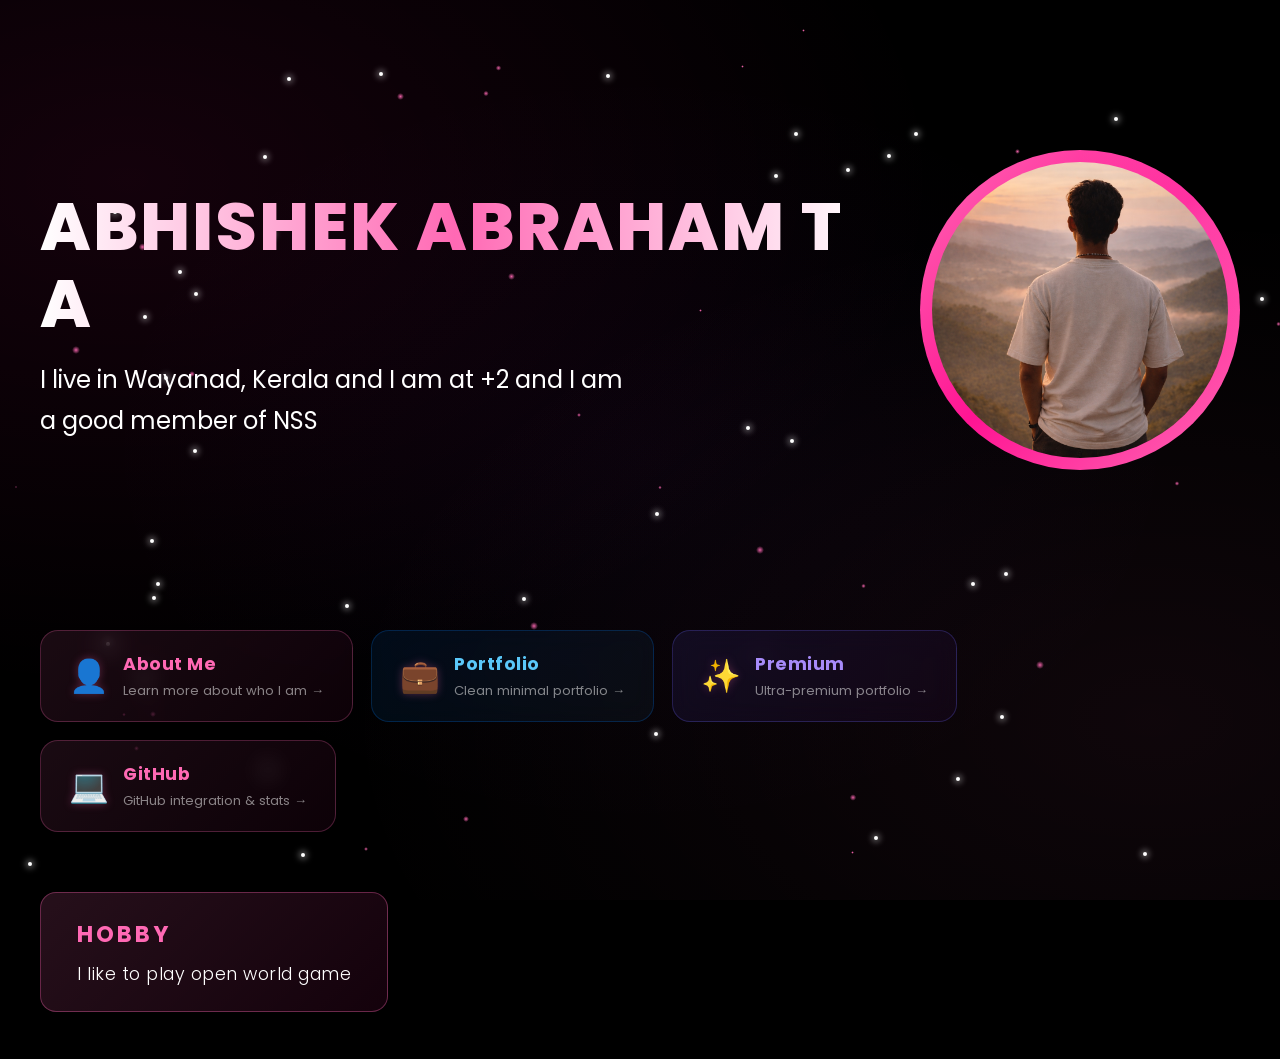
<file: index.html>
<!DOCTYPE html>
<html lang="en">
<head>
  <meta charset="UTF-8">
  <meta name="viewport" content="width=device-width, initial-scale=1.0">
  <title>Abhishek Abraham T A | Portfolio</title>

  <!-- Google Fonts -->
  <link rel="preconnect" href="https://fonts.googleapis.com">
  <link rel="preconnect" href="https://fonts.gstatic.com" crossorigin>
  <link href="https://fonts.googleapis.com/css2?family=Poppins:wght@300;400;600;700;800&display=swap" rel="stylesheet">

  <!-- CSS Files -->
  <link rel="stylesheet" href="assets/css/reset.css">
  <link rel="stylesheet" href="assets/css/animations.css">
  <link rel="stylesheet" href="assets/css/particles.css">
  <link rel="stylesheet" href="assets/css/layout.css">
</head>
<body>

  <!-- Background layers -->
  <div class="gradient-mesh"></div>
  <div class="particles-container"></div>

  <!-- Main content -->
  <div class="page-wrapper">

    <!-- Hero: Profile + Info -->
    <section class="hero">
      <!-- Profile photo in pink box (top-left) -->
      <div class="profile-box">
        <img src="assets/images/profile.png" alt="Abhishek Abraham T A">
      </div>

      <!-- Name and bio (right of photo) -->
      <div class="info-section">
        <h1 class="name">ABHISHEK ABRAHAM T A</h1>
        <p class="bio">
          I live in Wayanad, Kerala and I am at +2 and I am a good member of <a href="https://nss.gov.in" target="_blank" class="nss-link">NSS</a>
        </p>
      </div>
    </section>

    <!-- Navigation link boxes -->
    <section class="about-link-section">
      <a href="about.html" class="about-link-box">
        <div class="about-link-icon">&#x1F464;</div>
        <div class="about-link-content">
          <div class="about-link-title">About Me</div>
          <div class="about-link-subtitle">Learn more about who I am &rarr;</div>
        </div>
      </a>
      <a href="portfolio.html" class="about-link-box card-portfolio">
        <div class="about-link-icon">&#x1F4BC;</div>
        <div class="about-link-content">
          <div class="about-link-title">Portfolio</div>
          <div class="about-link-subtitle">Clean minimal portfolio &rarr;</div>
        </div>
      </a>
      <a href="premium.html" class="about-link-box card-premium">
        <div class="about-link-icon">&#x2728;</div>
        <div class="about-link-content">
          <div class="about-link-title">Premium</div>
          <div class="about-link-subtitle">Ultra-premium portfolio &rarr;</div>
        </div>
      </a>
      <a href="github.html" class="about-link-box card-github">
        <div class="about-link-icon">&#x1F4BB;</div>
        <div class="about-link-content">
          <div class="about-link-title">GitHub</div>
          <div class="about-link-subtitle">GitHub integration &amp; stats &rarr;</div>
        </div>
      </a>
    </section>

    <!-- Hobby box -->
    <section class="hobby-section">
      <div class="hobby-box">
        <div class="hobby-label">Hobby</div>
        <div class="hobby-text">I like to play open world game</div>
      </div>
    </section>

  </div>

  <!-- JavaScript -->
  <script src="assets/js/main.js"></script>

</body>
</html>
</file>
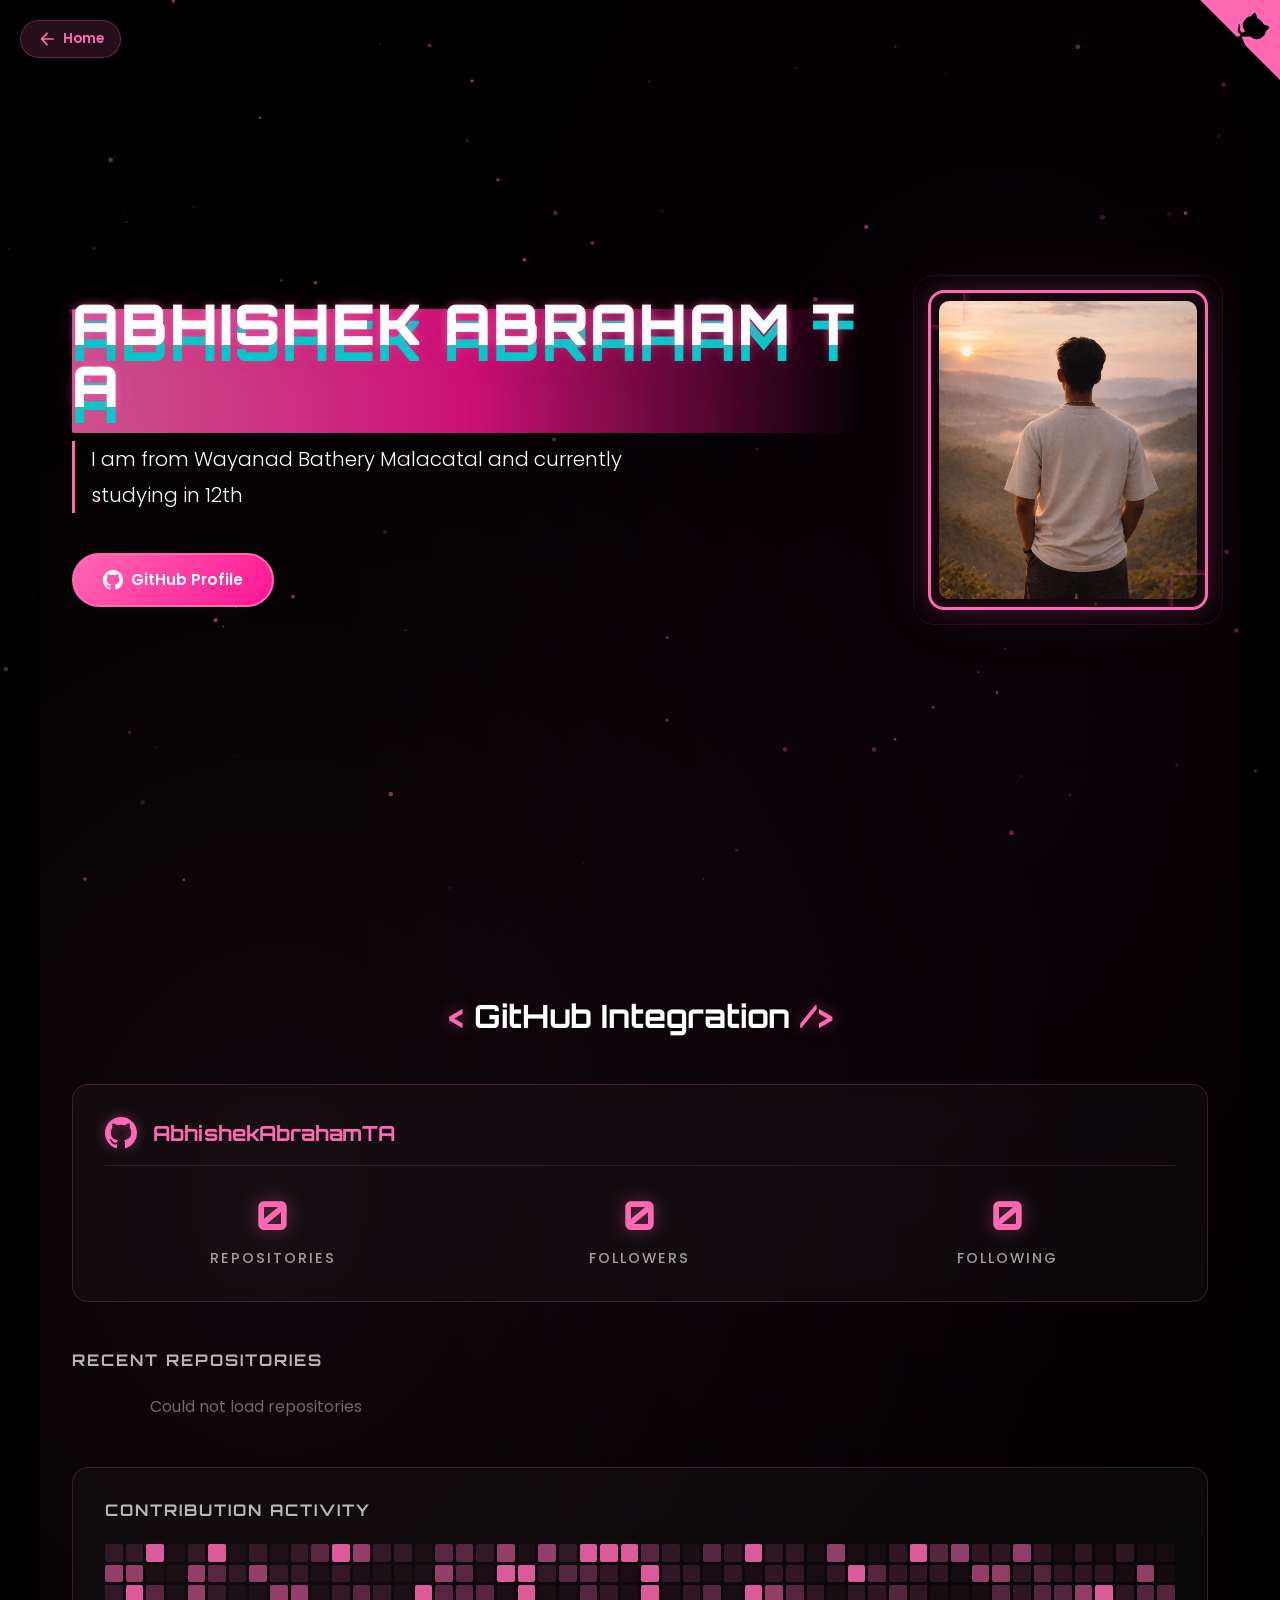
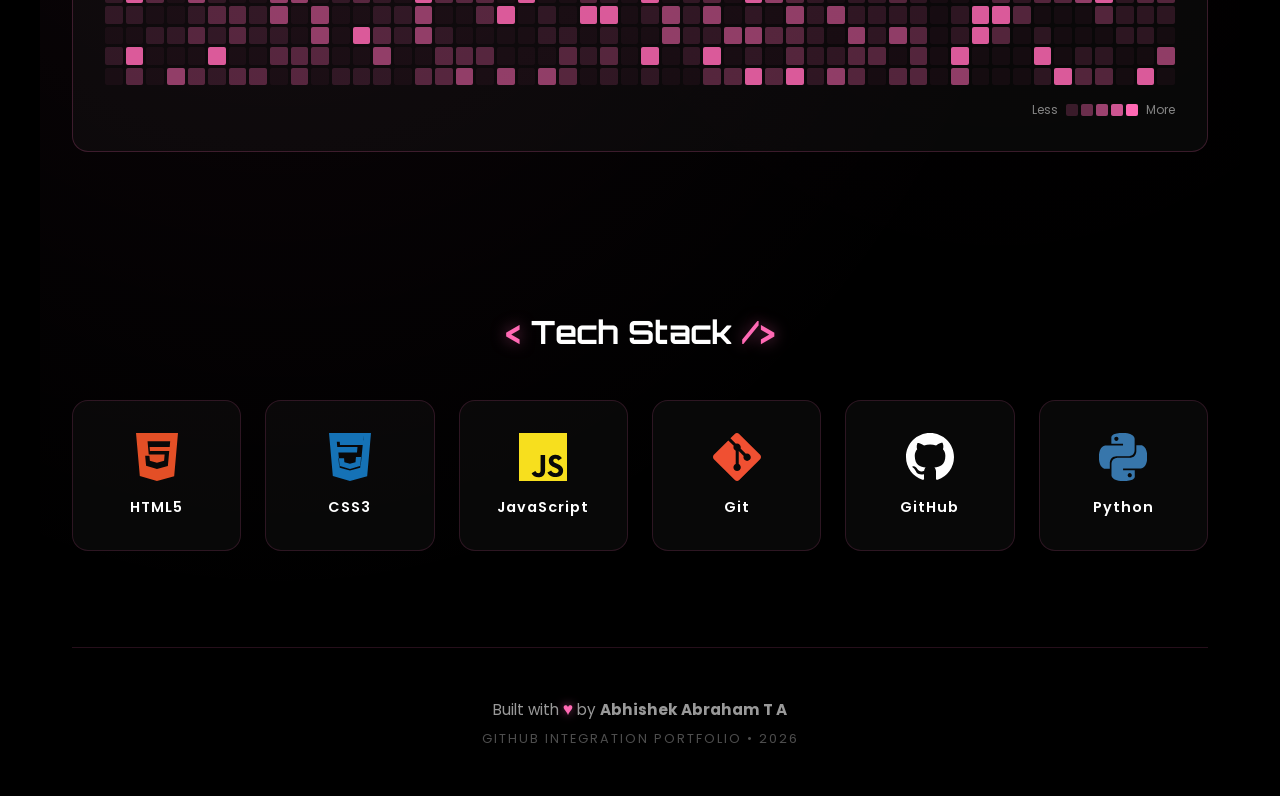
<file: github.html>
<!DOCTYPE html>
<html lang="en">
<head>
  <meta charset="UTF-8" />
  <meta name="viewport" content="width=device-width, initial-scale=1.0" />
  <title>Abhishek Abraham T A | GitHub Integration</title>
  <link rel="preconnect" href="https://fonts.googleapis.com" />
  <link rel="preconnect" href="https://fonts.gstatic.com" crossorigin />
  <link href="https://fonts.googleapis.com/css2?family=Poppins:wght@300;400;500;600;700;800;900&family=Orbitron:wght@400;500;600;700;800;900&display=swap" rel="stylesheet" />
  <link rel="stylesheet" href="assets/css/github-main.css" />
  <link rel="stylesheet" href="assets/css/github-pink.css" />
  <link rel="stylesheet" href="assets/css/github-animations.css" />
  <link rel="stylesheet" href="assets/css/github-responsive.css" />
</head>
<body>

  <!-- Animated Background Particles -->
  <canvas id="particles"></canvas>

  <!-- GitHub Corner Ribbon -->
  <a href="https://github.com/AbhishekAbrahamTA" class="github-corner" target="_blank" rel="noopener" aria-label="View on GitHub">
    <svg width="80" height="80" viewBox="0 0 250 250" aria-hidden="true">
      <path d="M0,0 L115,115 L130,115 L142,142 L250,250 L250,0 Z" fill="#ff69b4"></path>
      <path d="M128.3,109.0 C113.8,99.7 119.0,89.6 119.0,89.6 C122.0,82.7 120.5,78.6 120.5,78.6 C119.2,72.0 123.4,76.3 123.4,76.3 C127.3,80.9 125.5,87.3 125.5,87.3 C122.9,97.6 130.6,101.9 134.4,103.2" fill="currentColor" class="octo-arm" style="transform-origin: 130px 106px;"></path>
      <path d="M115.0,115.0 C114.9,115.1 118.7,116.5 119.8,115.4 L133.7,101.6 C136.9,99.2 139.9,98.4 142.2,98.6 C133.8,88.0 127.5,74.4 143.8,58.0 C148.5,53.4 154.0,51.2 159.7,51.0 C160.3,49.4 163.2,43.6 171.4,40.1 C171.4,40.1 176.1,42.5 178.8,56.2 C183.1,58.6 187.2,61.8 190.9,65.4 C194.5,69.0 197.7,73.2 200.1,77.6 C213.8,80.2 216.3,84.9 216.3,84.9 C212.7,93.1 206.9,96.0 205.4,96.6 C205.1,102.4 203.0,107.8 198.3,112.5 C181.9,128.9 168.3,122.5 157.7,114.1 C ## 157.9,116.9 156.7,120.9 152.7,124.9 L141.0,136.5 C139.8,137.7 141.6,141.9 141.8,141.8 Z" fill="currentColor" class="octo-body"></path>
    </svg>
  </a>

  <!-- Back to Home -->
  <a href="index.html" class="back-home" aria-label="Back to Home">
    <svg width="20" height="20" viewBox="0 0 24 24" fill="currentColor"><path d="M20 11H7.83l5.59-5.59L12 4l-8 8 8 8 1.41-1.41L7.83 13H20v-2z"/></svg>
    Home
  </a>

  <!-- Main Container -->
  <div class="container">

    <!-- Hero Section -->
    <section class="hero" id="hero">
      <div class="hero-content">
        <div class="hero-text">
          <h1 class="name glitch" data-text="Abhishek Abraham T A">Abhishek Abraham T A</h1>
          <p class="bio">I am from Wayanad Bathery Malacatal and currently studying in 12th</p>
          <div class="social-links">
            <a href="https://github.com/AbhishekAbrahamTA" target="_blank" rel="noopener" class="btn btn-github">
              <svg class="icon" viewBox="0 0 24 24" fill="currentColor"><path d="M12 0C5.37 0 0 5.37 0 12c0 5.31 3.435 9.795 8.205 11.385.6.105.825-.255.825-.57 0-.285-.015-1.23-.015-2.235-3.015.555-3.795-.735-4.035-1.41-.135-.345-.72-1.41-1.23-1.695-.42-.225-1.02-.78-.015-.795.945-.015 1.62.87 1.845 1.23 1.08 1.815 2.805 1.305 3.495.99.105-.78.42-1.305.765-1.605-2.67-.3-5.46-1.335-5.46-5.925 0-1.305.465-2.385 1.23-3.225-.12-.3-.54-1.53.12-3.18 0 0 1.005-.315 3.3 1.23.96-.27 1.98-.405 3-.405s2.04.135 3 .405c2.295-1.56 3.3-1.23 3.3-1.23.66 1.65.24 2.88.12 3.18.765.84 1.23 1.905 1.23 3.225 0 4.605-2.805 5.625-5.475 5.925.435.375.81 1.095.81 2.22 0 1.605-.015 2.895-.015 3.3 0 .315.225.69.825.57A12.02 12.02 0 0024 12c0-6.63-5.37-12-12-12z"/></svg>
              GitHub Profile
            </a>
          </div>
        </div>

        <div class="hero-photo">
          <div class="photo-frame">
            <img src="assets/images/profile.png" alt="Abhishek Abraham T A" class="profile-img" />
          </div>
        </div>
      </div>
    </section>

    <!-- GitHub Stats Section -->
    <section class="github-section" id="github">
      <h2 class="section-title">
        <span class="accent">&lt;</span> GitHub Integration <span class="accent">/&gt;</span>
      </h2>

      <div class="github-card" id="github-profile-card">
        <div class="card-header">
          <svg class="icon" viewBox="0 0 24 24" fill="currentColor"><path d="M12 0C5.37 0 0 5.37 0 12c0 5.31 3.435 9.795 8.205 11.385.6.105.825-.255.825-.57 0-.285-.015-1.23-.015-2.235-3.015.555-3.795-.735-4.035-1.41-.135-.345-.72-1.41-1.23-1.695-.42-.225-1.02-.78-.015-.795.945-.015 1.62.87 1.845 1.23 1.08 1.815 2.805 1.305 3.495.99.105-.78.42-1.305.765-1.605-2.67-.3-5.46-1.335-5.46-5.925 0-1.305.465-2.385 1.23-3.225-.12-.3-.54-1.53.12-3.18 0 0 1.005-.315 3.3 1.23.96-.27 1.98-.405 3-.405s2.04.135 3 .405c2.295-1.56 3.3-1.23 3.3-1.23.66 1.65.24 2.88.12 3.18.765.84 1.23 1.905 1.23 3.225 0 4.605-2.805 5.625-5.475 5.925.435.375.81 1.095.81 2.22 0 1.605-.015 2.895-.015 3.3 0 .315.225.69.825.57A12.02 12.02 0 0024 12c0-6.63-5.37-12-12-12z"/></svg>
          <h3>AbhishekAbrahamTA</h3>
        </div>
        <div class="card-body">
          <div class="stat-grid">
            <div class="stat-item">
              <span class="stat-number" id="repo-count">--</span>
              <span class="stat-label">Repositories</span>
            </div>
            <div class="stat-item">
              <span class="stat-number" id="follower-count">--</span>
              <span class="stat-label">Followers</span>
            </div>
            <div class="stat-item">
              <span class="stat-number" id="following-count">--</span>
              <span class="stat-label">Following</span>
            </div>
          </div>
        </div>
      </div>

      <!-- Repositories List -->
      <div class="repos-section">
        <h3 class="repos-title">Recent Repositories</h3>
        <div class="repos-grid" id="repos-grid">
          <!-- Populated by JS -->
        </div>
      </div>

      <!-- Contribution Graph -->
      <div class="contribution-graph">
        <h3 class="graph-title">Contribution Activity</h3>
        <div class="graph-grid" id="contribution-grid"></div>
        <div class="graph-legend">
          <span>Less</span>
          <div class="legend-boxes">
            <span class="legend-box" style="opacity: 0.2;"></span>
            <span class="legend-box" style="opacity: 0.4;"></span>
            <span class="legend-box" style="opacity: 0.6;"></span>
            <span class="legend-box" style="opacity: 0.8;"></span>
            <span class="legend-box" style="opacity: 1;"></span>
          </div>
          <span>More</span>
        </div>
      </div>
    </section>

    <!-- Skills Section -->
    <section class="skills-section" id="skills">
      <h2 class="section-title">
        <span class="accent">&lt;</span> Tech Stack <span class="accent">/&gt;</span>
      </h2>
      <div class="skills-grid">
        <div class="skill-card" data-skill="HTML">
          <div class="skill-icon">
            <svg viewBox="0 0 24 24" fill="#E34F26"><path d="M1.5 0h21l-1.91 21.563L11.977 24l-8.564-2.438L1.5 0zm7.031 9.75l-.232-2.718 10.059.003.071-.999.168-1.875H7.273l.6 6.65h7.939l-.267 3.077-3.554.96-3.55-.958-.228-2.565H6.09l.449 5.023L11.986 18l5.445-1.49.689-7.51H8.531z"/></svg>
          </div>
          <span>HTML5</span>
        </div>
        <div class="skill-card" data-skill="CSS">
          <div class="skill-icon">
            <svg viewBox="0 0 24 24" fill="#1572B6"><path d="M1.5 0h21l-1.91 21.563L11.977 24l-8.565-2.438L1.5 0zm17.09 4.413L5.41 4.41l.213 2.622 10.125.002-.255 2.716H6.19l.68 7.567 5.107 1.408.014-.004 5.102-1.408.452-5.288h-2.57l-.234 2.554-2.765.774-2.776-.784-.177-1.978h-2.8l.338 3.797 5.408 1.586h.028l5.358-1.569 1.006-10.44H7.003l-.208-2.392h12.004l.208-2.393z"/></svg>
          </div>
          <span>CSS3</span>
        </div>
        <div class="skill-card" data-skill="JavaScript">
          <div class="skill-icon">
            <svg viewBox="0 0 24 24" fill="#F7DF1E"><path d="M0 0h24v24H0V0zm22.034 18.276c-.175-1.095-.888-2.015-3.003-2.873-.736-.345-1.554-.585-1.797-1.14-.091-.33-.105-.51-.046-.705.15-.646.915-.84 1.515-.66.39.12.75.42.976.9 1.034-.676 1.034-.676 1.755-1.125-.27-.42-.405-.6-.586-.78-.63-.705-1.469-1.065-2.834-1.034l-.705.089c-.676.165-1.32.525-1.71 1.005-1.14 1.291-.811 3.541.569 4.471 1.365 1.02 3.361 1.244 3.616 2.205.24 1.17-.87 1.545-1.966 1.41-.811-.18-1.26-.586-1.755-1.336l-1.83 1.051c.21.48.45.689.81 1.109 1.74 1.756 6.09 1.666 6.871-1.004.029-.09.24-.705.074-1.65l.046.067zm-8.983-7.245h-2.248c0 1.938-.009 3.864-.009 5.805 0 1.232.063 2.363-.138 2.711-.33.689-1.18.601-1.566.48-.396-.196-.597-.466-.83-.855-.063-.105-.11-.196-.127-.196l-1.825 1.125c.305.63.75 1.172 1.324 1.517.855.51 2.004.675 3.207.405.783-.226 1.458-.691 1.811-1.411.51-.93.402-2.07.397-3.346.012-2.054 0-4.109 0-6.179l.004-.056z"/></svg>
          </div>
          <span>JavaScript</span>
        </div>
        <div class="skill-card" data-skill="Git">
          <div class="skill-icon">
            <svg viewBox="0 0 24 24" fill="#F05032"><path d="M23.546 10.93L13.067.452c-.604-.603-1.582-.603-2.188 0L8.708 2.627l2.76 2.76c.645-.215 1.379-.07 1.889.441.516.515.658 1.258.438 1.9l2.66 2.66c.645-.222 1.387-.078 1.9.435.721.72.721 1.884 0 2.604-.72.719-1.886.719-2.605 0-.538-.536-.67-1.32-.4-1.978l-2.48-2.48v6.53c.175.087.34.202.488.348.713.721.713 1.883 0 2.6-.719.721-1.889.721-2.609 0-.719-.719-.719-1.879 0-2.598.182-.18.387-.316.605-.406V8.835c-.217-.091-.424-.222-.6-.401-.545-.545-.676-1.342-.396-2.009L7.636 3.7.45 10.881c-.6.605-.6 1.584 0 2.189l10.48 10.477c.604.604 1.582.604 2.186 0l10.43-10.43c.605-.603.605-1.582 0-2.187"/></svg>
          </div>
          <span>Git</span>
        </div>
        <div class="skill-card" data-skill="GitHub">
          <div class="skill-icon">
            <svg viewBox="0 0 24 24" fill="#fff"><path d="M12 0C5.37 0 0 5.37 0 12c0 5.31 3.435 9.795 8.205 11.385.6.105.825-.255.825-.57 0-.285-.015-1.23-.015-2.235-3.015.555-3.795-.735-4.035-1.41-.135-.345-.72-1.41-1.23-1.695-.42-.225-1.02-.78-.015-.795.945-.015 1.62.87 1.845 1.23 1.08 1.815 2.805 1.305 3.495.99.105-.78.42-1.305.765-1.605-2.67-.3-5.46-1.335-5.46-5.925 0-1.305.465-2.385 1.23-3.225-.12-.3-.54-1.53.12-3.18 0 0 1.005-.315 3.3 1.23.96-.27 1.98-.405 3-.405s2.04.135 3 .405c2.295-1.56 3.3-1.23 3.3-1.23.66 1.65.24 2.88.12 3.18.765.84 1.23 1.905 1.23 3.225 0 4.605-2.805 5.625-5.475 5.925.435.375.81 1.095.81 2.22 0 1.605-.015 2.895-.015 3.3 0 .315.225.69.825.57A12.02 12.02 0 0024 12c0-6.63-5.37-12-12-12z"/></svg>
          </div>
          <span>GitHub</span>
        </div>
        <div class="skill-card" data-skill="Python">
          <div class="skill-icon">
            <svg viewBox="0 0 24 24" fill="#3776AB"><path d="M14.25.18l.9.2.73.26.59.3.45.32.34.34.25.34.16.33.1.3.04.26.02.2-.01.13V8.5l-.05.63-.13.55-.21.46-.26.38-.3.31-.33.25-.35.19-.35.14-.33.1-.3.07-.26.04-.21.02H8.77l-.69.05-.59.14-.5.22-.41.27-.33.32-.27.35-.2.36-.15.37-.1.35-.07.32-.04.27-.02.21v3.06H3.17l-.21-.03-.28-.07-.32-.12-.35-.18-.36-.26-.36-.36-.35-.46-.32-.59-.28-.73-.21-.88-.14-1.05-.05-1.23.06-1.22.16-1.04.24-.87.32-.71.36-.57.4-.44.42-.33.42-.24.4-.16.36-.1.32-.05.24-.01h.16l.06.01h8.16v-.83H6.18l-.01-2.75-.02-.37.05-.34.11-.31.17-.28.25-.26.31-.23.38-.2.44-.18.51-.15.58-.12.64-.1.71-.06.77-.04.84-.02 1.27.05zm-6.3 1.98l-.23.33-.08.41.08.41.23.34.33.22.41.09.41-.09.33-.22.23-.34.08-.41-.08-.41-.23-.33-.33-.22-.41-.09-.41.09-.33.22zM21.1 6.11l.28.06.32.12.35.18.36.27.36.35.35.47.32.59.28.73.21.89.14 1.04.05 1.23-.06 1.23-.16 1.04-.24.86-.32.71-.36.57-.4.45-.42.33-.42.24-.4.16-.36.09-.32.05-.24.02-.16-.01h-8.22v.82h5.84l.01 2.76.02.36-.05.34-.11.31-.17.29-.25.25-.31.24-.38.2-.44.17-.51.15-.58.13-.64.09-.71.07-.77.04-.84.01-1.27-.04-1.07-.14-.9-.2-.73-.25-.59-.3-.45-.33-.34-.34-.25-.34-.16-.33-.1-.3-.04-.25-.02-.2.01-.13v-5.34l.05-.64.13-.54.21-.46.26-.38.3-.32.33-.24.35-.2.35-.14.33-.1.3-.06.26-.04.21-.02.13-.01h5.84l.69-.05.59-.14.5-.21.41-.28.33-.32.27-.35.2-.36.15-.36.1-.35.07-.32.04-.28.02-.21V6.07h2.09l.14.01.21.03zm-6.47 14.25l-.23.33-.08.41.08.41.23.33.33.23.41.08.41-.08.33-.23.23-.33.08-.41-.08-.41-.23-.33-.33-.23-.41-.08-.41.08-.33.23z"/></svg>
          </div>
          <span>Python</span>
        </div>
      </div>
    </section>

    <!-- Footer -->
    <footer class="footer">
      <div class="footer-content">
        <p>Built with <span class="heart">&hearts;</span> by <strong>Abhishek Abraham T A</strong></p>
        <p class="footer-sub">GitHub Integration Portfolio &bull; 2026</p>
      </div>
    </footer>

  </div>

  <script src="assets/js/github.js"></script>
</body>
</html>
</file>
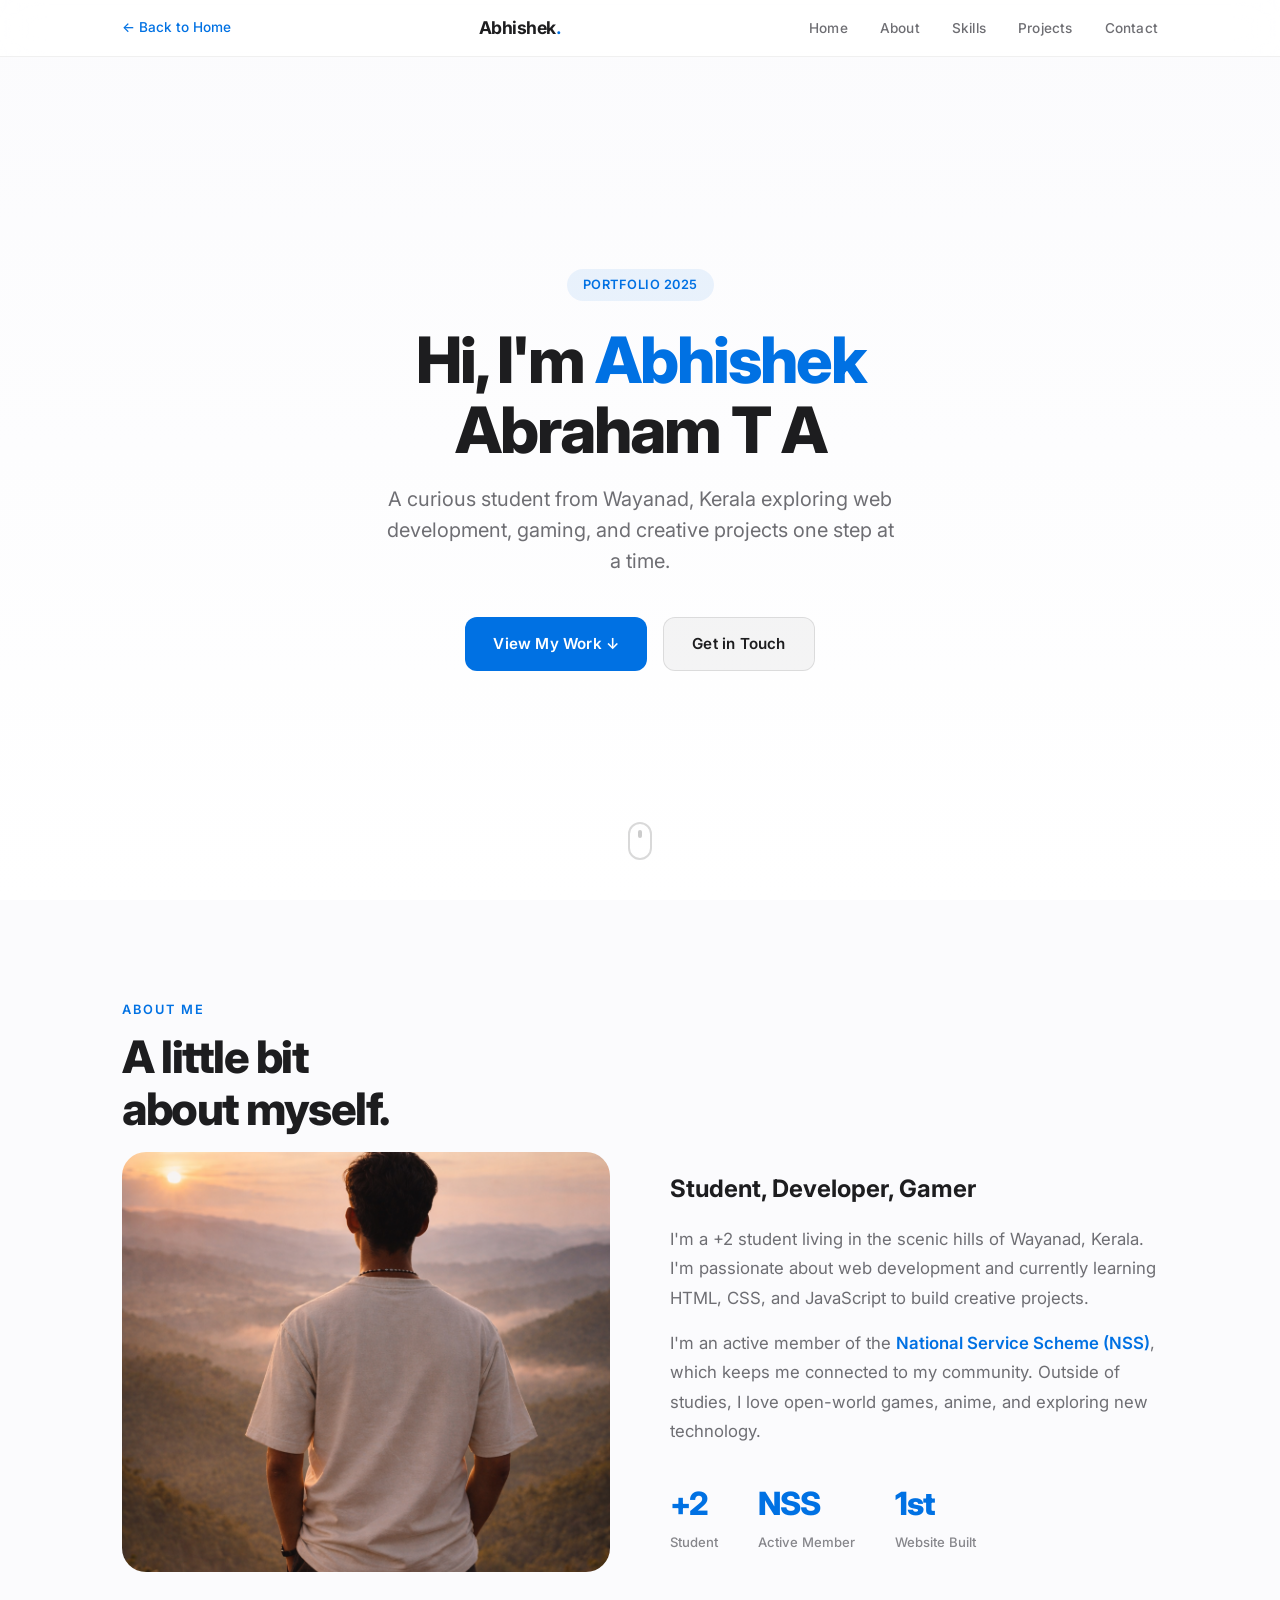
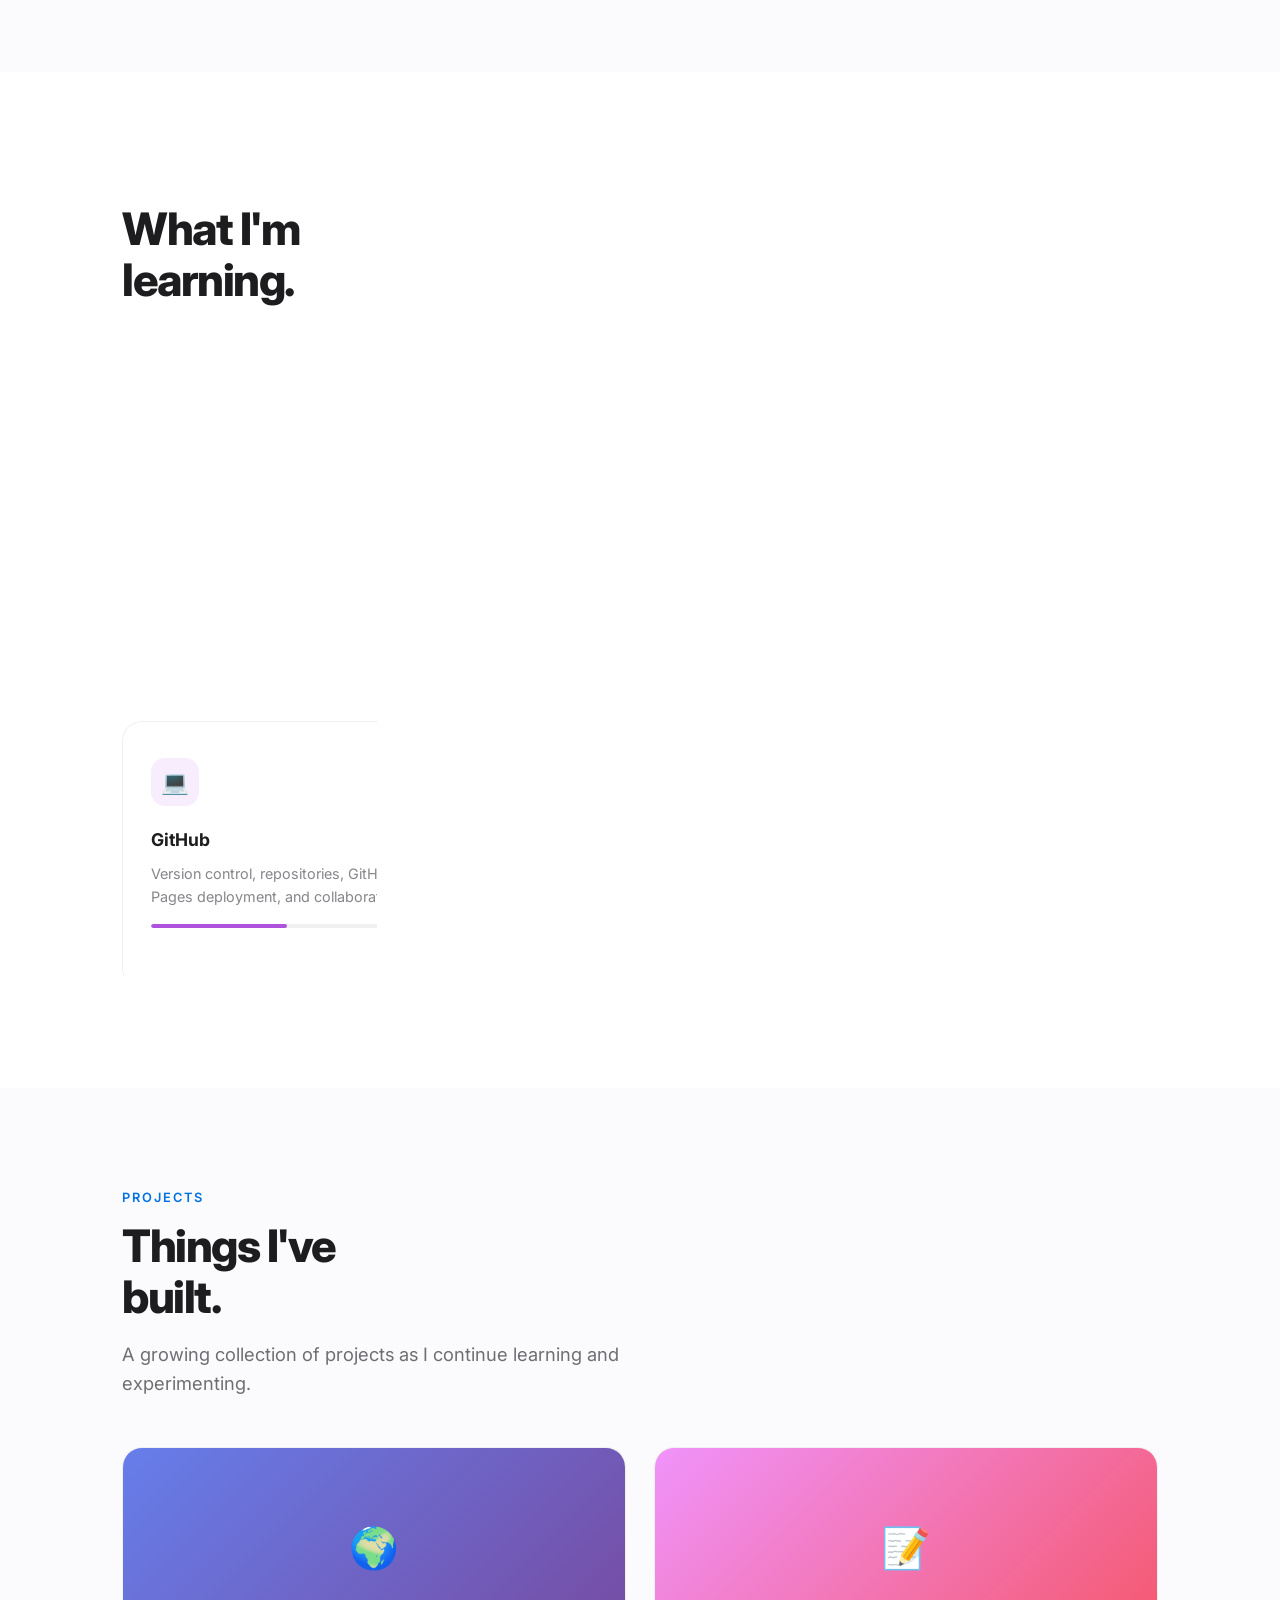
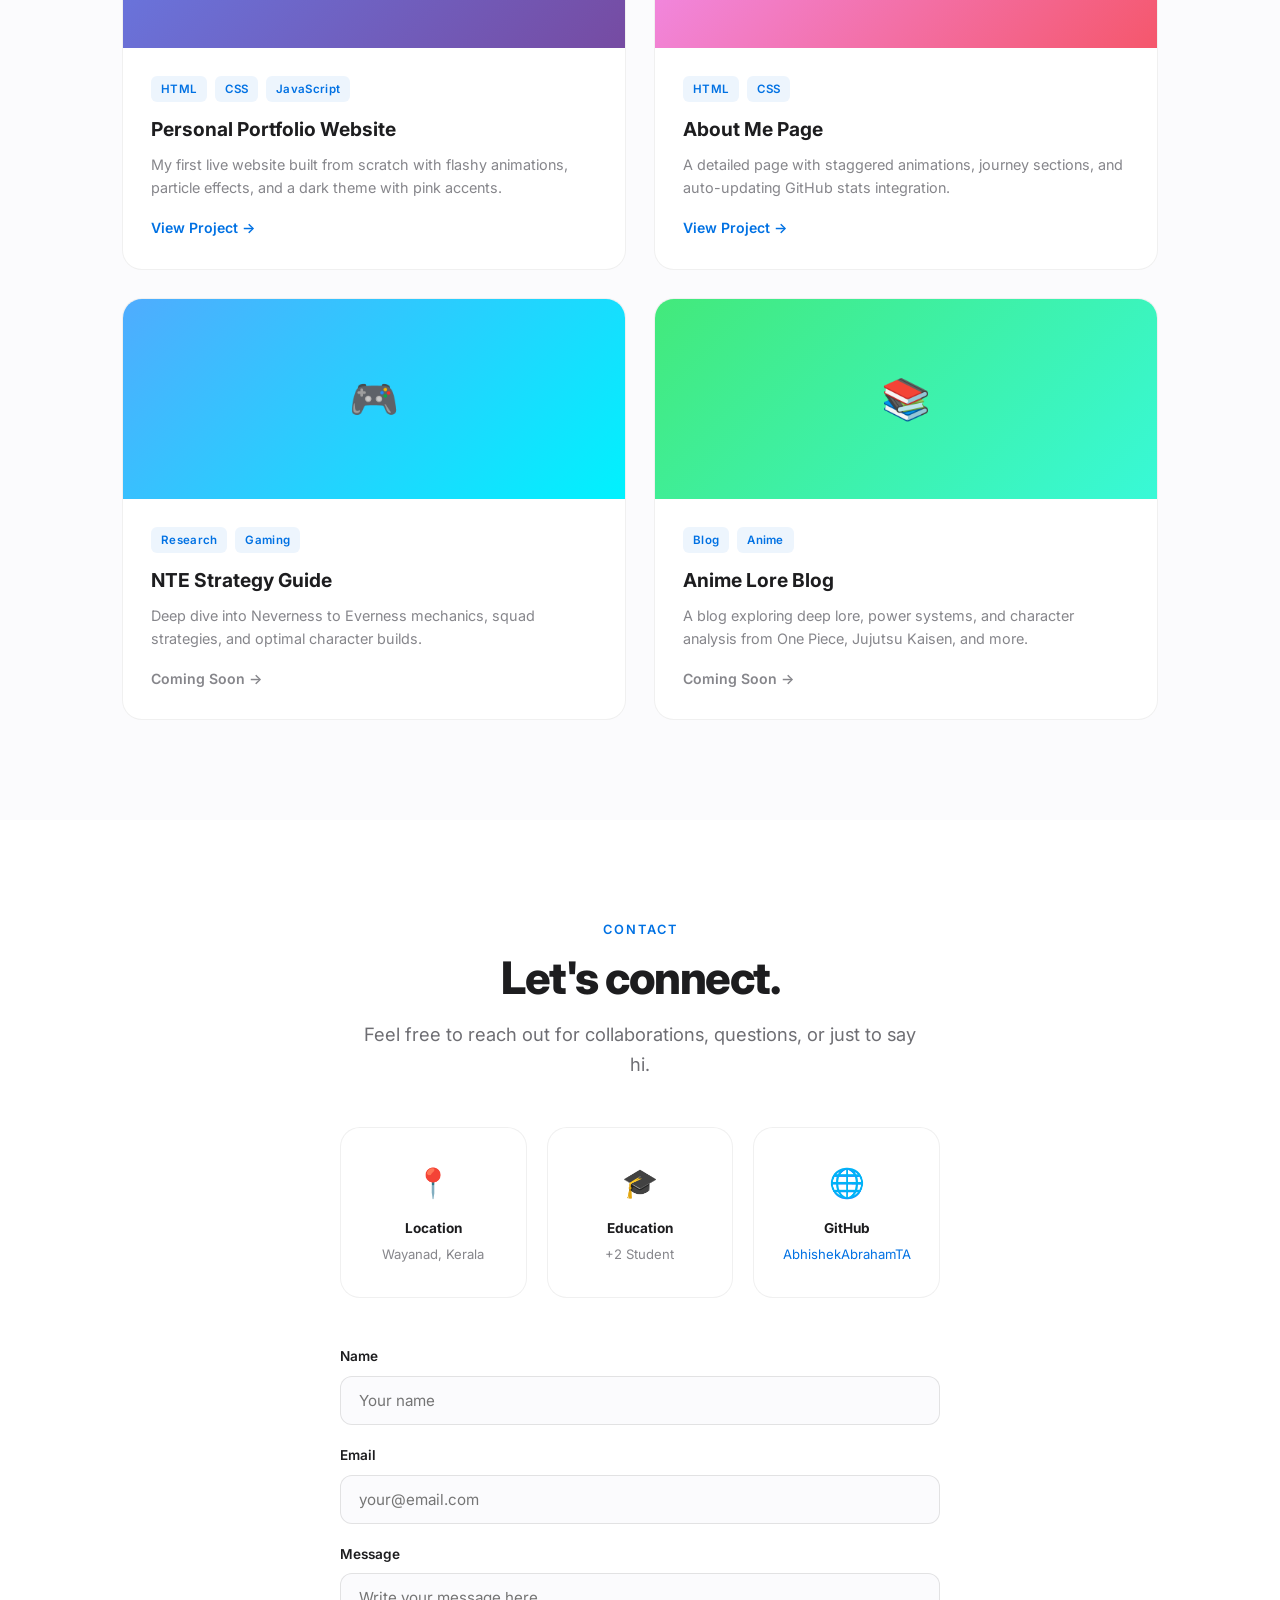
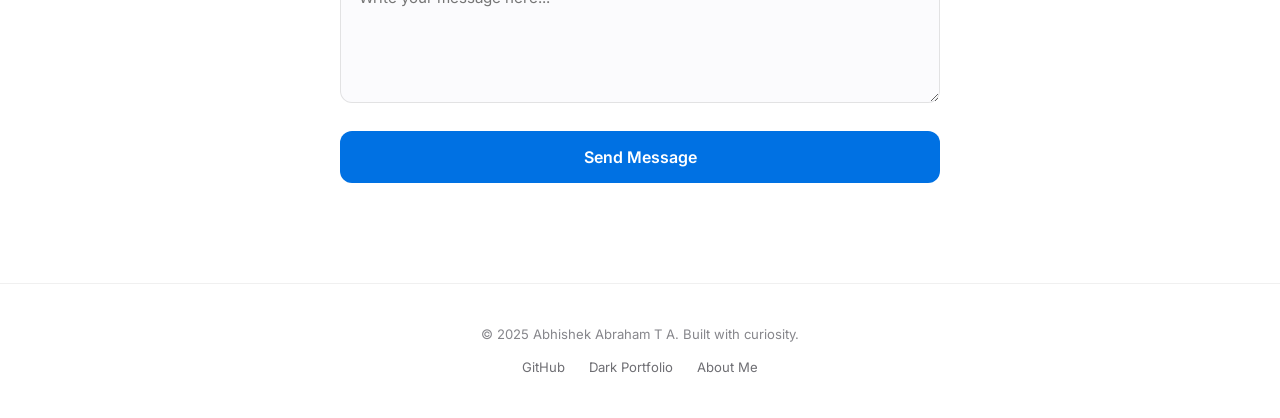
<file: portfolio.html>
<!DOCTYPE html>
<html lang="en">
<head>
  <meta charset="UTF-8">
  <meta name="viewport" content="width=device-width, initial-scale=1.0">
  <title>Portfolio | Abhishek Abraham T A</title>
  <link rel="preconnect" href="https://fonts.googleapis.com">
  <link rel="preconnect" href="https://fonts.gstatic.com" crossorigin>
  <link href="https://fonts.googleapis.com/css2?family=Inter:wght@300;400;500;600;700;800&display=swap" rel="stylesheet">
  <style>
    /* ===== Reset & Base ===== */
    *, *::before, *::after { margin: 0; padding: 0; box-sizing: border-box; }
    html { scroll-behavior: smooth; font-size: 16px; }
    body {
      font-family: 'Inter', -apple-system, BlinkMacSystemFont, 'Segoe UI', sans-serif;
      color: #1d1d1f;
      background: #fff;
      line-height: 1.6;
      -webkit-font-smoothing: antialiased;
      overflow-x: hidden;
    }
    a { text-decoration: none; color: inherit; }
    img { max-width: 100%; display: block; }

    /* ===== Scroll-triggered animations ===== */
    .reveal {
      opacity: 0;
      transform: translateY(40px);
      transition: opacity 0.8s ease, transform 0.8s ease;
    }
    .reveal.visible {
      opacity: 1;
      transform: translateY(0);
    }
    .reveal-left {
      opacity: 0;
      transform: translateX(-60px);
      transition: opacity 0.8s ease, transform 0.8s ease;
    }
    .reveal-left.visible {
      opacity: 1;
      transform: translateX(0);
    }
    .reveal-right {
      opacity: 0;
      transform: translateX(60px);
      transition: opacity 0.8s ease, transform 0.8s ease;
    }
    .reveal-right.visible {
      opacity: 1;
      transform: translateX(0);
    }

    /* ===== Navigation ===== */
    .navbar {
      position: fixed;
      top: 0;
      left: 0;
      right: 0;
      z-index: 1000;
      background: rgba(255, 255, 255, 0.82);
      backdrop-filter: blur(20px);
      -webkit-backdrop-filter: blur(20px);
      border-bottom: 1px solid rgba(0, 0, 0, 0.06);
      transition: box-shadow 0.3s ease;
    }
    .navbar.scrolled {
      box-shadow: 0 1px 12px rgba(0, 0, 0, 0.08);
    }
    .nav-inner {
      max-width: 1100px;
      margin: 0 auto;
      padding: 0 32px;
      height: 56px;
      display: flex;
      align-items: center;
      justify-content: space-between;
    }
    .nav-logo {
      font-size: 1.1rem;
      font-weight: 700;
      letter-spacing: -0.5px;
      color: #1d1d1f;
    }
    .nav-logo span { color: #0071e3; }
    .nav-links { display: flex; gap: 32px; list-style: none; }
    .nav-links a {
      font-size: 0.85rem;
      font-weight: 500;
      color: #6e6e73;
      transition: color 0.3s ease;
      letter-spacing: 0.2px;
    }
    .nav-links a:hover { color: #0071e3; }
    .nav-back {
      font-size: 0.85rem;
      font-weight: 500;
      color: #0071e3;
      transition: opacity 0.3s ease;
    }
    .nav-back:hover { opacity: 0.7; }
    .nav-hamburger {
      display: none;
      flex-direction: column;
      gap: 5px;
      cursor: pointer;
      padding: 4px;
    }
    .nav-hamburger span {
      width: 22px;
      height: 2px;
      background: #1d1d1f;
      border-radius: 2px;
      transition: all 0.3s ease;
    }

    /* ===== Hero Section ===== */
    .hero {
      min-height: 100vh;
      display: flex;
      align-items: center;
      justify-content: center;
      text-align: center;
      padding: 120px 32px 80px;
      background: linear-gradient(180deg, #fbfbfd 0%, #fff 100%);
      position: relative;
    }
    .hero-content { max-width: 720px; }
    .hero-badge {
      display: inline-block;
      padding: 6px 16px;
      background: rgba(0, 113, 227, 0.08);
      border-radius: 20px;
      font-size: 0.8rem;
      font-weight: 600;
      color: #0071e3;
      letter-spacing: 0.5px;
      margin-bottom: 24px;
      opacity: 0;
      animation: fade-in 0.8s ease 0.2s forwards;
    }
    .hero h1 {
      font-size: 4rem;
      font-weight: 800;
      letter-spacing: -2px;
      line-height: 1.08;
      color: #1d1d1f;
      margin-bottom: 20px;
      opacity: 0;
      animation: fade-in-up 0.8s ease 0.4s forwards;
    }
    .hero h1 .accent { color: #0071e3; }
    .hero p {
      font-size: 1.25rem;
      font-weight: 400;
      color: #6e6e73;
      max-width: 520px;
      margin: 0 auto 40px;
      line-height: 1.55;
      opacity: 0;
      animation: fade-in-up 0.8s ease 0.6s forwards;
    }
    .hero-buttons {
      display: flex;
      gap: 16px;
      justify-content: center;
      flex-wrap: wrap;
      opacity: 0;
      animation: fade-in-up 0.8s ease 0.8s forwards;
    }
    .btn {
      display: inline-flex;
      align-items: center;
      gap: 8px;
      padding: 14px 28px;
      border-radius: 12px;
      font-size: 0.95rem;
      font-weight: 600;
      cursor: pointer;
      transition: all 0.3s ease;
      border: none;
      letter-spacing: 0.2px;
    }
    .btn-primary {
      background: #0071e3;
      color: #fff;
    }
    .btn-primary:hover {
      background: #0062c4;
      transform: translateY(-2px);
      box-shadow: 0 8px 24px rgba(0, 113, 227, 0.25);
    }
    .btn-secondary {
      background: rgba(0, 0, 0, 0.04);
      color: #1d1d1f;
      border: 1px solid rgba(0, 0, 0, 0.1);
    }
    .btn-secondary:hover {
      background: rgba(0, 0, 0, 0.08);
      transform: translateY(-2px);
    }
    .hero-scroll {
      position: absolute;
      bottom: 40px;
      left: 50%;
      transform: translateX(-50%);
      opacity: 0;
      animation: fade-in 0.8s ease 1.2s forwards, bounce 2s ease-in-out 2s infinite;
    }
    .hero-scroll span {
      display: block;
      width: 24px;
      height: 38px;
      border: 2px solid rgba(0, 0, 0, 0.15);
      border-radius: 12px;
      position: relative;
    }
    .hero-scroll span::after {
      content: '';
      position: absolute;
      top: 6px;
      left: 50%;
      transform: translateX(-50%);
      width: 4px;
      height: 8px;
      background: rgba(0, 0, 0, 0.2);
      border-radius: 2px;
      animation: scroll-dot 2s ease-in-out infinite;
    }

    /* ===== Section Layout ===== */
    .section {
      padding: 100px 32px;
      max-width: 1100px;
      margin: 0 auto;
    }
    .section-alt {
      background: #fbfbfd;
    }
    .section-alt .section {
      max-width: 1100px;
      margin: 0 auto;
    }
    .section-label {
      font-size: 0.8rem;
      font-weight: 600;
      color: #0071e3;
      text-transform: uppercase;
      letter-spacing: 2px;
      margin-bottom: 12px;
    }
    .section-title {
      font-size: 2.8rem;
      font-weight: 800;
      letter-spacing: -1.5px;
      color: #1d1d1f;
      margin-bottom: 16px;
      line-height: 1.15;
    }
    .section-subtitle {
      font-size: 1.15rem;
      color: #6e6e73;
      max-width: 560px;
      line-height: 1.6;
      margin-bottom: 48px;
    }

    /* ===== About Section ===== */
    .about-grid {
      display: grid;
      grid-template-columns: 1fr 1fr;
      gap: 60px;
      align-items: center;
    }
    .about-image {
      width: 100%;
      height: 420px;
      border-radius: 24px;
      overflow: hidden;
      position: relative;
    }
    .about-image img {
      width: 100%;
      height: 100%;
      object-fit: cover;
    }
    .about-image-placeholder {
      width: 100%;
      height: 100%;
      background: linear-gradient(135deg, #f5f5f7 0%, #e8e8ed 100%);
      display: flex;
      align-items: center;
      justify-content: center;
      font-size: 3rem;
      border-radius: 24px;
    }
    .about-text h3 {
      font-size: 1.5rem;
      font-weight: 700;
      margin-bottom: 16px;
      color: #1d1d1f;
    }
    .about-text p {
      font-size: 1.05rem;
      color: #6e6e73;
      line-height: 1.75;
      margin-bottom: 16px;
    }
    .about-stats {
      display: flex;
      gap: 40px;
      margin-top: 32px;
    }
    .stat-item {
      text-align: left;
    }
    .stat-number {
      font-size: 2rem;
      font-weight: 800;
      color: #0071e3;
      letter-spacing: -1px;
    }
    .stat-label {
      font-size: 0.82rem;
      color: #86868b;
      font-weight: 500;
      margin-top: 2px;
    }

    /* ===== Skills Section ===== */
    .skills-grid {
      display: grid;
      grid-template-columns: repeat(3, 1fr);
      gap: 24px;
    }
    .skill-card {
      background: #fff;
      border: 1px solid rgba(0, 0, 0, 0.06);
      border-radius: 20px;
      padding: 36px 28px;
      transition: all 0.4s ease;
      position: relative;
      overflow: hidden;
    }
    .skill-card::before {
      content: '';
      position: absolute;
      top: 0;
      left: 0;
      right: 0;
      height: 3px;
      background: linear-gradient(90deg, #0071e3, #34c759);
      transform: scaleX(0);
      transform-origin: left;
      transition: transform 0.4s ease;
    }
    .skill-card:hover::before {
      transform: scaleX(1);
    }
    .skill-card:hover {
      transform: translateY(-6px);
      box-shadow: 0 12px 40px rgba(0, 0, 0, 0.08);
      border-color: transparent;
    }
    .skill-icon {
      width: 48px;
      height: 48px;
      border-radius: 14px;
      display: flex;
      align-items: center;
      justify-content: center;
      font-size: 1.4rem;
      margin-bottom: 20px;
    }
    .skill-icon-blue { background: rgba(0, 113, 227, 0.1); color: #0071e3; }
    .skill-icon-green { background: rgba(52, 199, 89, 0.1); color: #34c759; }
    .skill-icon-orange { background: rgba(255, 149, 0, 0.1); color: #ff9500; }
    .skill-icon-purple { background: rgba(175, 82, 222, 0.1); color: #af52de; }
    .skill-icon-red { background: rgba(255, 59, 48, 0.1); color: #ff3b30; }
    .skill-icon-teal { background: rgba(90, 200, 250, 0.1); color: #5ac8fa; }
    .skill-card h3 {
      font-size: 1.1rem;
      font-weight: 700;
      margin-bottom: 8px;
      color: #1d1d1f;
    }
    .skill-card p {
      font-size: 0.9rem;
      color: #86868b;
      line-height: 1.6;
    }
    .skill-bar-track {
      width: 100%;
      height: 4px;
      background: rgba(0, 0, 0, 0.06);
      border-radius: 2px;
      margin-top: 16px;
      overflow: hidden;
    }
    .skill-bar-fill {
      height: 100%;
      border-radius: 2px;
      width: 0;
      transition: width 1.2s ease;
    }
    .skill-card.visible .skill-bar-fill {
      width: var(--fill);
    }
    .fill-blue { background: #0071e3; }
    .fill-green { background: #34c759; }
    .fill-orange { background: #ff9500; }
    .fill-purple { background: #af52de; }
    .fill-red { background: #ff3b30; }
    .fill-teal { background: #5ac8fa; }

    /* ===== Projects Section ===== */
    .projects-grid {
      display: grid;
      grid-template-columns: repeat(2, 1fr);
      gap: 28px;
    }
    .project-card {
      background: #fff;
      border: 1px solid rgba(0, 0, 0, 0.06);
      border-radius: 20px;
      overflow: hidden;
      transition: all 0.4s ease;
    }
    .project-card:hover {
      transform: translateY(-6px);
      box-shadow: 0 16px 48px rgba(0, 0, 0, 0.1);
    }
    .project-thumbnail {
      height: 200px;
      position: relative;
      overflow: hidden;
    }
    .project-thumbnail-bg {
      width: 100%;
      height: 100%;
      display: flex;
      align-items: center;
      justify-content: center;
      font-size: 2.5rem;
      transition: transform 0.6s ease;
    }
    .project-card:hover .project-thumbnail-bg {
      transform: scale(1.05);
    }
    .pt-1 { background: linear-gradient(135deg, #667eea, #764ba2); }
    .pt-2 { background: linear-gradient(135deg, #f093fb, #f5576c); }
    .pt-3 { background: linear-gradient(135deg, #4facfe, #00f2fe); }
    .pt-4 { background: linear-gradient(135deg, #43e97b, #38f9d7); }
    .project-info {
      padding: 28px;
    }
    .project-tags {
      display: flex;
      gap: 8px;
      flex-wrap: wrap;
      margin-bottom: 12px;
    }
    .project-tag {
      font-size: 0.72rem;
      font-weight: 600;
      padding: 4px 10px;
      border-radius: 6px;
      background: rgba(0, 113, 227, 0.07);
      color: #0071e3;
      letter-spacing: 0.3px;
    }
    .project-info h3 {
      font-size: 1.2rem;
      font-weight: 700;
      color: #1d1d1f;
      margin-bottom: 8px;
    }
    .project-info p {
      font-size: 0.9rem;
      color: #86868b;
      line-height: 1.6;
      margin-bottom: 16px;
    }
    .project-link {
      font-size: 0.88rem;
      font-weight: 600;
      color: #0071e3;
      display: inline-flex;
      align-items: center;
      gap: 6px;
      transition: gap 0.3s ease;
    }
    .project-link:hover { gap: 10px; }

    /* ===== Contact Section ===== */
    .contact-wrapper {
      text-align: center;
      max-width: 600px;
      margin: 0 auto;
    }
    .contact-cards {
      display: grid;
      grid-template-columns: repeat(3, 1fr);
      gap: 20px;
      margin-top: 40px;
      margin-bottom: 48px;
    }
    .contact-card {
      padding: 32px 20px;
      background: #fff;
      border: 1px solid rgba(0, 0, 0, 0.06);
      border-radius: 20px;
      transition: all 0.3s ease;
    }
    .contact-card:hover {
      transform: translateY(-4px);
      box-shadow: 0 8px 28px rgba(0, 0, 0, 0.08);
      border-color: transparent;
    }
    .contact-icon {
      font-size: 1.8rem;
      margin-bottom: 12px;
    }
    .contact-card h4 {
      font-size: 0.85rem;
      font-weight: 700;
      color: #1d1d1f;
      margin-bottom: 4px;
    }
    .contact-card p {
      font-size: 0.82rem;
      color: #86868b;
    }
    .contact-form {
      text-align: left;
    }
    .form-group {
      margin-bottom: 20px;
    }
    .form-group label {
      display: block;
      font-size: 0.85rem;
      font-weight: 600;
      color: #1d1d1f;
      margin-bottom: 8px;
    }
    .form-group input,
    .form-group textarea {
      width: 100%;
      padding: 14px 18px;
      border: 1px solid rgba(0, 0, 0, 0.1);
      border-radius: 12px;
      font-family: 'Inter', sans-serif;
      font-size: 0.95rem;
      color: #1d1d1f;
      background: #fbfbfd;
      transition: all 0.3s ease;
      outline: none;
    }
    .form-group input:focus,
    .form-group textarea:focus {
      border-color: #0071e3;
      box-shadow: 0 0 0 3px rgba(0, 113, 227, 0.1);
      background: #fff;
    }
    .form-group textarea {
      min-height: 130px;
      resize: vertical;
    }
    .form-submit {
      width: 100%;
      padding: 16px;
      background: #0071e3;
      color: #fff;
      border: none;
      border-radius: 12px;
      font-family: 'Inter', sans-serif;
      font-size: 1rem;
      font-weight: 600;
      cursor: pointer;
      transition: all 0.3s ease;
    }
    .form-submit:hover {
      background: #0062c4;
      transform: translateY(-2px);
      box-shadow: 0 8px 24px rgba(0, 113, 227, 0.25);
    }

    /* ===== Footer ===== */
    .footer {
      padding: 40px 32px;
      text-align: center;
      border-top: 1px solid rgba(0, 0, 0, 0.06);
    }
    .footer p {
      font-size: 0.82rem;
      color: #86868b;
    }
    .footer-links {
      display: flex;
      justify-content: center;
      gap: 24px;
      margin-top: 12px;
    }
    .footer-links a {
      font-size: 0.82rem;
      color: #6e6e73;
      transition: color 0.3s ease;
    }
    .footer-links a:hover { color: #0071e3; }

    /* ===== Keyframes ===== */
    @keyframes fade-in {
      from { opacity: 0; }
      to { opacity: 1; }
    }
    @keyframes fade-in-up {
      from { opacity: 0; transform: translateY(30px); }
      to { opacity: 1; transform: translateY(0); }
    }
    @keyframes bounce {
      0%, 100% { transform: translateX(-50%) translateY(0); }
      50% { transform: translateX(-50%) translateY(8px); }
    }
    @keyframes scroll-dot {
      0%, 100% { opacity: 0.3; transform: translateX(-50%) translateY(0); }
      50% { opacity: 1; transform: translateX(-50%) translateY(6px); }
    }

    /* ===== Responsive ===== */
    @media (max-width: 900px) {
      .hero h1 { font-size: 3rem; }
      .about-grid { grid-template-columns: 1fr; gap: 40px; }
      .skills-grid { grid-template-columns: repeat(2, 1fr); }
      .projects-grid { grid-template-columns: 1fr; }
      .contact-cards { grid-template-columns: 1fr; }
      .section-title { font-size: 2.2rem; }
    }
    @media (max-width: 600px) {
      .nav-links { display: none; }
      .nav-hamburger { display: flex; }
      .nav-links.open {
        display: flex;
        flex-direction: column;
        position: absolute;
        top: 56px;
        left: 0;
        right: 0;
        background: rgba(255, 255, 255, 0.98);
        backdrop-filter: blur(20px);
        padding: 20px 32px;
        gap: 16px;
        border-bottom: 1px solid rgba(0, 0, 0, 0.06);
      }
      .hero { padding: 100px 20px 60px; min-height: auto; }
      .hero h1 { font-size: 2.2rem; letter-spacing: -1px; }
      .hero p { font-size: 1.05rem; }
      .section { padding: 60px 20px; }
      .skills-grid { grid-template-columns: 1fr; }
      .about-stats { gap: 24px; }
      .about-image { height: 280px; }
      .section-title { font-size: 1.8rem; }
    }
  </style>
</head>
<body>

  <!-- Navigation -->
  <nav class="navbar" id="navbar">
    <div class="nav-inner">
      <a href="index.html" class="nav-back">&larr; Back to Home</a>
      <div class="nav-logo">Abhishek<span>.</span></div>
      <ul class="nav-links" id="navLinks">
        <li><a href="#hero">Home</a></li>
        <li><a href="#about">About</a></li>
        <li><a href="#skills">Skills</a></li>
        <li><a href="#projects">Projects</a></li>
        <li><a href="#contact">Contact</a></li>
      </ul>
      <div class="nav-hamburger" id="hamburger" onclick="document.getElementById('navLinks').classList.toggle('open')">
        <span></span><span></span><span></span>
      </div>
    </div>
  </nav>

  <!-- Hero Section -->
  <section class="hero" id="hero">
    <div class="hero-content">
      <div class="hero-badge">PORTFOLIO 2025</div>
      <h1>Hi, I'm <span class="accent">Abhishek</span><br>Abraham T A</h1>
      <p>A curious student from Wayanad, Kerala exploring web development, gaming, and creative projects one step at a time.</p>
      <div class="hero-buttons">
        <a href="#projects" class="btn btn-primary">View My Work &darr;</a>
        <a href="#contact" class="btn btn-secondary">Get in Touch</a>
      </div>
    </div>
    <div class="hero-scroll"><span></span></div>
  </section>

  <!-- About Section -->
  <div class="section-alt">
    <section class="section" id="about">
      <div class="section-label reveal">ABOUT ME</div>
      <div class="section-title reveal">A little bit<br>about myself.</div>
      <div class="about-grid">
        <div class="about-image reveal-left">
          <img src="assets/images/profile.png" alt="Abhishek Abraham T A">
        </div>
        <div class="about-text reveal-right">
          <h3>Student, Developer, Gamer</h3>
          <p>I'm a +2 student living in the scenic hills of Wayanad, Kerala. I'm passionate about web development and currently learning HTML, CSS, and JavaScript to build creative projects.</p>
          <p>I'm an active member of the <a href="https://nss.gov.in" target="_blank" style="color:#0071e3;font-weight:600;">National Service Scheme (NSS)</a>, which keeps me connected to my community. Outside of studies, I love open-world games, anime, and exploring new technology.</p>
          <div class="about-stats">
            <div class="stat-item">
              <div class="stat-number">+2</div>
              <div class="stat-label">Student</div>
            </div>
            <div class="stat-item">
              <div class="stat-number">NSS</div>
              <div class="stat-label">Active Member</div>
            </div>
            <div class="stat-item">
              <div class="stat-number">1st</div>
              <div class="stat-label">Website Built</div>
            </div>
          </div>
        </div>
      </div>
    </section>
  </div>

  <!-- Skills Section -->
  <section class="section" id="skills">
    <div class="section-label reveal">SKILLS</div>
    <div class="section-title reveal">What I'm<br>learning.</div>
    <div class="section-subtitle reveal">I'm at the beginning of my development journey, picking up new skills every day.</div>
    <div class="skills-grid">
      <div class="skill-card reveal">
        <div class="skill-icon skill-icon-orange">&#x1F3A8;</div>
        <h3>HTML</h3>
        <p>Building structured web pages with semantic markup and clean organization.</p>
        <div class="skill-bar-track"><div class="skill-bar-fill fill-orange" style="--fill: 70%"></div></div>
      </div>
      <div class="skill-card reveal">
        <div class="skill-icon skill-icon-blue">&#x2728;</div>
        <h3>CSS</h3>
        <p>Styling websites with layouts, animations, gradients, and responsive design.</p>
        <div class="skill-bar-track"><div class="skill-bar-fill fill-blue" style="--fill: 60%"></div></div>
      </div>
      <div class="skill-card reveal">
        <div class="skill-icon skill-icon-green">&#x26A1;</div>
        <h3>JavaScript</h3>
        <p>Adding interactivity, DOM manipulation, and dynamic effects to web pages.</p>
        <div class="skill-bar-track"><div class="skill-bar-fill fill-green" style="--fill: 35%"></div></div>
      </div>
      <div class="skill-card reveal">
        <div class="skill-icon skill-icon-purple">&#x1F4BB;</div>
        <h3>GitHub</h3>
        <p>Version control, repositories, GitHub Pages deployment, and collaboration.</p>
        <div class="skill-bar-track"><div class="skill-bar-fill fill-purple" style="--fill: 50%"></div></div>
      </div>
      <div class="skill-card reveal">
        <div class="skill-icon skill-icon-red">&#x1F3AE;</div>
        <h3>Game Analysis</h3>
        <p>Breaking down game mechanics, squad strategies, and character build optimization.</p>
        <div class="skill-bar-track"><div class="skill-bar-fill fill-red" style="--fill: 80%"></div></div>
      </div>
      <div class="skill-card reveal">
        <div class="skill-icon skill-icon-teal">&#x1F4F1;</div>
        <h3>Tech Exploration</h3>
        <p>Discovering new apps, tools, and technologies to expand my knowledge base.</p>
        <div class="skill-bar-track"><div class="skill-bar-fill fill-teal" style="--fill: 65%"></div></div>
      </div>
    </div>
  </section>

  <!-- Projects Section -->
  <div class="section-alt">
    <section class="section" id="projects">
      <div class="section-label reveal">PROJECTS</div>
      <div class="section-title reveal">Things I've<br>built.</div>
      <div class="section-subtitle reveal">A growing collection of projects as I continue learning and experimenting.</div>
      <div class="projects-grid">
        <div class="project-card reveal-left">
          <div class="project-thumbnail">
            <div class="project-thumbnail-bg pt-1">&#x1F30D;</div>
          </div>
          <div class="project-info">
            <div class="project-tags">
              <span class="project-tag">HTML</span>
              <span class="project-tag">CSS</span>
              <span class="project-tag">JavaScript</span>
            </div>
            <h3>Personal Portfolio Website</h3>
            <p>My first live website built from scratch with flashy animations, particle effects, and a dark theme with pink accents.</p>
            <a href="index.html" class="project-link">View Project &rarr;</a>
          </div>
        </div>
        <div class="project-card reveal-right">
          <div class="project-thumbnail">
            <div class="project-thumbnail-bg pt-2">&#x1F4DD;</div>
          </div>
          <div class="project-info">
            <div class="project-tags">
              <span class="project-tag">HTML</span>
              <span class="project-tag">CSS</span>
            </div>
            <h3>About Me Page</h3>
            <p>A detailed page with staggered animations, journey sections, and auto-updating GitHub stats integration.</p>
            <a href="about.html" class="project-link">View Project &rarr;</a>
          </div>
        </div>
        <div class="project-card reveal-left">
          <div class="project-thumbnail">
            <div class="project-thumbnail-bg pt-3">&#x1F3AE;</div>
          </div>
          <div class="project-info">
            <div class="project-tags">
              <span class="project-tag">Research</span>
              <span class="project-tag">Gaming</span>
            </div>
            <h3>NTE Strategy Guide</h3>
            <p>Deep dive into Neverness to Everness mechanics, squad strategies, and optimal character builds.</p>
            <span class="project-link" style="color:#86868b;">Coming Soon &rarr;</span>
          </div>
        </div>
        <div class="project-card reveal-right">
          <div class="project-thumbnail">
            <div class="project-thumbnail-bg pt-4">&#x1F4DA;</div>
          </div>
          <div class="project-info">
            <div class="project-tags">
              <span class="project-tag">Blog</span>
              <span class="project-tag">Anime</span>
            </div>
            <h3>Anime Lore Blog</h3>
            <p>A blog exploring deep lore, power systems, and character analysis from One Piece, Jujutsu Kaisen, and more.</p>
            <span class="project-link" style="color:#86868b;">Coming Soon &rarr;</span>
          </div>
        </div>
      </div>
    </section>
  </div>

  <!-- Contact Section -->
  <section class="section" id="contact">
    <div class="contact-wrapper">
      <div class="section-label reveal">CONTACT</div>
      <div class="section-title reveal" style="text-align:center;">Let's connect.</div>
      <div class="section-subtitle reveal" style="text-align:center;margin-left:auto;margin-right:auto;">Feel free to reach out for collaborations, questions, or just to say hi.</div>
      <div class="contact-cards reveal">
        <div class="contact-card">
          <div class="contact-icon">&#x1F4CD;</div>
          <h4>Location</h4>
          <p>Wayanad, Kerala</p>
        </div>
        <div class="contact-card">
          <div class="contact-icon">&#x1F393;</div>
          <h4>Education</h4>
          <p>+2 Student</p>
        </div>
        <div class="contact-card">
          <div class="contact-icon">&#x1F310;</div>
          <h4>GitHub</h4>
          <p><a href="https://github.com/AbhishekAbrahamTA" target="_blank" style="color:#0071e3;">AbhishekAbrahamTA</a></p>
        </div>
      </div>
      <form class="contact-form reveal" action="https://formsubmit.co/ab9688030@gmail.com" method="POST">
        <input type="hidden" name="_subject" value="New message from your portfolio!">
        <input type="hidden" name="_captcha" value="false">
        <input type="hidden" name="_next" value="https://abhishekabrahamta.github.io/thanks.html">
        <input type="hidden" name="_template" value="table">
        <div class="form-group">
          <label for="name">Name</label>
          <input type="text" id="name" name="Name" placeholder="Your name" required>
        </div>
        <div class="form-group">
          <label for="email">Email</label>
          <input type="email" id="email" name="Email" placeholder="your@email.com" required>
        </div>
        <div class="form-group">
          <label for="message">Message</label>
          <textarea id="message" name="Message" placeholder="Write your message here..." required></textarea>
        </div>
        <button type="submit" class="form-submit">Send Message</button>
      </form>
    </div>
  </section>

  <!-- Footer -->
  <footer class="footer">
    <p>&copy; 2025 Abhishek Abraham T A. Built with curiosity.</p>
    <div class="footer-links">
      <a href="https://github.com/AbhishekAbrahamTA" target="_blank">GitHub</a>
      <a href="index.html">Dark Portfolio</a>
      <a href="about.html">About Me</a>
    </div>
  </footer>

  <!-- JavaScript -->
  <script>
    // Navbar scroll effect
    window.addEventListener('scroll', () => {
      document.getElementById('navbar').classList.toggle('scrolled', window.scrollY > 10);
    });

    // Scroll-triggered reveal
    const revealEls = document.querySelectorAll('.reveal, .reveal-left, .reveal-right, .skill-card');
    const revealObserver = new IntersectionObserver((entries) => {
      entries.forEach((entry, i) => {
        if (entry.isIntersecting) {
          setTimeout(() => {
            entry.target.classList.add('visible');
          }, i * 80);
          revealObserver.unobserve(entry.target);
        }
      });
    }, { threshold: 0.12 });
    revealEls.forEach(el => revealObserver.observe(el));

    // Smooth scroll for nav links
    document.querySelectorAll('a[href^="#"]').forEach(anchor => {
      anchor.addEventListener('click', function(e) {
        e.preventDefault();
        const target = document.querySelector(this.getAttribute('href'));
        if (target) {
          target.scrollIntoView({ behavior: 'smooth', block: 'start' });
          document.getElementById('navLinks').classList.remove('open');
        }
      });
    });
  </script>

</body>
</html>
</file>
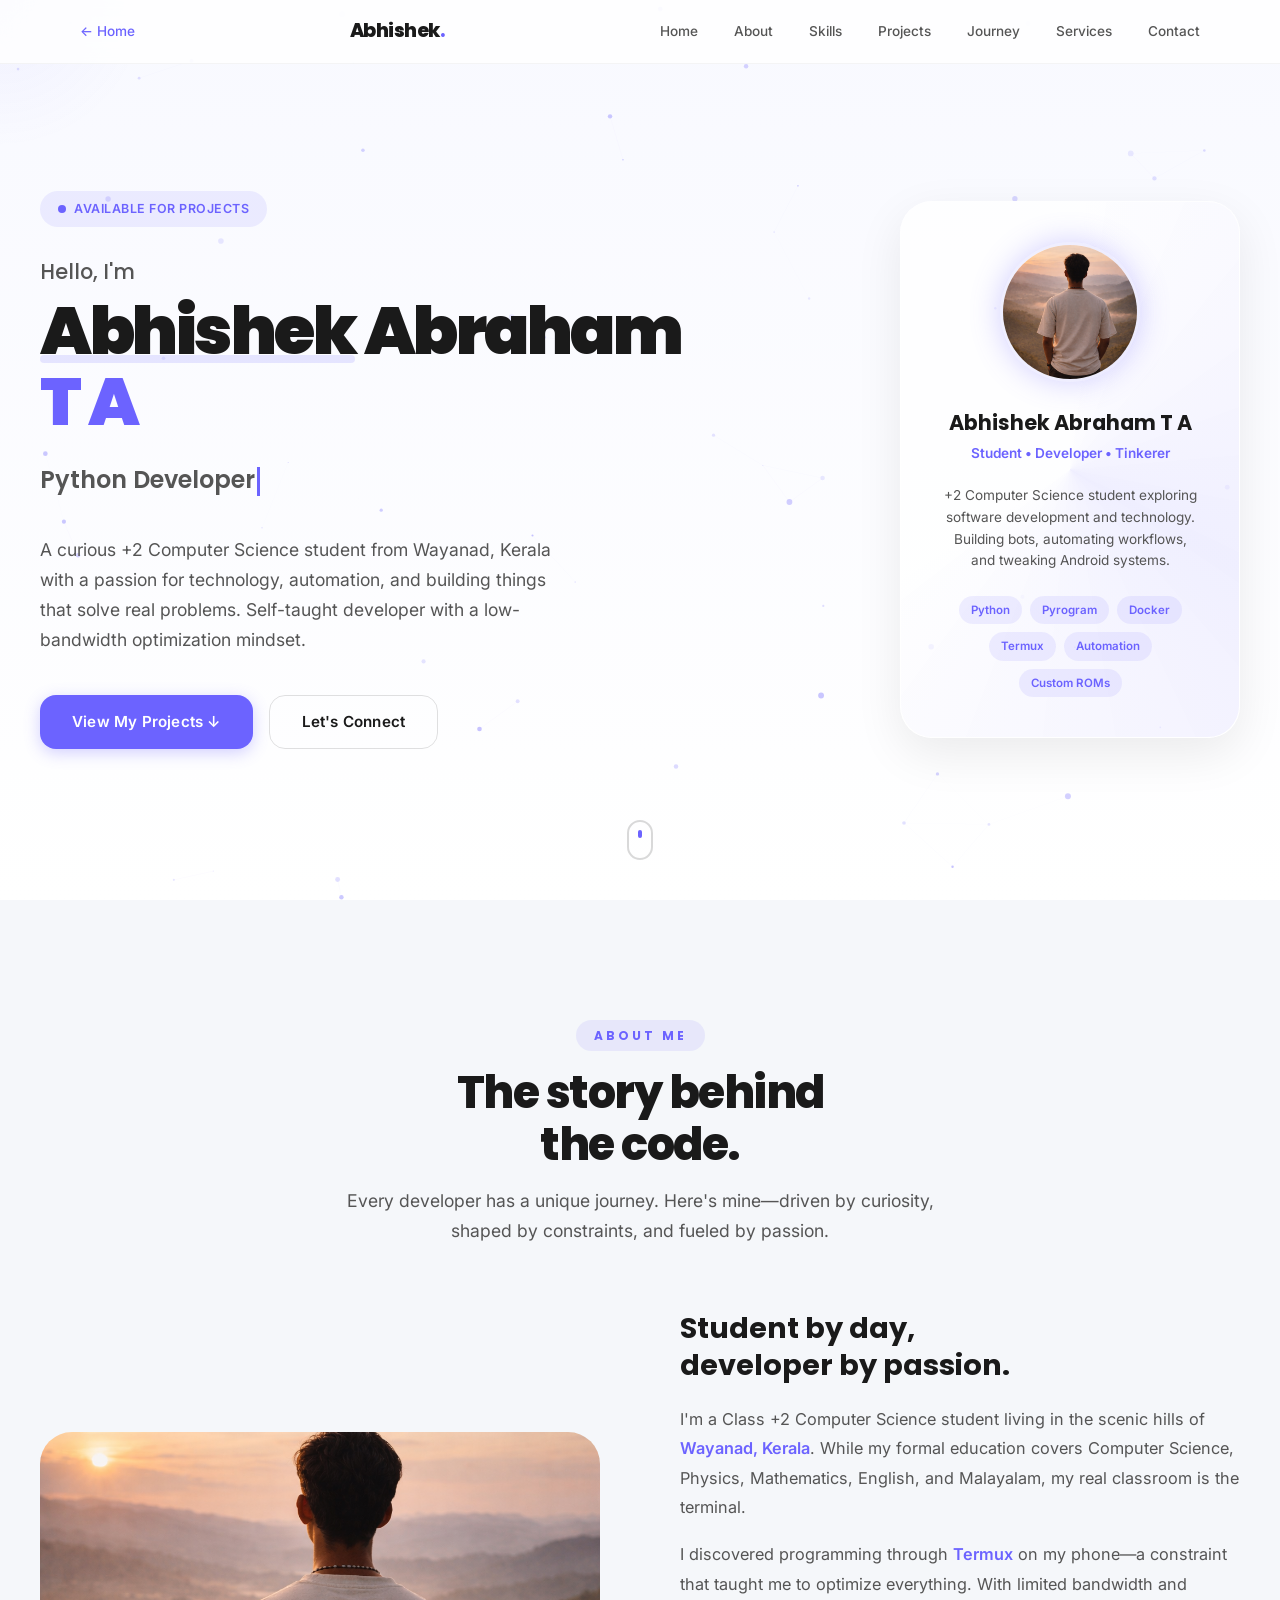
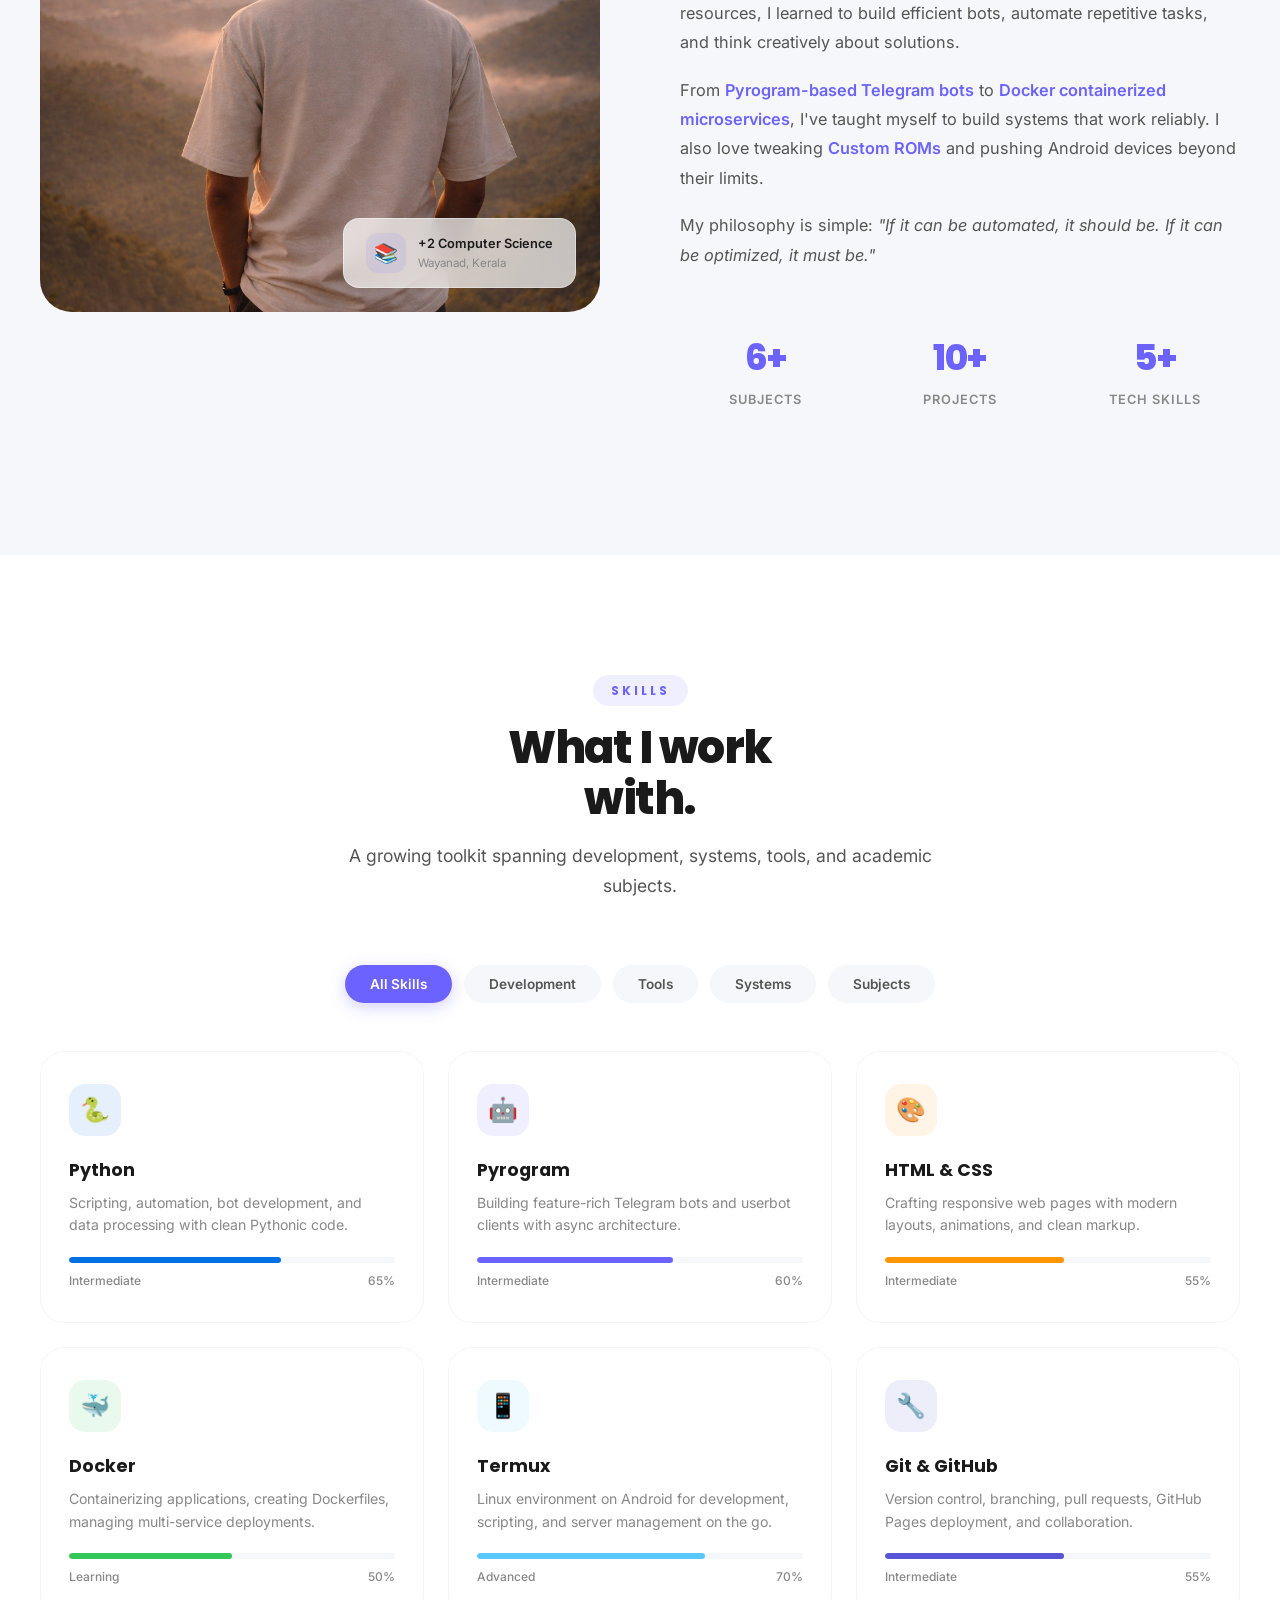
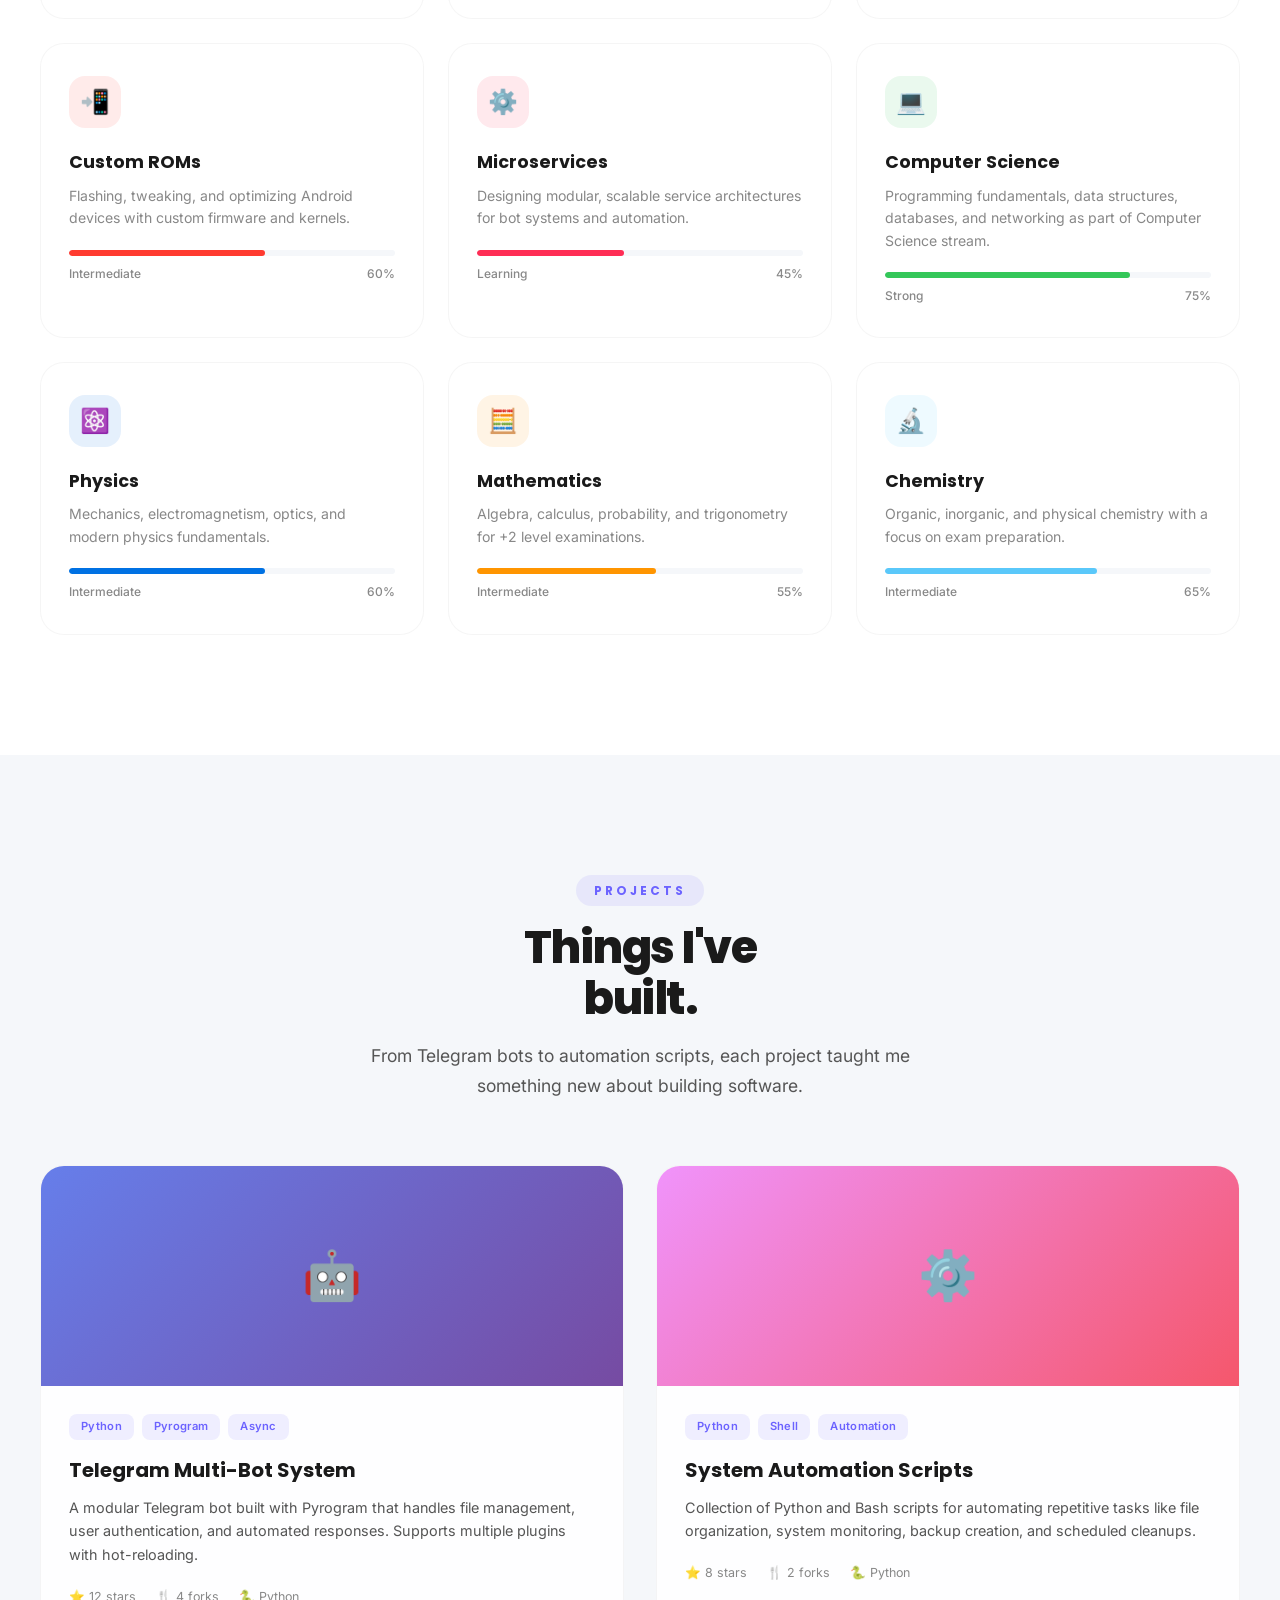
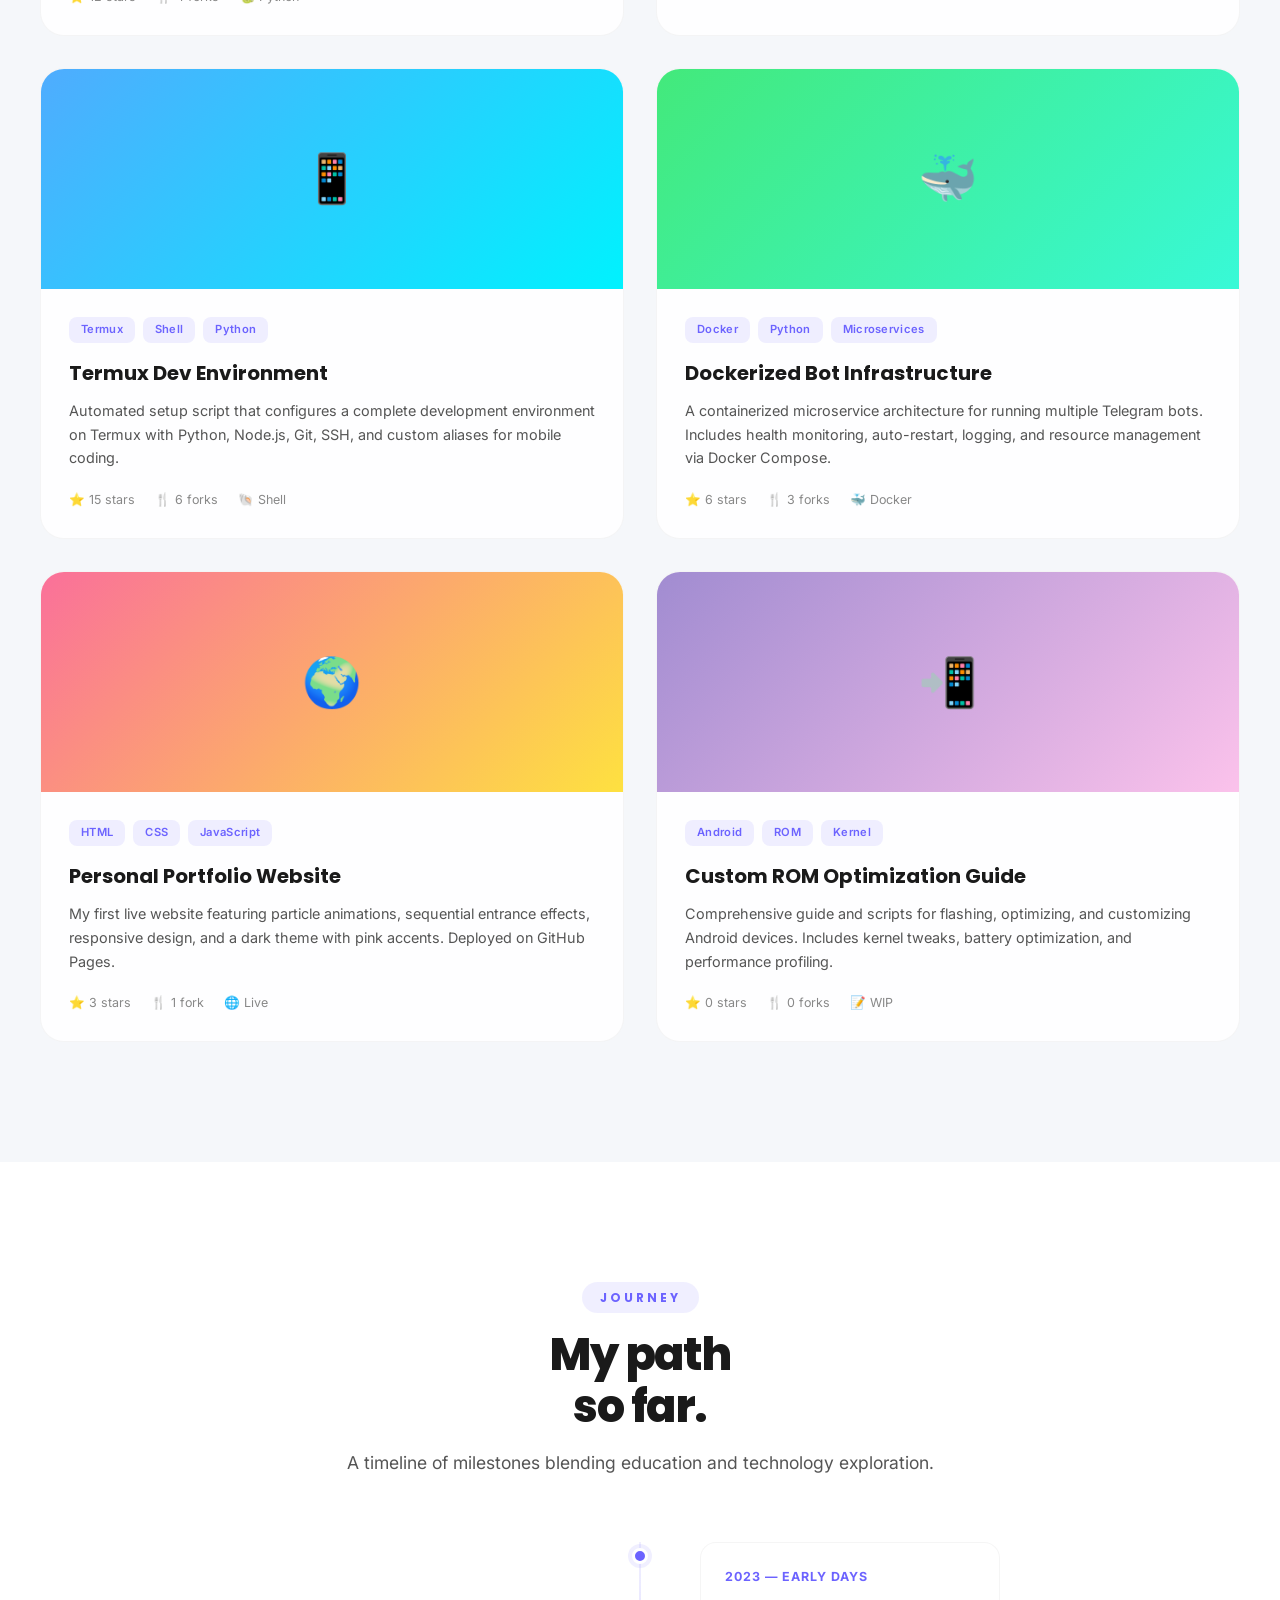
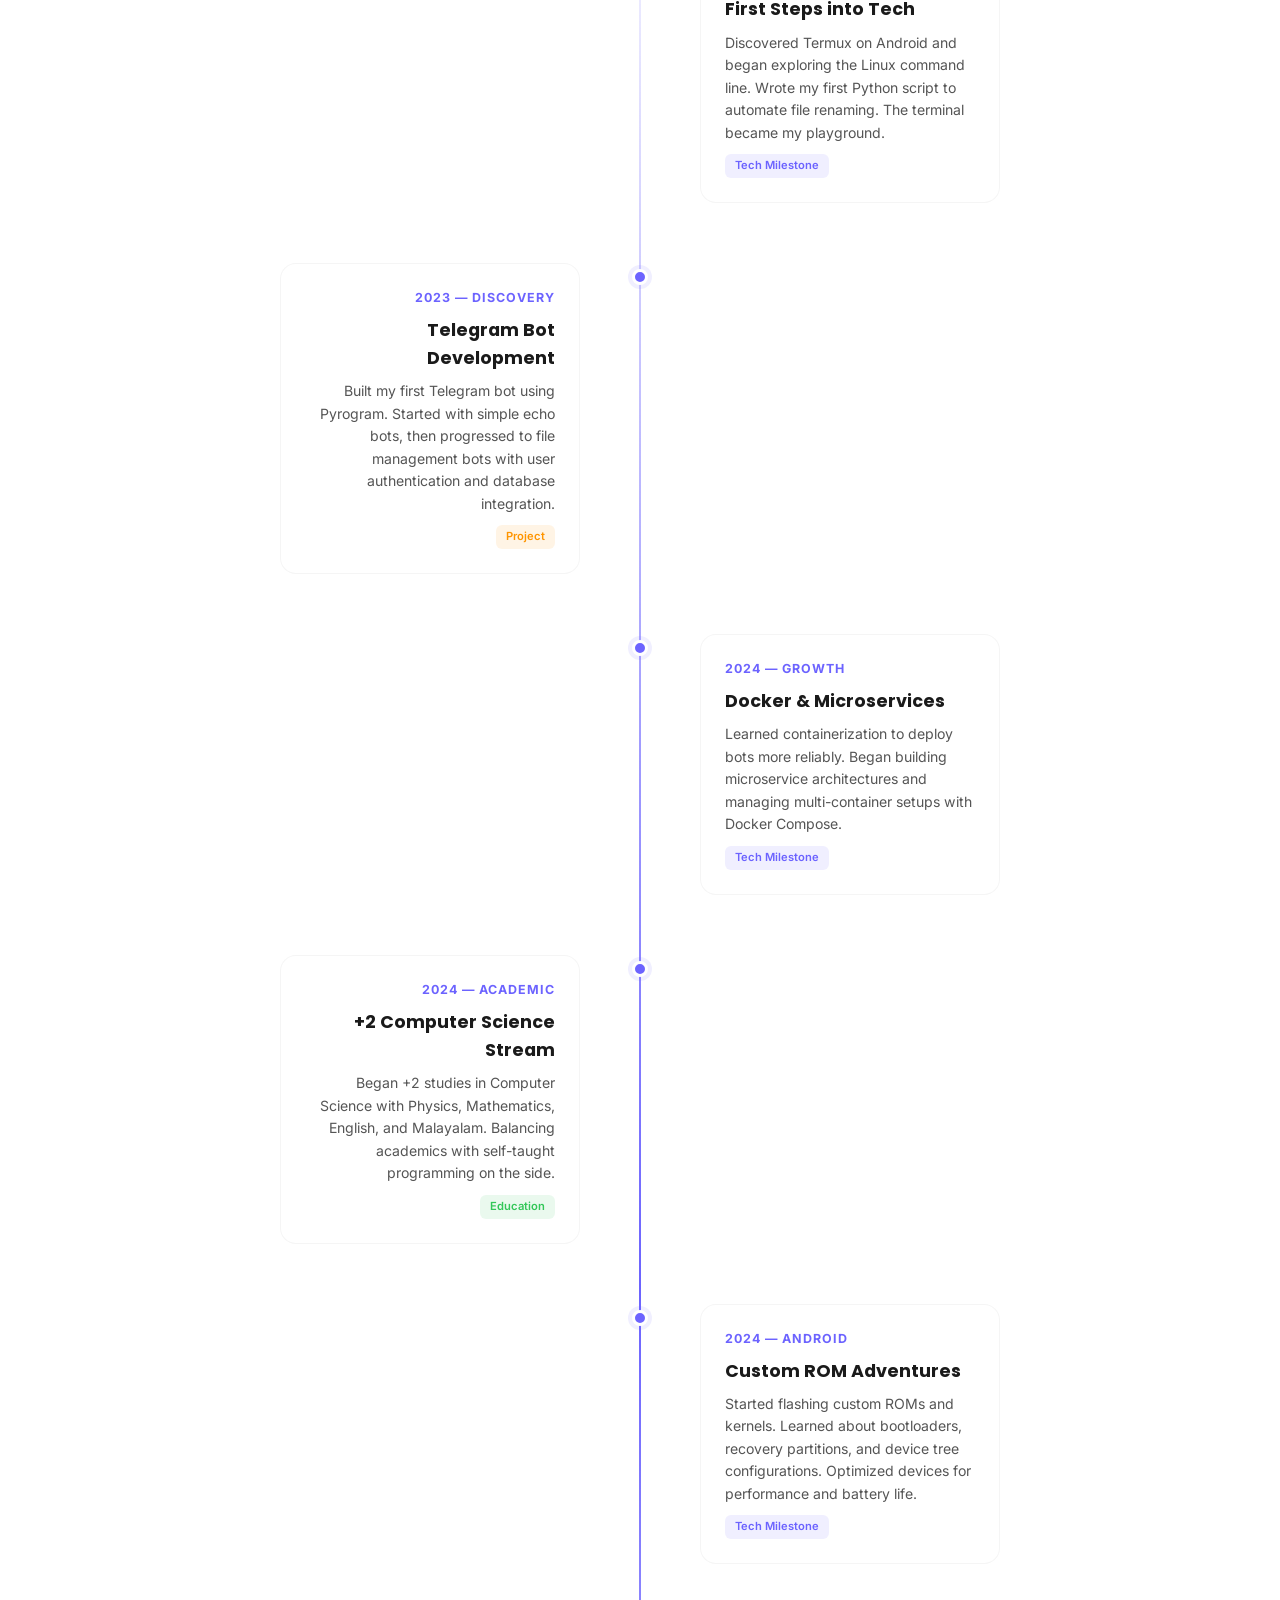
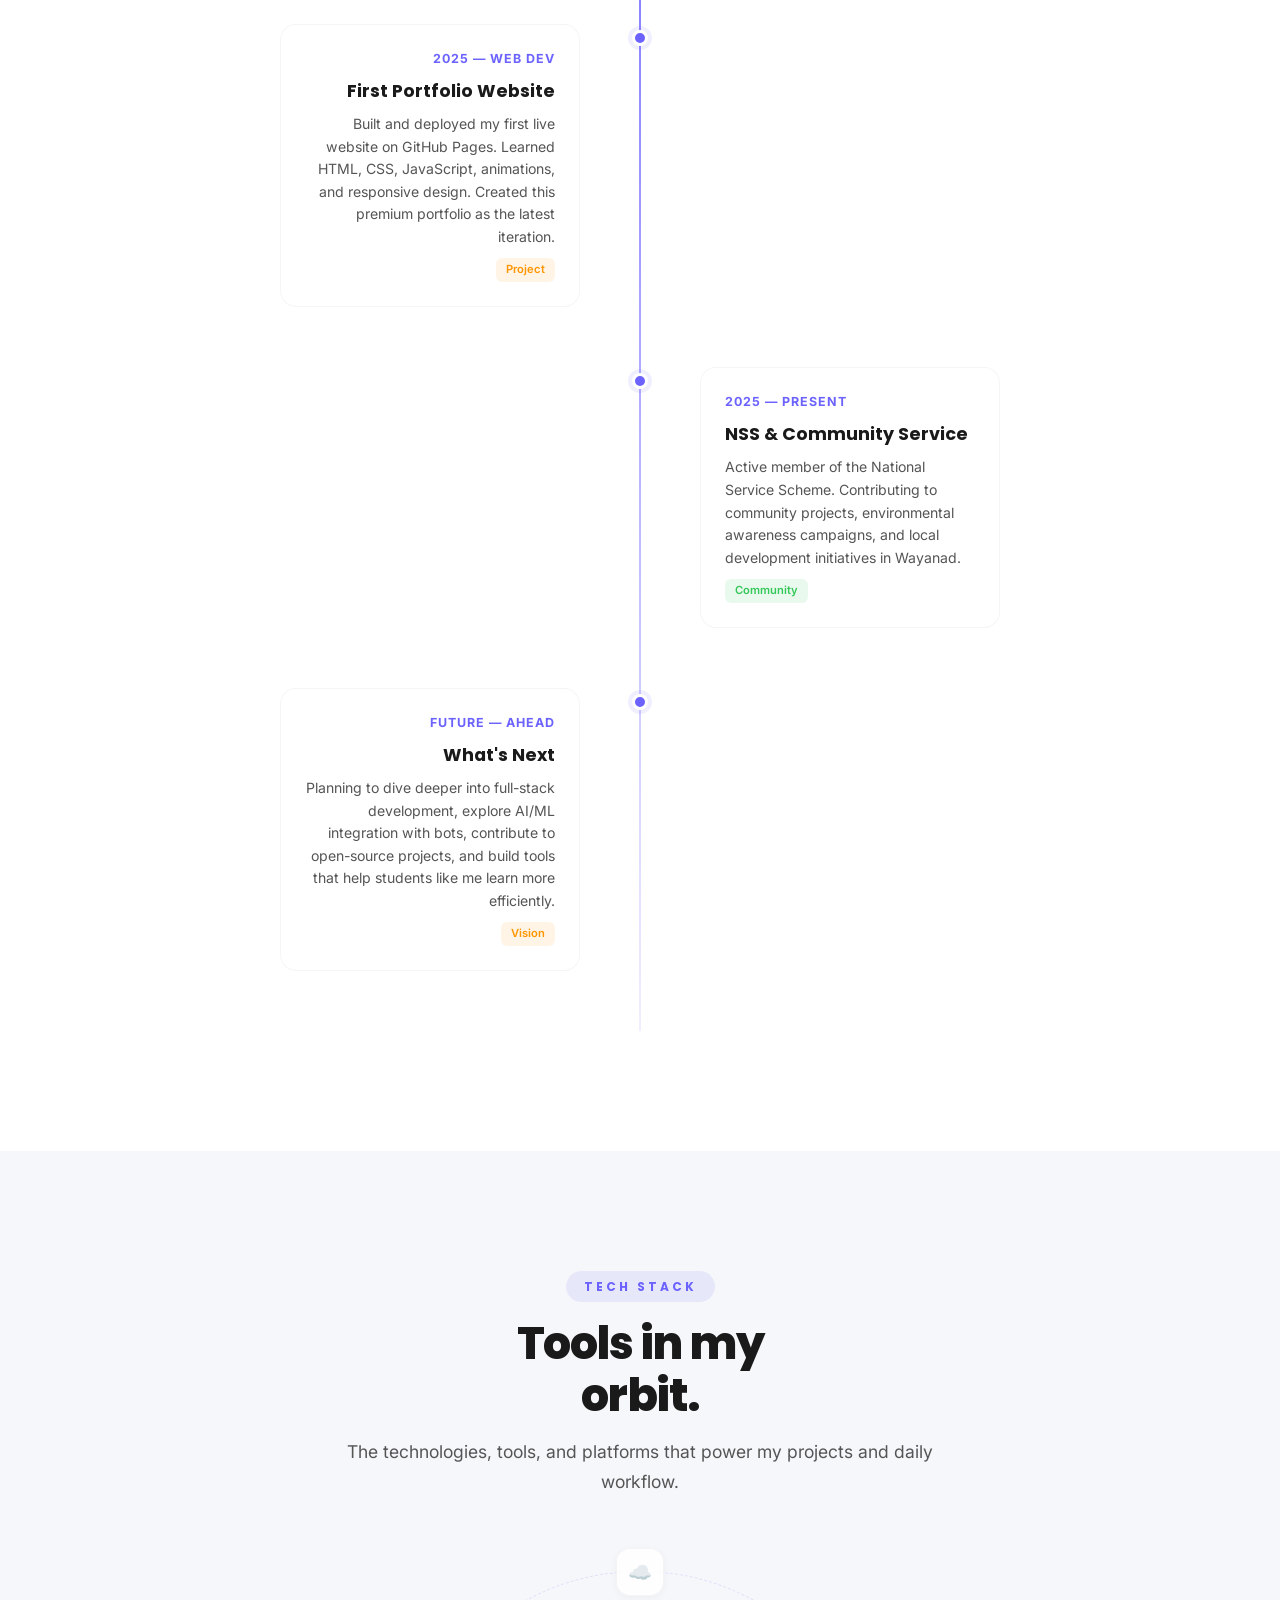
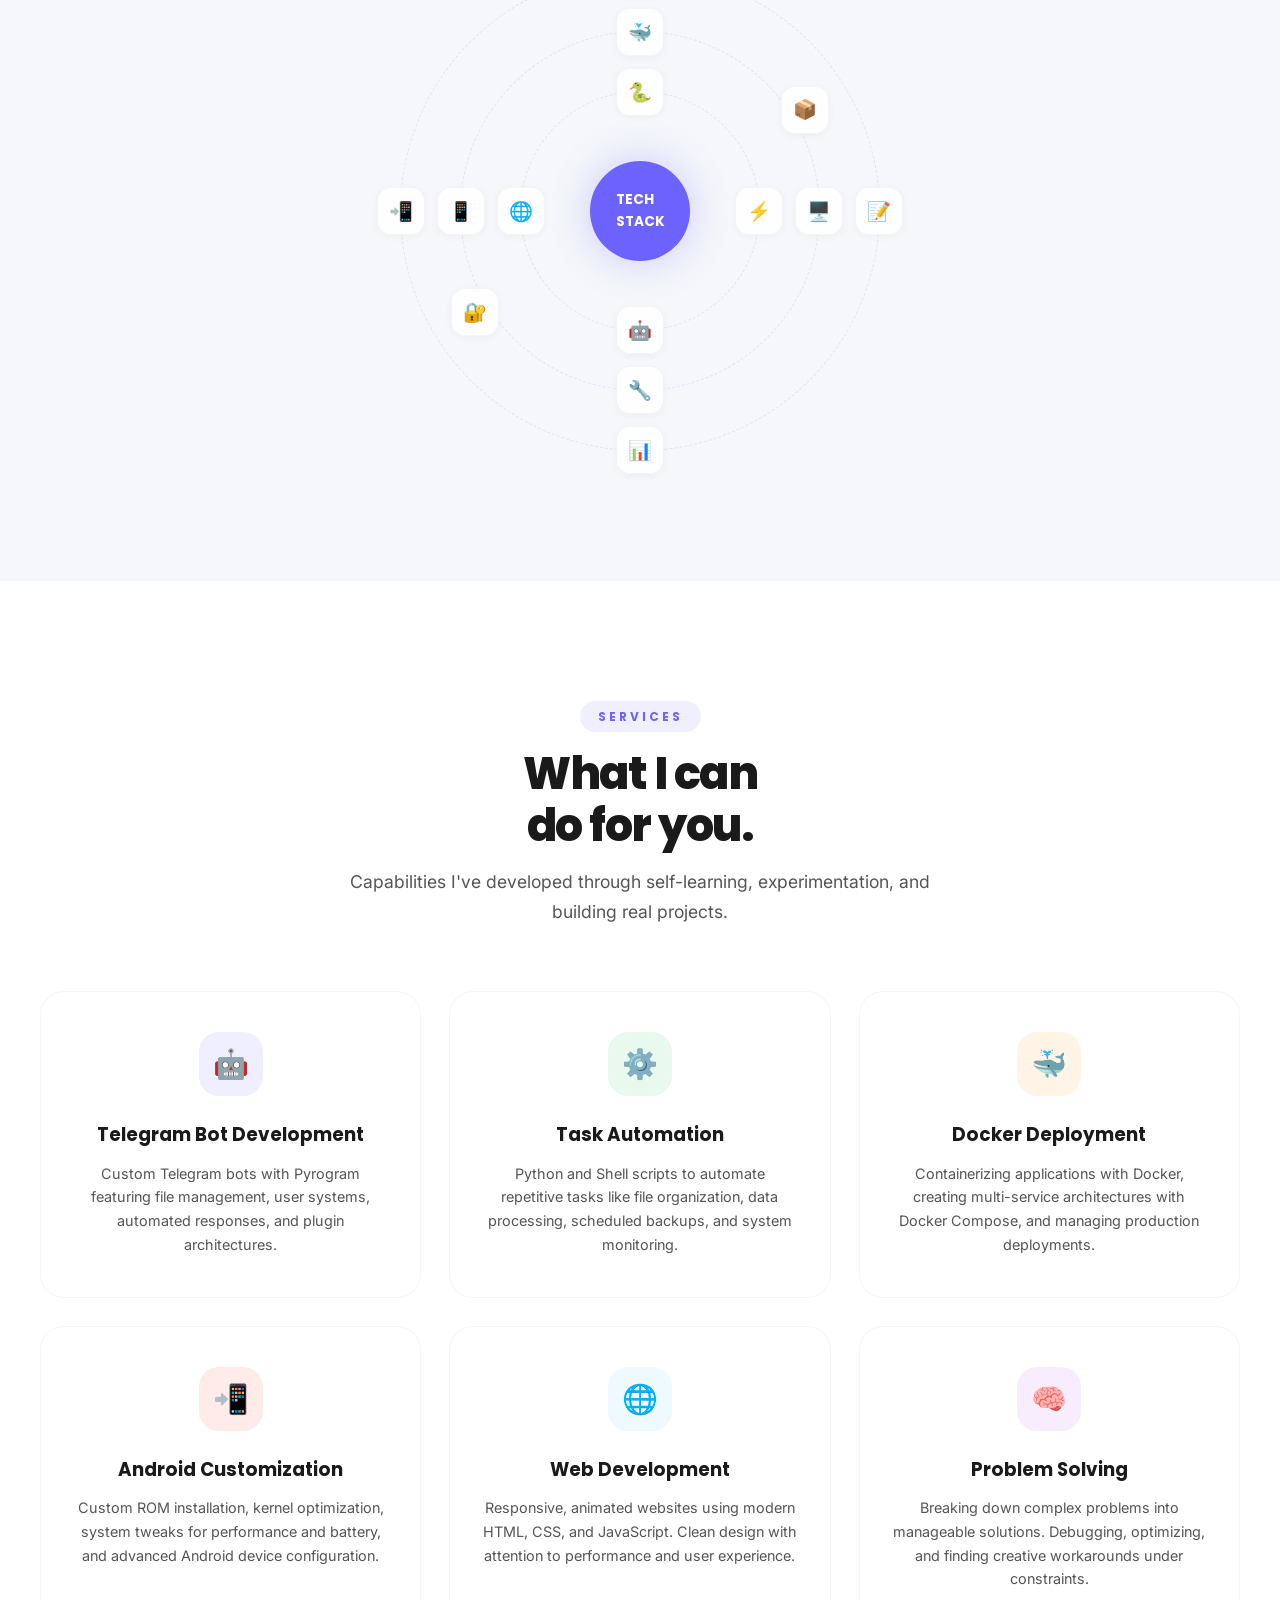
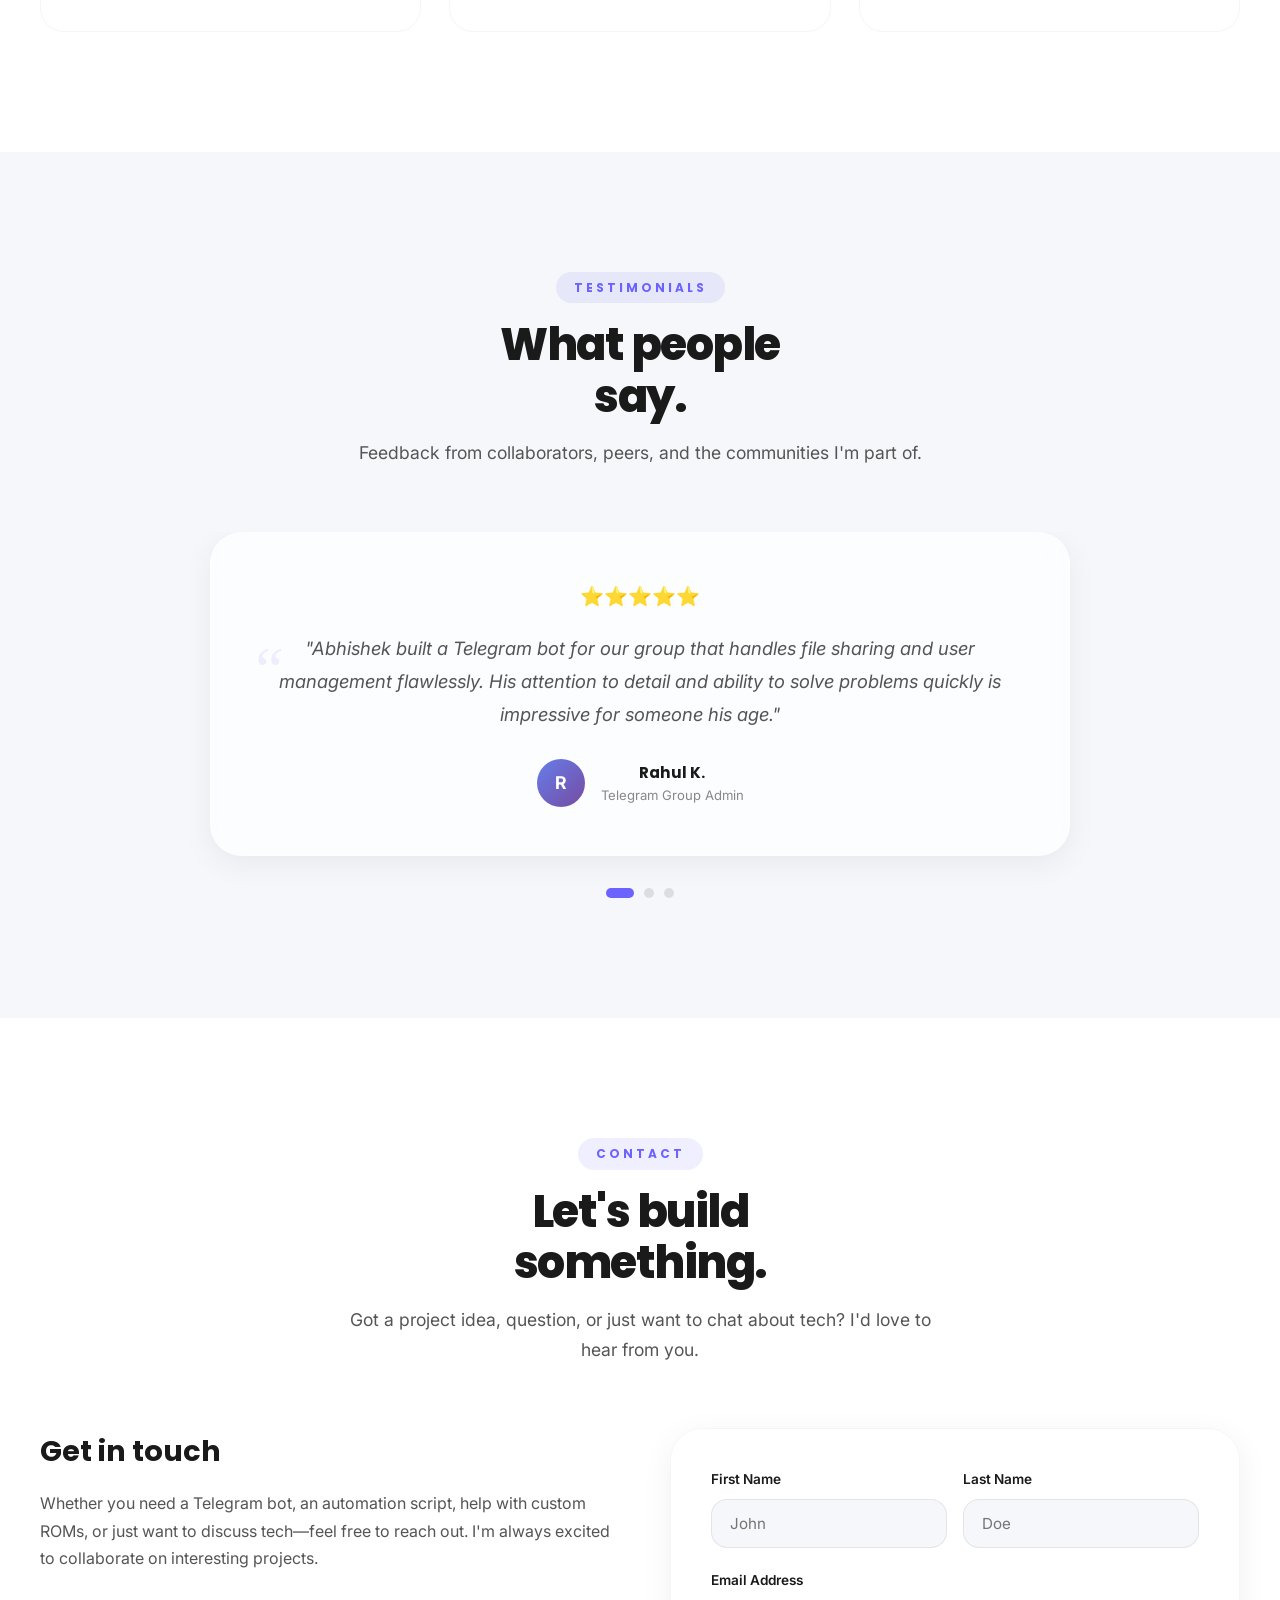
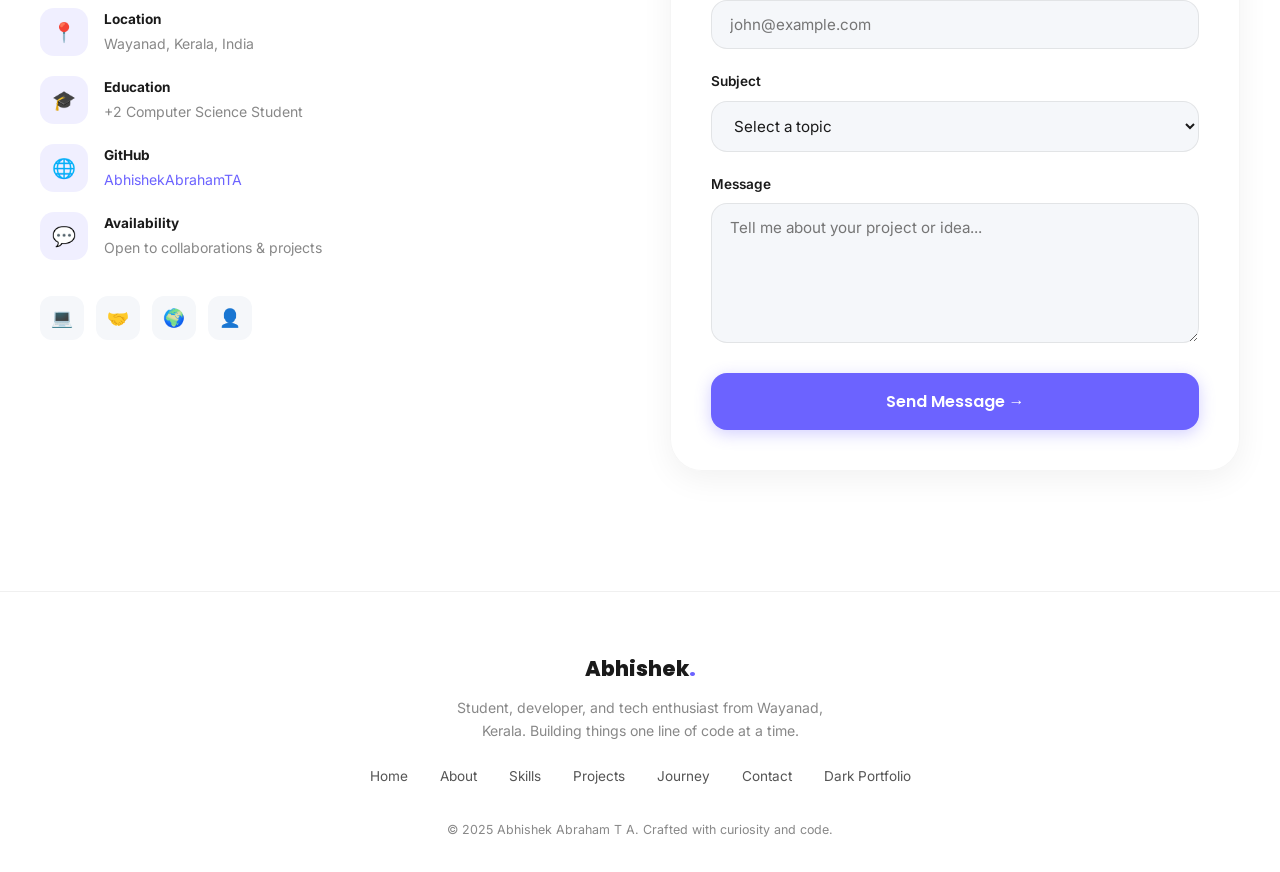
<file: premium.html>
<!DOCTYPE html>
<html lang="en">
<head>
  <meta charset="UTF-8">
  <meta name="viewport" content="width=device-width, initial-scale=1.0">
  <title>Abhishek Abraham T A | Premium Portfolio</title>
  <link rel="preconnect" href="https://fonts.googleapis.com">
  <link rel="preconnect" href="https://fonts.gstatic.com" crossorigin>
  <link href="https://fonts.googleapis.com/css2?family=Poppins:wght@300;400;500;600;700;800;900&family=Inter:wght@300;400;500;600;700&display=swap" rel="stylesheet">
  <style>
    /* ===================================================================
       CSS VARIABLES & DESIGN TOKENS
       =================================================================== */
    :root {
      --primary: #ffffff;
      --secondary: #f5f7fa;
      --accent: #6c63ff;
      --accent-light: rgba(108, 99, 255, 0.1);
      --accent-glow: rgba(108, 99, 255, 0.3);
      --text-primary: #1a1a1a;
      --text-secondary: #555;
      --text-muted: #888;
      --glass-bg: rgba(255, 255, 255, 0.7);
      --glass-border: rgba(255, 255, 255, 0.4);
      --glass-shadow: rgba(31, 38, 135, 0.08);
      --card-bg: rgba(255, 255, 255, 0.85);
      --card-border: rgba(0, 0, 0, 0.04);
      --gradient-1: linear-gradient(135deg, #667eea 0%, #764ba2 100%);
      --gradient-2: linear-gradient(135deg, #f093fb 0%, #f5576c 100%);
      --gradient-3: linear-gradient(135deg, #4facfe 0%, #00f2fe 100%);
      --gradient-4: linear-gradient(135deg, #43e97b 0%, #38f9d7 100%);
      --gradient-5: linear-gradient(135deg, #fa709a 0%, #fee140 100%);
      --gradient-6: linear-gradient(135deg, #a18cd1 0%, #fbc2eb 100%);
      --radius-sm: 8px;
      --radius-md: 16px;
      --radius-lg: 24px;
      --radius-xl: 32px;
      --shadow-sm: 0 2px 8px rgba(0, 0, 0, 0.04);
      --shadow-md: 0 8px 32px rgba(0, 0, 0, 0.06);
      --shadow-lg: 0 16px 48px rgba(0, 0, 0, 0.08);
      --shadow-xl: 0 24px 64px rgba(0, 0, 0, 0.1);
      --transition-fast: 0.2s ease;
      --transition-base: 0.3s ease;
      --transition-slow: 0.6s ease;
      --font-heading: 'Poppins', sans-serif;
      --font-body: 'Inter', sans-serif;
      --nav-height: 64px;
    }

    /* ===================================================================
       RESET & BASE
       =================================================================== */
    *, *::before, *::after {
      margin: 0;
      padding: 0;
      box-sizing: border-box;
    }
    html {
      scroll-behavior: smooth;
      font-size: 16px;
      scroll-padding-top: var(--nav-height);
    }
    body {
      font-family: var(--font-body);
      color: var(--text-primary);
      background: var(--primary);
      line-height: 1.6;
      -webkit-font-smoothing: antialiased;
      -moz-osx-font-smoothing: grayscale;
      overflow-x: hidden;
    }
    a { text-decoration: none; color: inherit; }
    ul, ol { list-style: none; }
    img { max-width: 100%; display: block; }
    button { cursor: pointer; border: none; font-family: var(--font-body); }
    ::selection { background: var(--accent); color: #fff; }

    /* ===================================================================
       PAGE LOAD OVERLAY
       =================================================================== */
    .page-loader {
      position: fixed;
      inset: 0;
      z-index: 10000;
      background: var(--primary);
      display: flex;
      align-items: center;
      justify-content: center;
      flex-direction: column;
      gap: 24px;
      transition: opacity 0.6s ease, visibility 0.6s ease;
    }
    .page-loader.hidden {
      opacity: 0;
      visibility: hidden;
      pointer-events: none;
    }
    .loader-spinner {
      width: 48px;
      height: 48px;
      border: 3px solid var(--secondary);
      border-top-color: var(--accent);
      border-radius: 50%;
      animation: spin 0.8s linear infinite;
    }
    .loader-text {
      font-family: var(--font-heading);
      font-size: 0.9rem;
      font-weight: 600;
      color: var(--text-muted);
      letter-spacing: 2px;
      text-transform: uppercase;
    }
    @keyframes spin { to { transform: rotate(360deg); } }

    /* ===================================================================
       SCROLL PROGRESS BAR
       =================================================================== */
    .scroll-progress {
      position: fixed;
      top: 0;
      left: 0;
      height: 3px;
      background: var(--accent);
      z-index: 10001;
      width: 0%;
      transition: width 0.1s linear;
    }

    /* ===================================================================
       CURSOR GLOW EFFECT
       =================================================================== */
    .cursor-glow {
      position: fixed;
      width: 300px;
      height: 300px;
      border-radius: 50%;
      background: radial-gradient(circle, rgba(108, 99, 255, 0.06) 0%, transparent 70%);
      pointer-events: none;
      z-index: 1;
      transform: translate(-50%, -50%);
      transition: transform 0.15s ease;
    }

    /* ===================================================================
       FLOATING SIDE ELEMENTS
       =================================================================== */
    .floating-elements {
      position: fixed;
      top: 0;
      left: 0;
      width: 100%;
      height: 100%;
      pointer-events: none;
      z-index: 0;
      overflow: hidden;
    }
    .float-shape {
      position: absolute;
      border-radius: 50%;
      opacity: 0.04;
      background: var(--accent);
    }
    .float-shape-1 {
      width: 400px; height: 400px;
      top: -100px; left: -100px;
      animation: float-drift 20s ease-in-out infinite;
    }
    .float-shape-2 {
      width: 300px; height: 300px;
      top: 40%; right: -80px;
      animation: float-drift 25s ease-in-out infinite reverse;
    }
    .float-shape-3 {
      width: 250px; height: 250px;
      bottom: 10%; left: 5%;
      animation: float-drift 18s ease-in-out infinite 5s;
    }
    .float-shape-4 {
      width: 200px; height: 200px;
      top: 20%; left: 60%;
      animation: float-drift 22s ease-in-out infinite 3s;
    }
    .float-shape-5 {
      width: 350px; height: 350px;
      bottom: -50px; right: 20%;
      animation: float-drift 30s ease-in-out infinite 8s;
    }
    @keyframes float-drift {
      0%, 100% { transform: translate(0, 0) rotate(0deg); }
      25% { transform: translate(30px, -30px) rotate(5deg); }
      50% { transform: translate(-20px, 20px) rotate(-3deg); }
      75% { transform: translate(15px, 10px) rotate(2deg); }
    }

    /* ===================================================================
       NAVIGATION
       =================================================================== */
    .navbar {
      position: fixed;
      top: 0;
      left: 0;
      right: 0;
      height: var(--nav-height);
      z-index: 5000;
      background: rgba(255, 255, 255, 0.8);
      backdrop-filter: blur(20px);
      -webkit-backdrop-filter: blur(20px);
      border-bottom: 1px solid rgba(0, 0, 0, 0.04);
      transition: all var(--transition-base);
    }
    .navbar.scrolled {
      background: rgba(255, 255, 255, 0.95);
      box-shadow: var(--shadow-sm);
    }
    .nav-inner {
      max-width: 1200px;
      margin: 0 auto;
      padding: 0 40px;
      height: 100%;
      display: flex;
      align-items: center;
      justify-content: space-between;
    }
    .nav-logo {
      font-family: var(--font-heading);
      font-size: 1.2rem;
      font-weight: 800;
      letter-spacing: -0.5px;
      color: var(--text-primary);
    }
    .nav-logo span { color: var(--accent); }
    .nav-links {
      display: flex;
      align-items: center;
      gap: 36px;
    }
    .nav-links a {
      font-size: 0.85rem;
      font-weight: 500;
      color: var(--text-secondary);
      transition: color var(--transition-fast);
      position: relative;
    }
    .nav-links a::after {
      content: '';
      position: absolute;
      bottom: -4px;
      left: 0;
      width: 0;
      height: 2px;
      background: var(--accent);
      border-radius: 1px;
      transition: width var(--transition-base);
    }
    .nav-links a:hover { color: var(--accent); }
    .nav-links a:hover::after { width: 100%; }
    .nav-back-link {
      font-size: 0.85rem;
      font-weight: 500;
      color: var(--accent);
      transition: opacity var(--transition-fast);
    }
    .nav-back-link:hover { opacity: 0.7; }
    .nav-hamburger {
      display: none;
      flex-direction: column;
      gap: 5px;
      cursor: pointer;
      padding: 4px;
      z-index: 5001;
    }
    .nav-hamburger span {
      width: 24px;
      height: 2px;
      background: var(--text-primary);
      border-radius: 2px;
      transition: all var(--transition-base);
    }

    /* ===================================================================
       SECTION COMMON STYLES
       =================================================================== */
    .section {
      padding: 120px 40px;
      position: relative;
      z-index: 2;
    }
    .section-inner {
      max-width: 1200px;
      margin: 0 auto;
    }
    .section-alt { background: var(--secondary); }
    .section-header {
      text-align: center;
      margin-bottom: 64px;
    }
    .section-label {
      display: inline-block;
      font-family: var(--font-heading);
      font-size: 0.75rem;
      font-weight: 700;
      color: var(--accent);
      text-transform: uppercase;
      letter-spacing: 3px;
      margin-bottom: 16px;
      padding: 6px 18px;
      background: var(--accent-light);
      border-radius: 20px;
    }
    .section-title {
      font-family: var(--font-heading);
      font-size: 2.8rem;
      font-weight: 800;
      color: var(--text-primary);
      letter-spacing: -1.5px;
      line-height: 1.15;
      margin-bottom: 16px;
    }
    .section-subtitle {
      font-size: 1.1rem;
      color: var(--text-secondary);
      max-width: 600px;
      margin: 0 auto;
      line-height: 1.7;
    }

    /* ===================================================================
       SCROLL REVEAL ANIMATIONS
       =================================================================== */
    .reveal {
      opacity: 0;
      transform: translateY(50px);
      transition: opacity 0.8s ease, transform 0.8s ease;
    }
    .reveal.visible {
      opacity: 1;
      transform: translateY(0);
    }
    .reveal-left {
      opacity: 0;
      transform: translateX(-80px);
      transition: opacity 0.8s ease, transform 0.8s ease;
    }
    .reveal-left.visible {
      opacity: 1;
      transform: translateX(0);
    }
    .reveal-right {
      opacity: 0;
      transform: translateX(80px);
      transition: opacity 0.8s ease, transform 0.8s ease;
    }
    .reveal-right.visible {
      opacity: 1;
      transform: translateX(0);
    }
    .reveal-scale {
      opacity: 0;
      transform: scale(0.9);
      transition: opacity 0.8s ease, transform 0.8s ease;
    }
    .reveal-scale.visible {
      opacity: 1;
      transform: scale(1);
    }

    /* ===================================================================
       1. HERO SECTION
       =================================================================== */
    .hero {
      min-height: 100vh;
      display: flex;
      align-items: center;
      justify-content: center;
      padding: 120px 40px 80px;
      position: relative;
      overflow: hidden;
      background: linear-gradient(180deg, #f8f9ff 0%, var(--primary) 100%);
    }

    /* Particles canvas */
    #particles-canvas {
      position: absolute;
      inset: 0;
      z-index: 0;
    }

    .hero-content {
      position: relative;
      z-index: 2;
      display: flex;
      align-items: center;
      gap: 80px;
      max-width: 1200px;
      width: 100%;
    }
    .hero-text {
      flex: 1;
    }
    .hero-badge {
      display: inline-flex;
      align-items: center;
      gap: 8px;
      padding: 8px 18px;
      background: var(--accent-light);
      border-radius: 24px;
      font-size: 0.78rem;
      font-weight: 600;
      color: var(--accent);
      letter-spacing: 0.5px;
      margin-bottom: 28px;
      opacity: 0;
      animation: fade-in-up 0.8s ease 0.5s forwards;
    }
    .hero-badge-dot {
      width: 8px;
      height: 8px;
      background: var(--accent);
      border-radius: 50%;
      animation: pulse-dot 2s ease-in-out infinite;
    }
    @keyframes pulse-dot {
      0%, 100% { opacity: 1; transform: scale(1); }
      50% { opacity: 0.5; transform: scale(0.8); }
    }
    .hero-greeting {
      font-family: var(--font-heading);
      font-size: 1.3rem;
      font-weight: 500;
      color: var(--text-secondary);
      margin-bottom: 8px;
      opacity: 0;
      animation: fade-in-up 0.8s ease 0.7s forwards;
    }
    .hero h1 {
      font-family: var(--font-heading);
      font-size: 4.2rem;
      font-weight: 900;
      letter-spacing: -2.5px;
      line-height: 1.05;
      color: var(--text-primary);
      margin-bottom: 24px;
      opacity: 0;
      animation: fade-in-up 0.8s ease 0.9s forwards;
    }
    .hero h1 .accent { color: var(--accent); }
    .hero h1 .accent-underline {
      position: relative;
      display: inline-block;
    }
    .hero h1 .accent-underline::after {
      content: '';
      position: absolute;
      bottom: 4px;
      left: 0;
      width: 100%;
      height: 8px;
      background: rgba(108, 99, 255, 0.15);
      border-radius: 4px;
      z-index: -1;
    }
    .hero-typing-wrap {
      font-family: var(--font-heading);
      font-size: 1.5rem;
      font-weight: 600;
      color: var(--text-secondary);
      margin-bottom: 32px;
      min-height: 42px;
      opacity: 0;
      animation: fade-in-up 0.8s ease 1.1s forwards;
    }
    .typing-cursor {
      display: inline-block;
      width: 3px;
      height: 1.2em;
      background: var(--accent);
      margin-left: 2px;
      vertical-align: text-bottom;
      animation: cursor-blink 0.7s step-end infinite;
    }
    @keyframes cursor-blink {
      0%, 100% { opacity: 1; }
      50% { opacity: 0; }
    }
    .hero-description {
      font-size: 1.1rem;
      color: var(--text-secondary);
      max-width: 520px;
      line-height: 1.7;
      margin-bottom: 40px;
      opacity: 0;
      animation: fade-in-up 0.8s ease 1.3s forwards;
    }
    .hero-buttons {
      display: flex;
      gap: 16px;
      flex-wrap: wrap;
      opacity: 0;
      animation: fade-in-up 0.8s ease 1.5s forwards;
    }
    .btn {
      display: inline-flex;
      align-items: center;
      gap: 8px;
      padding: 14px 32px;
      border-radius: var(--radius-md);
      font-size: 0.95rem;
      font-weight: 600;
      transition: all var(--transition-base);
      letter-spacing: 0.2px;
    }
    .btn-accent {
      background: var(--accent);
      color: #fff;
      box-shadow: 0 4px 16px var(--accent-glow);
    }
    .btn-accent:hover {
      background: #5a52e0;
      transform: translateY(-3px);
      box-shadow: 0 8px 28px var(--accent-glow);
    }
    .btn-outline {
      background: transparent;
      color: var(--text-primary);
      border: 1.5px solid rgba(0, 0, 0, 0.12);
    }
    .btn-outline:hover {
      border-color: var(--accent);
      color: var(--accent);
      transform: translateY(-3px);
    }

    /* Profile Card */
    .hero-profile {
      flex-shrink: 0;
      opacity: 0;
      animation: fade-in-scale 1s ease 1s forwards;
    }
    @keyframes fade-in-scale {
      from { opacity: 0; transform: scale(0.85); }
      to { opacity: 1; transform: scale(1); }
    }
    .profile-card {
      width: 340px;
      padding: 40px;
      background: var(--glass-bg);
      backdrop-filter: blur(20px);
      border: 1px solid var(--glass-border);
      border-radius: var(--radius-xl);
      box-shadow: var(--shadow-lg);
      text-align: center;
      position: relative;
      overflow: hidden;
    }
    .profile-card::before {
      content: '';
      position: absolute;
      top: -50%;
      left: -50%;
      width: 200%;
      height: 200%;
      background: conic-gradient(from 0deg, transparent, var(--accent-light), transparent, transparent);
      animation: glow-rotate 8s linear infinite;
      z-index: -1;
    }
    @keyframes glow-rotate {
      to { transform: rotate(360deg); }
    }
    .profile-avatar {
      width: 140px;
      height: 140px;
      border-radius: 50%;
      margin: 0 auto 24px;
      overflow: hidden;
      border: 3px solid var(--accent-light);
      box-shadow: 0 0 30px var(--accent-glow);
      position: relative;
    }
    .profile-avatar img {
      width: 100%;
      height: 100%;
      object-fit: cover;
    }
    .profile-card h3 {
      font-family: var(--font-heading);
      font-size: 1.3rem;
      font-weight: 700;
      margin-bottom: 4px;
    }
    .profile-card .profile-role {
      font-size: 0.85rem;
      color: var(--accent);
      font-weight: 600;
      margin-bottom: 20px;
    }
    .profile-card .profile-bio {
      font-size: 0.85rem;
      color: var(--text-secondary);
      line-height: 1.6;
      margin-bottom: 24px;
    }
    .profile-tags {
      display: flex;
      flex-wrap: wrap;
      gap: 8px;
      justify-content: center;
    }
    .profile-tag {
      font-size: 0.72rem;
      font-weight: 600;
      padding: 5px 12px;
      border-radius: 20px;
      background: var(--accent-light);
      color: var(--accent);
    }

    .hero-scroll-indicator {
      position: absolute;
      bottom: 40px;
      left: 50%;
      transform: translateX(-50%);
      opacity: 0;
      animation: fade-in 0.8s ease 2s forwards, bounce-scroll 2s ease-in-out 3s infinite;
    }
    .scroll-mouse {
      width: 26px;
      height: 40px;
      border: 2px solid rgba(0, 0, 0, 0.15);
      border-radius: 13px;
      position: relative;
    }
    .scroll-mouse::after {
      content: '';
      position: absolute;
      top: 8px;
      left: 50%;
      transform: translateX(-50%);
      width: 4px;
      height: 8px;
      background: var(--accent);
      border-radius: 2px;
      animation: scroll-wheel 2s ease-in-out infinite;
    }
    @keyframes bounce-scroll {
      0%, 100% { transform: translateX(-50%) translateY(0); }
      50% { transform: translateX(-50%) translateY(10px); }
    }
    @keyframes scroll-wheel {
      0%, 100% { opacity: 1; transform: translateX(-50%) translateY(0); }
      50% { opacity: 0.3; transform: translateX(-50%) translateY(8px); }
    }

    /* ===================================================================
       2. ABOUT ME SECTION
       =================================================================== */
    .about-grid {
      display: grid;
      grid-template-columns: 1fr 1fr;
      gap: 80px;
      align-items: center;
    }
    .about-image-wrap {
      position: relative;
    }
    .about-image {
      width: 100%;
      height: 480px;
      border-radius: var(--radius-xl);
      overflow: hidden;
      position: relative;
    }
    .about-image img {
      width: 100%;
      height: 100%;
      object-fit: cover;
    }
    .about-image-badge {
      position: absolute;
      bottom: 24px;
      right: 24px;
      padding: 14px 22px;
      background: var(--glass-bg);
      backdrop-filter: blur(12px);
      border-radius: var(--radius-md);
      border: 1px solid var(--glass-border);
      display: flex;
      align-items: center;
      gap: 12px;
    }
    .about-image-badge .badge-icon {
      width: 40px;
      height: 40px;
      background: var(--accent-light);
      border-radius: 12px;
      display: flex;
      align-items: center;
      justify-content: center;
      font-size: 1.2rem;
    }
    .about-image-badge .badge-text {
      font-size: 0.8rem;
      font-weight: 600;
      color: var(--text-primary);
    }
    .about-image-badge .badge-sub {
      font-size: 0.72rem;
      color: var(--text-muted);
    }
    .about-text-content h3 {
      font-family: var(--font-heading);
      font-size: 1.8rem;
      font-weight: 700;
      margin-bottom: 20px;
      line-height: 1.3;
    }
    .about-text-content p {
      font-size: 1.02rem;
      color: var(--text-secondary);
      line-height: 1.8;
      margin-bottom: 18px;
    }
    .about-text-content p .text-accent {
      color: var(--accent);
      font-weight: 600;
    }
    .about-stats-row {
      display: grid;
      grid-template-columns: repeat(3, 1fr);
      gap: 24px;
      margin-top: 36px;
    }
    .about-stat {
      text-align: center;
      padding: 24px 16px;
      background: var(--secondary);
      border-radius: var(--radius-md);
      transition: all var(--transition-base);
    }
    .about-stat:hover {
      transform: translateY(-4px);
      box-shadow: var(--shadow-md);
    }
    .about-stat-number {
      font-family: var(--font-heading);
      font-size: 2.2rem;
      font-weight: 800;
      color: var(--accent);
      letter-spacing: -1px;
    }
    .about-stat-label {
      font-size: 0.8rem;
      font-weight: 600;
      color: var(--text-muted);
      margin-top: 4px;
      text-transform: uppercase;
      letter-spacing: 1px;
    }

    /* ===================================================================
       3. SKILLS SECTION
       =================================================================== */
    .skills-categories {
      display: flex;
      justify-content: center;
      gap: 12px;
      margin-bottom: 48px;
      flex-wrap: wrap;
    }
    .skill-cat-btn {
      padding: 10px 24px;
      border-radius: 24px;
      font-size: 0.85rem;
      font-weight: 600;
      background: var(--secondary);
      color: var(--text-secondary);
      border: 1px solid transparent;
      transition: all var(--transition-base);
    }
    .skill-cat-btn:hover,
    .skill-cat-btn.active {
      background: var(--accent);
      color: #fff;
      box-shadow: 0 4px 16px var(--accent-glow);
    }
    .skills-grid {
      display: grid;
      grid-template-columns: repeat(3, 1fr);
      gap: 24px;
    }
    .skill-card {
      background: var(--card-bg);
      border: 1px solid var(--card-border);
      border-radius: var(--radius-lg);
      padding: 32px 28px;
      transition: all 0.4s ease;
      position: relative;
      overflow: hidden;
    }
    .skill-card::before {
      content: '';
      position: absolute;
      top: 0;
      left: 0;
      right: 0;
      height: 3px;
      border-radius: 3px 3px 0 0;
      transform: scaleX(0);
      transform-origin: left;
      transition: transform 0.4s ease;
    }
    .skill-card:hover::before { transform: scaleX(1); }
    .skill-card:hover {
      transform: translateY(-8px);
      box-shadow: var(--shadow-lg);
      border-color: transparent;
    }
    .skill-card-icon {
      width: 52px;
      height: 52px;
      border-radius: 16px;
      display: flex;
      align-items: center;
      justify-content: center;
      font-size: 1.5rem;
      margin-bottom: 20px;
    }
    .skill-card h4 {
      font-family: var(--font-heading);
      font-size: 1.1rem;
      font-weight: 700;
      margin-bottom: 8px;
    }
    .skill-card p {
      font-size: 0.88rem;
      color: var(--text-muted);
      line-height: 1.6;
      margin-bottom: 20px;
    }
    .skill-progress {
      width: 100%;
      height: 6px;
      background: var(--secondary);
      border-radius: 3px;
      overflow: hidden;
    }
    .skill-progress-fill {
      height: 100%;
      border-radius: 3px;
      width: 0%;
      transition: width 1.5s cubic-bezier(0.4, 0, 0.2, 1);
    }
    .skill-card.visible .skill-progress-fill {
      width: var(--progress);
    }
    .skill-level {
      display: flex;
      justify-content: space-between;
      margin-top: 8px;
      font-size: 0.75rem;
      color: var(--text-muted);
      font-weight: 500;
    }
    /* Skill color variants */
    .sc-blue .skill-card-icon { background: rgba(0, 113, 227, 0.1); color: #0071e3; }
    .sc-blue::before, .sc-blue .skill-progress-fill { background: #0071e3; }
    .sc-purple .skill-card-icon { background: rgba(108, 99, 255, 0.1); color: #6c63ff; }
    .sc-purple::before, .sc-purple .skill-progress-fill { background: #6c63ff; }
    .sc-green .skill-card-icon { background: rgba(52, 199, 89, 0.1); color: #34c759; }
    .sc-green::before, .sc-green .skill-progress-fill { background: #34c759; }
    .sc-orange .skill-card-icon { background: rgba(255, 149, 0, 0.1); color: #ff9500; }
    .sc-orange::before, .sc-orange .skill-progress-fill { background: #ff9500; }
    .sc-red .skill-card-icon { background: rgba(255, 59, 48, 0.1); color: #ff3b30; }
    .sc-red::before, .sc-red .skill-progress-fill { background: #ff3b30; }
    .sc-teal .skill-card-icon { background: rgba(90, 200, 250, 0.1); color: #5ac8fa; }
    .sc-teal::before, .sc-teal .skill-progress-fill { background: #5ac8fa; }
    .sc-pink .skill-card-icon { background: rgba(255, 45, 85, 0.1); color: #ff2d55; }
    .sc-pink::before, .sc-pink .skill-progress-fill { background: #ff2d55; }
    .sc-indigo .skill-card-icon { background: rgba(88, 86, 214, 0.1); color: #5856d6; }
    .sc-indigo::before, .sc-indigo .skill-progress-fill { background: #5856d6; }

    /* ===================================================================
       4. PROJECTS SECTION
       =================================================================== */
    .projects-grid {
      display: grid;
      grid-template-columns: repeat(2, 1fr);
      gap: 32px;
    }
    .project-card {
      background: var(--card-bg);
      border: 1px solid var(--card-border);
      border-radius: var(--radius-lg);
      overflow: hidden;
      transition: all 0.5s ease;
      transform-style: preserve-3d;
      perspective: 1000px;
    }
    .project-card:hover {
      box-shadow: var(--shadow-xl);
      border-color: transparent;
    }
    .project-thumb {
      height: 220px;
      position: relative;
      overflow: hidden;
    }
    .project-thumb-bg {
      width: 100%;
      height: 100%;
      display: flex;
      align-items: center;
      justify-content: center;
      font-size: 3rem;
      transition: transform 0.6s ease;
    }
    .project-card:hover .project-thumb-bg {
      transform: scale(1.08);
    }
    .project-thumb-overlay {
      position: absolute;
      inset: 0;
      background: rgba(0, 0, 0, 0.4);
      display: flex;
      align-items: center;
      justify-content: center;
      gap: 12px;
      opacity: 0;
      transition: opacity 0.4s ease;
    }
    .project-card:hover .project-thumb-overlay {
      opacity: 1;
    }
    .project-overlay-btn {
      padding: 10px 20px;
      border-radius: 10px;
      font-size: 0.82rem;
      font-weight: 600;
      background: rgba(255, 255, 255, 0.95);
      color: var(--text-primary);
      transition: all var(--transition-fast);
    }
    .project-overlay-btn:hover {
      background: var(--accent);
      color: #fff;
    }
    .project-body {
      padding: 28px;
    }
    .project-tags {
      display: flex;
      gap: 8px;
      flex-wrap: wrap;
      margin-bottom: 14px;
    }
    .project-tag {
      font-size: 0.7rem;
      font-weight: 600;
      padding: 4px 12px;
      border-radius: 8px;
      background: var(--accent-light);
      color: var(--accent);
      letter-spacing: 0.3px;
    }
    .project-body h3 {
      font-family: var(--font-heading);
      font-size: 1.25rem;
      font-weight: 700;
      margin-bottom: 10px;
    }
    .project-body p {
      font-size: 0.9rem;
      color: var(--text-secondary);
      line-height: 1.65;
      margin-bottom: 20px;
    }
    .project-meta {
      display: flex;
      align-items: center;
      gap: 20px;
      font-size: 0.78rem;
      color: var(--text-muted);
    }
    .project-meta-item {
      display: flex;
      align-items: center;
      gap: 5px;
    }

    /* ===================================================================
       5. TIMELINE SECTION
       =================================================================== */
    .timeline-container {
      position: relative;
      max-width: 800px;
      margin: 0 auto;
    }
    .timeline-line {
      position: absolute;
      left: 50%;
      top: 0;
      bottom: 0;
      width: 2px;
      background: linear-gradient(180deg, var(--accent-light), var(--accent), var(--accent-light));
      transform: translateX(-50%);
    }
    .timeline-item {
      position: relative;
      width: 50%;
      padding: 0 40px 60px;
    }
    .timeline-item:nth-child(odd) {
      left: 0;
      text-align: right;
      padding-right: 60px;
    }
    .timeline-item:nth-child(even) {
      left: 50%;
      text-align: left;
      padding-left: 60px;
    }
    .timeline-dot {
      position: absolute;
      width: 16px;
      height: 16px;
      background: var(--accent);
      border: 3px solid var(--primary);
      border-radius: 50%;
      box-shadow: 0 0 0 4px var(--accent-light);
      z-index: 1;
    }
    .timeline-item:nth-child(odd) .timeline-dot {
      right: -8px;
      top: 6px;
    }
    .timeline-item:nth-child(even) .timeline-dot {
      left: -8px;
      top: 6px;
    }
    .timeline-card {
      background: var(--card-bg);
      border: 1px solid var(--card-border);
      border-radius: var(--radius-md);
      padding: 24px;
      transition: all var(--transition-base);
    }
    .timeline-card:hover {
      transform: translateY(-4px);
      box-shadow: var(--shadow-md);
    }
    .timeline-date {
      font-size: 0.78rem;
      font-weight: 700;
      color: var(--accent);
      text-transform: uppercase;
      letter-spacing: 1px;
      margin-bottom: 8px;
    }
    .timeline-card h4 {
      font-family: var(--font-heading);
      font-size: 1.1rem;
      font-weight: 700;
      margin-bottom: 8px;
    }
    .timeline-card p {
      font-size: 0.88rem;
      color: var(--text-secondary);
      line-height: 1.6;
    }
    .timeline-badge {
      display: inline-block;
      padding: 3px 10px;
      border-radius: 6px;
      font-size: 0.7rem;
      font-weight: 600;
      margin-top: 10px;
    }
    .tb-edu { background: rgba(52, 199, 89, 0.1); color: #34c759; }
    .tb-tech { background: var(--accent-light); color: var(--accent); }
    .tb-project { background: rgba(255, 149, 0, 0.1); color: #ff9500; }

    /* ===================================================================
       6. TECH STACK VISUALIZATION
       =================================================================== */
    .tech-orbit-container {
      width: 500px;
      height: 500px;
      margin: 0 auto;
      position: relative;
    }
    .tech-center {
      position: absolute;
      top: 50%;
      left: 50%;
      transform: translate(-50%, -50%);
      width: 100px;
      height: 100px;
      background: var(--accent);
      border-radius: 50%;
      display: flex;
      align-items: center;
      justify-content: center;
      color: #fff;
      font-family: var(--font-heading);
      font-size: 0.85rem;
      font-weight: 700;
      box-shadow: 0 0 40px var(--accent-glow);
      z-index: 2;
    }
    .orbit-ring {
      position: absolute;
      top: 50%;
      left: 50%;
      border: 1px dashed rgba(108, 99, 255, 0.15);
      border-radius: 50%;
    }
    .orbit-ring-1 {
      width: 240px; height: 240px;
      transform: translate(-50%, -50%);
      animation: orbit-spin 30s linear infinite;
    }
    .orbit-ring-2 {
      width: 360px; height: 360px;
      transform: translate(-50%, -50%);
      animation: orbit-spin 45s linear infinite reverse;
    }
    .orbit-ring-3 {
      width: 480px; height: 480px;
      transform: translate(-50%, -50%);
      animation: orbit-spin 60s linear infinite;
    }
    @keyframes orbit-spin { to { transform: translate(-50%, -50%) rotate(360deg); } }
    .orbit-icon {
      position: absolute;
      width: 48px;
      height: 48px;
      background: var(--card-bg);
      border: 1px solid var(--card-border);
      border-radius: 14px;
      display: flex;
      align-items: center;
      justify-content: center;
      font-size: 1.2rem;
      box-shadow: var(--shadow-sm);
      transition: all var(--transition-base);
    }
    .orbit-icon:hover {
      transform: scale(1.3);
      box-shadow: var(--shadow-md);
    }
    /* Position icons on the rings */
    .orbit-ring-1 .oi-1 { top: -24px; left: 50%; transform: translateX(-50%); }
    .orbit-ring-1 .oi-2 { bottom: -24px; left: 50%; transform: translateX(-50%); }
    .orbit-ring-1 .oi-3 { top: 50%; left: -24px; transform: translateY(-50%); }
    .orbit-ring-1 .oi-4 { top: 50%; right: -24px; transform: translateY(-50%); }
    .orbit-ring-2 .oi-1 { top: -24px; left: 50%; transform: translateX(-50%); }
    .orbit-ring-2 .oi-2 { bottom: -24px; left: 50%; transform: translateX(-50%); }
    .orbit-ring-2 .oi-3 { top: 50%; left: -24px; transform: translateY(-50%); }
    .orbit-ring-2 .oi-4 { top: 50%; right: -24px; transform: translateY(-50%); }
    .orbit-ring-2 .oi-5 { top: 15%; right: -10px; }
    .orbit-ring-2 .oi-6 { bottom: 15%; left: -10px; }
    .orbit-ring-3 .oi-1 { top: -24px; left: 50%; transform: translateX(-50%); }
    .orbit-ring-3 .oi-2 { bottom: -24px; left: 50%; transform: translateX(-50%); }
    .orbit-ring-3 .oi-3 { top: 50%; left: -24px; transform: translateY(-50%); }
    .orbit-ring-3 .oi-4 { top: 50%; right: -24px; transform: translateY(-50%); }
    .orbit-icon-label {
      position: absolute;
      bottom: -20px;
      left: 50%;
      transform: translateX(-50%);
      font-size: 0.65rem;
      font-weight: 600;
      color: var(--text-muted);
      white-space: nowrap;
      opacity: 0;
      transition: opacity var(--transition-fast);
    }
    .orbit-icon:hover .orbit-icon-label { opacity: 1; }

    /* ===================================================================
       7. SERVICES / CAPABILITIES
       =================================================================== */
    .services-grid {
      display: grid;
      grid-template-columns: repeat(3, 1fr);
      gap: 28px;
    }
    .service-card {
      background: var(--card-bg);
      border: 1px solid var(--card-border);
      border-radius: var(--radius-lg);
      padding: 40px 32px;
      text-align: center;
      transition: all 0.4s ease;
      position: relative;
      overflow: hidden;
    }
    .service-card::after {
      content: '';
      position: absolute;
      inset: 0;
      border-radius: var(--radius-lg);
      opacity: 0;
      transition: opacity 0.4s ease;
    }
    .service-card:nth-child(1)::after { box-shadow: inset 0 0 60px rgba(108, 99, 255, 0.05); }
    .service-card:nth-child(2)::after { box-shadow: inset 0 0 60px rgba(52, 199, 89, 0.05); }
    .service-card:nth-child(3)::after { box-shadow: inset 0 0 60px rgba(255, 149, 0, 0.05); }
    .service-card:nth-child(4)::after { box-shadow: inset 0 0 60px rgba(255, 59, 48, 0.05); }
    .service-card:nth-child(5)::after { box-shadow: inset 0 0 60px rgba(90, 200, 250, 0.05); }
    .service-card:nth-child(6)::after { box-shadow: inset 0 0 60px rgba(175, 82, 222, 0.05); }
    .service-card:hover::after { opacity: 1; }
    .service-card:hover {
      transform: translateY(-8px);
      box-shadow: var(--shadow-lg);
      border-color: transparent;
    }
    .service-icon {
      width: 64px;
      height: 64px;
      border-radius: 20px;
      display: flex;
      align-items: center;
      justify-content: center;
      font-size: 1.8rem;
      margin: 0 auto 24px;
    }
    .si-purple { background: rgba(108, 99, 255, 0.1); }
    .si-green { background: rgba(52, 199, 89, 0.1); }
    .si-orange { background: rgba(255, 149, 0, 0.1); }
    .si-red { background: rgba(255, 59, 48, 0.1); }
    .si-teal { background: rgba(90, 200, 250, 0.1); }
    .si-pink { background: rgba(175, 82, 222, 0.1); }
    .service-card h4 {
      font-family: var(--font-heading);
      font-size: 1.15rem;
      font-weight: 700;
      margin-bottom: 12px;
    }
    .service-card p {
      font-size: 0.9rem;
      color: var(--text-secondary);
      line-height: 1.65;
    }

    /* ===================================================================
       8. TESTIMONIALS
       =================================================================== */
    .testimonials-slider {
      position: relative;
      overflow: hidden;
      max-width: 900px;
      margin: 0 auto;
    }
    .testimonials-track {
      display: flex;
      transition: transform 0.6s ease;
    }
    .testimonial-slide {
      min-width: 100%;
      padding: 0 20px;
    }
    .testimonial-card {
      background: var(--glass-bg);
      backdrop-filter: blur(16px);
      border: 1px solid var(--glass-border);
      border-radius: var(--radius-xl);
      padding: 48px;
      text-align: center;
      box-shadow: var(--shadow-md);
    }
    .testimonial-stars {
      font-size: 1.2rem;
      margin-bottom: 20px;
      color: #f5a623;
    }
    .testimonial-card blockquote {
      font-size: 1.15rem;
      color: var(--text-secondary);
      line-height: 1.8;
      font-style: italic;
      margin-bottom: 28px;
      position: relative;
    }
    .testimonial-card blockquote::before {
      content: '\201C';
      font-size: 4rem;
      color: var(--accent-light);
      position: absolute;
      top: -20px;
      left: -10px;
      font-family: Georgia, serif;
    }
    .testimonial-author {
      display: flex;
      align-items: center;
      justify-content: center;
      gap: 16px;
    }
    .testimonial-avatar {
      width: 48px;
      height: 48px;
      border-radius: 50%;
      background: var(--gradient-1);
      display: flex;
      align-items: center;
      justify-content: center;
      color: #fff;
      font-weight: 700;
      font-size: 1.1rem;
    }
    .testimonial-author-info h5 {
      font-family: var(--font-heading);
      font-size: 0.95rem;
      font-weight: 700;
    }
    .testimonial-author-info p {
      font-size: 0.82rem;
      color: var(--text-muted);
    }
    .testimonial-dots {
      display: flex;
      justify-content: center;
      gap: 10px;
      margin-top: 32px;
    }
    .testimonial-dot {
      width: 10px;
      height: 10px;
      border-radius: 50%;
      background: rgba(0, 0, 0, 0.1);
      cursor: pointer;
      transition: all var(--transition-base);
    }
    .testimonial-dot.active {
      background: var(--accent);
      width: 28px;
      border-radius: 5px;
    }

    /* ===================================================================
       9. CONTACT SECTION
       =================================================================== */
    .contact-grid {
      display: grid;
      grid-template-columns: 1fr 1fr;
      gap: 60px;
      align-items: start;
    }
    .contact-info h3 {
      font-family: var(--font-heading);
      font-size: 1.8rem;
      font-weight: 700;
      margin-bottom: 16px;
    }
    .contact-info > p {
      font-size: 1rem;
      color: var(--text-secondary);
      line-height: 1.7;
      margin-bottom: 36px;
    }
    .contact-details {
      display: flex;
      flex-direction: column;
      gap: 20px;
      margin-bottom: 36px;
    }
    .contact-detail {
      display: flex;
      align-items: center;
      gap: 16px;
    }
    .contact-detail-icon {
      width: 48px;
      height: 48px;
      border-radius: 14px;
      background: var(--accent-light);
      display: flex;
      align-items: center;
      justify-content: center;
      font-size: 1.2rem;
      flex-shrink: 0;
    }
    .contact-detail-text h5 {
      font-size: 0.85rem;
      font-weight: 700;
      margin-bottom: 2px;
    }
    .contact-detail-text p {
      font-size: 0.88rem;
      color: var(--text-muted);
    }
    .social-links {
      display: flex;
      gap: 12px;
    }
    .social-link {
      width: 44px;
      height: 44px;
      border-radius: 12px;
      background: var(--secondary);
      display: flex;
      align-items: center;
      justify-content: center;
      font-size: 1.1rem;
      transition: all var(--transition-base);
    }
    .social-link:hover {
      background: var(--accent);
      color: #fff;
      transform: translateY(-3px);
      box-shadow: 0 4px 16px var(--accent-glow);
    }
    .contact-form-card {
      background: var(--card-bg);
      border: 1px solid var(--card-border);
      border-radius: var(--radius-xl);
      padding: 40px;
      box-shadow: var(--shadow-md);
    }
    .form-group {
      margin-bottom: 22px;
      position: relative;
    }
    .form-group label {
      display: block;
      font-size: 0.85rem;
      font-weight: 600;
      color: var(--text-primary);
      margin-bottom: 8px;
    }
    .form-group input,
    .form-group textarea,
    .form-group select {
      width: 100%;
      padding: 14px 18px;
      border: 1.5px solid rgba(0, 0, 0, 0.08);
      border-radius: var(--radius-md);
      font-family: var(--font-body);
      font-size: 0.95rem;
      color: var(--text-primary);
      background: var(--secondary);
      transition: all var(--transition-base);
      outline: none;
    }
    .form-group input:focus,
    .form-group textarea:focus,
    .form-group select:focus {
      border-color: var(--accent);
      box-shadow: 0 0 0 4px var(--accent-light);
      background: var(--primary);
    }
    .form-group textarea {
      min-height: 140px;
      resize: vertical;
    }
    .form-row {
      display: grid;
      grid-template-columns: 1fr 1fr;
      gap: 16px;
    }
    .form-submit {
      width: 100%;
      padding: 16px;
      background: var(--accent);
      color: #fff;
      border: none;
      border-radius: var(--radius-md);
      font-family: var(--font-heading);
      font-size: 1rem;
      font-weight: 600;
      transition: all var(--transition-base);
      box-shadow: 0 4px 16px var(--accent-glow);
    }
    .form-submit:hover {
      background: #5a52e0;
      transform: translateY(-2px);
      box-shadow: 0 8px 28px var(--accent-glow);
    }

    /* ===================================================================
       10. FOOTER
       =================================================================== */
    .footer {
      padding: 60px 40px 32px;
      border-top: 1px solid rgba(0, 0, 0, 0.06);
      text-align: center;
    }
    .footer-logo {
      font-family: var(--font-heading);
      font-size: 1.3rem;
      font-weight: 800;
      margin-bottom: 12px;
    }
    .footer-logo span { color: var(--accent); }
    .footer-text {
      font-size: 0.88rem;
      color: var(--text-muted);
      margin-bottom: 24px;
      max-width: 400px;
      margin-left: auto;
      margin-right: auto;
      line-height: 1.6;
    }
    .footer-links {
      display: flex;
      justify-content: center;
      gap: 32px;
      margin-bottom: 32px;
    }
    .footer-links a {
      font-size: 0.85rem;
      color: var(--text-secondary);
      transition: color var(--transition-fast);
    }
    .footer-links a:hover { color: var(--accent); }
    .footer-copy {
      font-size: 0.78rem;
      color: var(--text-muted);
    }

    /* ===================================================================
       KEYFRAMES
       =================================================================== */
    @keyframes fade-in {
      from { opacity: 0; }
      to { opacity: 1; }
    }
    @keyframes fade-in-up {
      from { opacity: 0; transform: translateY(30px); }
      to { opacity: 1; transform: translateY(0); }
    }

    /* ===================================================================
       RESPONSIVE
       =================================================================== */
    @media (max-width: 1024px) {
      .hero-content { flex-direction: column; text-align: center; gap: 48px; }
      .hero-text { align-items: center; display: flex; flex-direction: column; }
      .hero-description { text-align: center; }
      .hero h1 { font-size: 3.2rem; }
      .about-grid { grid-template-columns: 1fr; gap: 48px; }
      .skills-grid { grid-template-columns: repeat(2, 1fr); }
      .services-grid { grid-template-columns: repeat(2, 1fr); }
      .contact-grid { grid-template-columns: 1fr; }
      .tech-orbit-container { width: 360px; height: 360px; }
      .orbit-ring-3 { display: none; }
    }
    @media (max-width: 768px) {
      .nav-links { display: none; }
      .nav-hamburger { display: flex; }
      .nav-links.open {
        display: flex;
        flex-direction: column;
        position: absolute;
        top: 64px;
        left: 0;
        right: 0;
        background: rgba(255, 255, 255, 0.98);
        backdrop-filter: blur(20px);
        padding: 24px 40px;
        gap: 20px;
        border-bottom: 1px solid rgba(0, 0, 0, 0.06);
        box-shadow: var(--shadow-md);
      }
      .section { padding: 80px 24px; }
      .hero { padding: 100px 24px 60px; }
      .hero h1 { font-size: 2.5rem; letter-spacing: -1.5px; }
      .hero-typing-wrap { font-size: 1.1rem; }
      .profile-card { width: 280px; padding: 28px; }
      .section-title { font-size: 2rem; }
      .skills-grid { grid-template-columns: 1fr; }
      .projects-grid { grid-template-columns: 1fr; }
      .services-grid { grid-template-columns: 1fr; }
      .timeline-line { left: 24px; }
      .timeline-item { width: 100%; left: 0 !important; text-align: left !important; padding-left: 56px !important; padding-right: 0 !important; }
      .timeline-item .timeline-dot { left: 16px !important; right: auto !important; }
      .about-stats-row { grid-template-columns: repeat(3, 1fr); gap: 12px; }
      .tech-orbit-container { width: 280px; height: 280px; }
      .orbit-ring-2, .orbit-ring-3 { display: none; }
      .contact-grid { gap: 40px; }
      .form-row { grid-template-columns: 1fr; }
      .floating-elements { display: none; }
    }
    @media (max-width: 480px) {
      .hero h1 { font-size: 2rem; }
      .about-stats-row { grid-template-columns: 1fr; }
      .hero-buttons { flex-direction: column; width: 100%; }
      .btn { justify-content: center; }
    }
  </style>
</head>
<body>
  <!-- Page Loader -->
  <div class="page-loader" id="pageLoader">
    <div class="loader-spinner"></div>
    <div class="loader-text">Loading Experience</div>
  </div>

  <!-- Scroll Progress Bar -->
  <div class="scroll-progress" id="scrollProgress"></div>

  <!-- Cursor Glow -->
  <div class="cursor-glow" id="cursorGlow"></div>

  <!-- Floating Elements -->
  <div class="floating-elements">
    <div class="float-shape float-shape-1"></div>
    <div class="float-shape float-shape-2"></div>
    <div class="float-shape float-shape-3"></div>
    <div class="float-shape float-shape-4"></div>
    <div class="float-shape float-shape-5"></div>
  </div>

  <!-- ================================================================
       NAVIGATION
       ================================================================ -->
  <nav class="navbar" id="navbar">
    <div class="nav-inner">
      <a href="index.html" class="nav-back-link">&larr; Home</a>
      <div class="nav-logo">Abhishek<span>.</span></div>
      <div class="nav-links" id="navLinks">
        <a href="#hero">Home</a>
        <a href="#about">About</a>
        <a href="#skills">Skills</a>
        <a href="#projects">Projects</a>
        <a href="#timeline">Journey</a>
        <a href="#services">Services</a>
        <a href="#contact">Contact</a>
      </div>
      <div class="nav-hamburger" id="hamburger">
        <span></span><span></span><span></span>
      </div>
    </div>
  </nav>

  <!-- ================================================================
       1. HERO SECTION
       ================================================================ -->
  <section class="hero" id="hero">
    <canvas id="particles-canvas"></canvas>
    <div class="hero-content">
      <div class="hero-text">
        <div class="hero-badge">
          <div class="hero-badge-dot"></div>
          AVAILABLE FOR PROJECTS
        </div>
        <div class="hero-greeting">Hello, I'm</div>
        <h1><span class="accent-underline">Abhishek</span> Abraham<br><span class="accent">T A</span></h1>
        <div class="hero-typing-wrap">
          <span id="typingText"></span><span class="typing-cursor"></span>
        </div>
        <p class="hero-description">A curious +2 Computer Science student from Wayanad, Kerala with a passion for technology, automation, and building things that solve real problems. Self-taught developer with a low-bandwidth optimization mindset.</p>
        <div class="hero-buttons">
          <a href="#projects" class="btn btn-accent">View My Projects &darr;</a>
          <a href="#contact" class="btn btn-outline">Let's Connect</a>
        </div>
      </div>
      <div class="hero-profile">
        <div class="profile-card">
          <div class="profile-avatar">
            <img src="assets/images/profile.png" alt="Abhishek Abraham T A">
          </div>
          <h3>Abhishek Abraham T A</h3>
          <div class="profile-role">Student &bull; Developer &bull; Tinkerer</div>
          <div class="profile-bio">+2 Computer Science student exploring software development and technology. Building bots, automating workflows, and tweaking Android systems.</div>
          <div class="profile-tags">
            <span class="profile-tag">Python</span>
            <span class="profile-tag">Pyrogram</span>
            <span class="profile-tag">Docker</span>
            <span class="profile-tag">Termux</span>
            <span class="profile-tag">Automation</span>
            <span class="profile-tag">Custom ROMs</span>
          </div>
        </div>
      </div>
    </div>
    <div class="hero-scroll-indicator">
      <div class="scroll-mouse"></div>
    </div>
  </section>

  <!-- ================================================================
       2. ABOUT ME SECTION
       ================================================================ -->
  <div class="section-alt">
    <section class="section" id="about">
      <div class="section-inner">
        <div class="section-header">
          <div class="section-label reveal">About Me</div>
          <div class="section-title reveal">The story behind<br>the code.</div>
          <div class="section-subtitle reveal">Every developer has a unique journey. Here's mine&mdash;driven by curiosity, shaped by constraints, and fueled by passion.</div>
        </div>
        <div class="about-grid">
          <div class="about-image-wrap reveal-left">
            <div class="about-image">
              <img src="assets/images/profile.png" alt="Abhishek Abraham T A">
            </div>
            <div class="about-image-badge">
              <div class="badge-icon">&#x1F4DA;</div>
              <div>
                <div class="badge-text">+2 Computer Science</div>
                <div class="badge-sub">Wayanad, Kerala</div>
              </div>
            </div>
          </div>
          <div class="about-text-content reveal-right">
            <h3>Student by day,<br>developer by passion.</h3>
            <p>I'm a Class +2 Computer Science student living in the scenic hills of <span class="text-accent">Wayanad, Kerala</span>. While my formal education covers Computer Science, Physics, Mathematics, English, and Malayalam, my real classroom is the terminal.</p>
            <p>I discovered programming through <span class="text-accent">Termux</span> on my phone&mdash;a constraint that taught me to optimize everything. With limited bandwidth and resources, I learned to build efficient bots, automate repetitive tasks, and think creatively about solutions.</p>
            <p>From <span class="text-accent">Pyrogram-based Telegram bots</span> to <span class="text-accent">Docker containerized microservices</span>, I've taught myself to build systems that work reliably. I also love tweaking <span class="text-accent">Custom ROMs</span> and pushing Android devices beyond their limits.</p>
            <p>My philosophy is simple: <em>"If it can be automated, it should be. If it can be optimized, it must be."</em></p>
            <div class="about-stats-row">
              <div class="about-stat reveal">
                <div class="about-stat-number" data-count="6">0</div>
                <div class="about-stat-label">Subjects</div>
              </div>
              <div class="about-stat reveal">
                <div class="about-stat-number" data-count="10">0</div>
                <div class="about-stat-label">Projects</div>
              </div>
              <div class="about-stat reveal">
                <div class="about-stat-number" data-count="5">0</div>
                <div class="about-stat-label">Tech Skills</div>
              </div>
            </div>
          </div>
        </div>
      </div>
    </section>
  </div>

  <!-- ================================================================
       3. SKILLS SECTION
       ================================================================ -->
  <section class="section" id="skills">
    <div class="section-inner">
      <div class="section-header">
        <div class="section-label reveal">Skills</div>
        <div class="section-title reveal">What I work<br>with.</div>
        <div class="section-subtitle reveal">A growing toolkit spanning development, systems, tools, and academic subjects.</div>
      </div>
      <div class="skills-categories reveal">
        <button class="skill-cat-btn active" data-cat="all">All Skills</button>
        <button class="skill-cat-btn" data-cat="dev">Development</button>
        <button class="skill-cat-btn" data-cat="tools">Tools</button>
        <button class="skill-cat-btn" data-cat="systems">Systems</button>
        <button class="skill-cat-btn" data-cat="subjects">Subjects</button>
      </div>
      <div class="skills-grid">
        <div class="skill-card sc-blue reveal" data-cat="dev" style="--progress:65%">
          <div class="skill-card-icon">&#x1F40D;</div>
          <h4>Python</h4>
          <p>Scripting, automation, bot development, and data processing with clean Pythonic code.</p>
          <div class="skill-progress"><div class="skill-progress-fill"></div></div>
          <div class="skill-level"><span>Intermediate</span><span>65%</span></div>
        </div>
        <div class="skill-card sc-purple reveal" data-cat="dev" style="--progress:60%">
          <div class="skill-card-icon">&#x1F916;</div>
          <h4>Pyrogram</h4>
          <p>Building feature-rich Telegram bots and userbot clients with async architecture.</p>
          <div class="skill-progress"><div class="skill-progress-fill"></div></div>
          <div class="skill-level"><span>Intermediate</span><span>60%</span></div>
        </div>
        <div class="skill-card sc-orange reveal" data-cat="dev" style="--progress:55%">
          <div class="skill-card-icon">&#x1F3A8;</div>
          <h4>HTML &amp; CSS</h4>
          <p>Crafting responsive web pages with modern layouts, animations, and clean markup.</p>
          <div class="skill-progress"><div class="skill-progress-fill"></div></div>
          <div class="skill-level"><span>Intermediate</span><span>55%</span></div>
        </div>
        <div class="skill-card sc-green reveal" data-cat="tools" style="--progress:50%">
          <div class="skill-card-icon">&#x1F433;</div>
          <h4>Docker</h4>
          <p>Containerizing applications, creating Dockerfiles, managing multi-service deployments.</p>
          <div class="skill-progress"><div class="skill-progress-fill"></div></div>
          <div class="skill-level"><span>Learning</span><span>50%</span></div>
        </div>
        <div class="skill-card sc-teal reveal" data-cat="tools" style="--progress:70%">
          <div class="skill-card-icon">&#x1F4F1;</div>
          <h4>Termux</h4>
          <p>Linux environment on Android for development, scripting, and server management on the go.</p>
          <div class="skill-progress"><div class="skill-progress-fill"></div></div>
          <div class="skill-level"><span>Advanced</span><span>70%</span></div>
        </div>
        <div class="skill-card sc-indigo reveal" data-cat="tools" style="--progress:55%">
          <div class="skill-card-icon">&#x1F527;</div>
          <h4>Git &amp; GitHub</h4>
          <p>Version control, branching, pull requests, GitHub Pages deployment, and collaboration.</p>
          <div class="skill-progress"><div class="skill-progress-fill"></div></div>
          <div class="skill-level"><span>Intermediate</span><span>55%</span></div>
        </div>
        <div class="skill-card sc-red reveal" data-cat="systems" style="--progress:60%">
          <div class="skill-card-icon">&#x1F4F2;</div>
          <h4>Custom ROMs</h4>
          <p>Flashing, tweaking, and optimizing Android devices with custom firmware and kernels.</p>
          <div class="skill-progress"><div class="skill-progress-fill"></div></div>
          <div class="skill-level"><span>Intermediate</span><span>60%</span></div>
        </div>
        <div class="skill-card sc-pink reveal" data-cat="systems" style="--progress:45%">
          <div class="skill-card-icon">&#x2699;&#xFE0F;</div>
          <h4>Microservices</h4>
          <p>Designing modular, scalable service architectures for bot systems and automation.</p>
          <div class="skill-progress"><div class="skill-progress-fill"></div></div>
          <div class="skill-level"><span>Learning</span><span>45%</span></div>
        </div>
        <div class="skill-card sc-green reveal" data-cat="subjects" style="--progress:75%">
          <div class="skill-card-icon">&#x1F4BB;</div>
          <h4>Computer Science</h4>
          <p>Programming fundamentals, data structures, databases, and networking as part of Computer Science stream.</p>
          <div class="skill-progress"><div class="skill-progress-fill"></div></div>
          <div class="skill-level"><span>Strong</span><span>75%</span></div>
        </div>
        <div class="skill-card sc-blue reveal" data-cat="subjects" style="--progress:60%">
          <div class="skill-card-icon">&#x269B;&#xFE0F;</div>
          <h4>Physics</h4>
          <p>Mechanics, electromagnetism, optics, and modern physics fundamentals.</p>
          <div class="skill-progress"><div class="skill-progress-fill"></div></div>
          <div class="skill-level"><span>Intermediate</span><span>60%</span></div>
        </div>
        <div class="skill-card sc-orange reveal" data-cat="subjects" style="--progress:55%">
          <div class="skill-card-icon">&#x1F9EE;</div>
          <h4>Mathematics</h4>
          <p>Algebra, calculus, probability, and trigonometry for +2 level examinations.</p>
          <div class="skill-progress"><div class="skill-progress-fill"></div></div>
          <div class="skill-level"><span>Intermediate</span><span>55%</span></div>
        </div>
        <div class="skill-card sc-teal reveal" data-cat="subjects" style="--progress:65%">
          <div class="skill-card-icon">&#x1F52C;</div>
          <h4>Chemistry</h4>
          <p>Organic, inorganic, and physical chemistry with a focus on exam preparation.</p>
          <div class="skill-progress"><div class="skill-progress-fill"></div></div>
          <div class="skill-level"><span>Intermediate</span><span>65%</span></div>
        </div>
      </div>
    </div>
  </section>

  <!-- ================================================================
       4. PROJECTS SECTION
       ================================================================ -->
  <div class="section-alt">
    <section class="section" id="projects">
      <div class="section-inner">
        <div class="section-header">
          <div class="section-label reveal">Projects</div>
          <div class="section-title reveal">Things I've<br>built.</div>
          <div class="section-subtitle reveal">From Telegram bots to automation scripts, each project taught me something new about building software.</div>
        </div>
        <div class="projects-grid">
          <div class="project-card reveal-left">
            <div class="project-thumb">
              <div class="project-thumb-bg" style="background:var(--gradient-1);">&#x1F916;</div>
              <div class="project-thumb-overlay">
                <a href="https://github.com/AbhishekAbrahamTA" target="_blank" class="project-overlay-btn">View Code</a>
              </div>
            </div>
            <div class="project-body">
              <div class="project-tags">
                <span class="project-tag">Python</span>
                <span class="project-tag">Pyrogram</span>
                <span class="project-tag">Async</span>
              </div>
              <h3>Telegram Multi-Bot System</h3>
              <p>A modular Telegram bot built with Pyrogram that handles file management, user authentication, and automated responses. Supports multiple plugins with hot-reloading.</p>
              <div class="project-meta">
                <div class="project-meta-item">&#x2B50; 12 stars</div>
                <div class="project-meta-item">&#x1F374; 4 forks</div>
                <div class="project-meta-item">&#x1F40D; Python</div>
              </div>
            </div>
          </div>
          <div class="project-card reveal-right">
            <div class="project-thumb">
              <div class="project-thumb-bg" style="background:var(--gradient-2);">&#x2699;&#xFE0F;</div>
              <div class="project-thumb-overlay">
                <a href="https://github.com/AbhishekAbrahamTA" target="_blank" class="project-overlay-btn">View Code</a>
              </div>
            </div>
            <div class="project-body">
              <div class="project-tags">
                <span class="project-tag">Python</span>
                <span class="project-tag">Shell</span>
                <span class="project-tag">Automation</span>
              </div>
              <h3>System Automation Scripts</h3>
              <p>Collection of Python and Bash scripts for automating repetitive tasks like file organization, system monitoring, backup creation, and scheduled cleanups.</p>
              <div class="project-meta">
                <div class="project-meta-item">&#x2B50; 8 stars</div>
                <div class="project-meta-item">&#x1F374; 2 forks</div>
                <div class="project-meta-item">&#x1F40D; Python</div>
              </div>
            </div>
          </div>
          <div class="project-card reveal-left">
            <div class="project-thumb">
              <div class="project-thumb-bg" style="background:var(--gradient-3);">&#x1F4F1;</div>
              <div class="project-thumb-overlay">
                <a href="https://github.com/AbhishekAbrahamTA" target="_blank" class="project-overlay-btn">View Code</a>
              </div>
            </div>
            <div class="project-body">
              <div class="project-tags">
                <span class="project-tag">Termux</span>
                <span class="project-tag">Shell</span>
                <span class="project-tag">Python</span>
              </div>
              <h3>Termux Dev Environment</h3>
              <p>Automated setup script that configures a complete development environment on Termux with Python, Node.js, Git, SSH, and custom aliases for mobile coding.</p>
              <div class="project-meta">
                <div class="project-meta-item">&#x2B50; 15 stars</div>
                <div class="project-meta-item">&#x1F374; 6 forks</div>
                <div class="project-meta-item">&#x1F41A; Shell</div>
              </div>
            </div>
          </div>
          <div class="project-card reveal-right">
            <div class="project-thumb">
              <div class="project-thumb-bg" style="background:var(--gradient-4);">&#x1F433;</div>
              <div class="project-thumb-overlay">
                <a href="https://github.com/AbhishekAbrahamTA" target="_blank" class="project-overlay-btn">View Code</a>
              </div>
            </div>
            <div class="project-body">
              <div class="project-tags">
                <span class="project-tag">Docker</span>
                <span class="project-tag">Python</span>
                <span class="project-tag">Microservices</span>
              </div>
              <h3>Dockerized Bot Infrastructure</h3>
              <p>A containerized microservice architecture for running multiple Telegram bots. Includes health monitoring, auto-restart, logging, and resource management via Docker Compose.</p>
              <div class="project-meta">
                <div class="project-meta-item">&#x2B50; 6 stars</div>
                <div class="project-meta-item">&#x1F374; 3 forks</div>
                <div class="project-meta-item">&#x1F433; Docker</div>
              </div>
            </div>
          </div>
          <div class="project-card reveal-left">
            <div class="project-thumb">
              <div class="project-thumb-bg" style="background:var(--gradient-5);">&#x1F30D;</div>
              <div class="project-thumb-overlay">
                <a href="index.html" class="project-overlay-btn">View Live</a>
              </div>
            </div>
            <div class="project-body">
              <div class="project-tags">
                <span class="project-tag">HTML</span>
                <span class="project-tag">CSS</span>
                <span class="project-tag">JavaScript</span>
              </div>
              <h3>Personal Portfolio Website</h3>
              <p>My first live website featuring particle animations, sequential entrance effects, responsive design, and a dark theme with pink accents. Deployed on GitHub Pages.</p>
              <div class="project-meta">
                <div class="project-meta-item">&#x2B50; 3 stars</div>
                <div class="project-meta-item">&#x1F374; 1 fork</div>
                <div class="project-meta-item">&#x1F310; Live</div>
              </div>
            </div>
          </div>
          <div class="project-card reveal-right">
            <div class="project-thumb">
              <div class="project-thumb-bg" style="background:var(--gradient-6);">&#x1F4F2;</div>
              <div class="project-thumb-overlay">
                <span class="project-overlay-btn" style="opacity:0.6;">Coming Soon</span>
              </div>
            </div>
            <div class="project-body">
              <div class="project-tags">
                <span class="project-tag">Android</span>
                <span class="project-tag">ROM</span>
                <span class="project-tag">Kernel</span>
              </div>
              <h3>Custom ROM Optimization Guide</h3>
              <p>Comprehensive guide and scripts for flashing, optimizing, and customizing Android devices. Includes kernel tweaks, battery optimization, and performance profiling.</p>
              <div class="project-meta">
                <div class="project-meta-item">&#x2B50; 0 stars</div>
                <div class="project-meta-item">&#x1F374; 0 forks</div>
                <div class="project-meta-item">&#x1F4DD; WIP</div>
              </div>
            </div>
          </div>
        </div>
      </div>
    </section>
  </div>

  <!-- ================================================================
       5. TIMELINE / JOURNEY
       ================================================================ -->
  <section class="section" id="timeline">
    <div class="section-inner">
      <div class="section-header">
        <div class="section-label reveal">Journey</div>
        <div class="section-title reveal">My path<br>so far.</div>
        <div class="section-subtitle reveal">A timeline of milestones blending education and technology exploration.</div>
      </div>
      <div class="timeline-container">
        <div class="timeline-line"></div>
        <div class="timeline-item reveal-left">
          <div class="timeline-dot"></div>
          <div class="timeline-card">
            <div class="timeline-date">2023 &mdash; Early Days</div>
            <h4>First Steps into Tech</h4>
            <p>Discovered Termux on Android and began exploring the Linux command line. Wrote my first Python script to automate file renaming. The terminal became my playground.</p>
            <span class="timeline-badge tb-tech">Tech Milestone</span>
          </div>
        </div>
        <div class="timeline-item reveal-right">
          <div class="timeline-dot"></div>
          <div class="timeline-card">
            <div class="timeline-date">2023 &mdash; Discovery</div>
            <h4>Telegram Bot Development</h4>
            <p>Built my first Telegram bot using Pyrogram. Started with simple echo bots, then progressed to file management bots with user authentication and database integration.</p>
            <span class="timeline-badge tb-project">Project</span>
          </div>
        </div>
        <div class="timeline-item reveal-left">
          <div class="timeline-dot"></div>
          <div class="timeline-card">
            <div class="timeline-date">2024 &mdash; Growth</div>
            <h4>Docker &amp; Microservices</h4>
            <p>Learned containerization to deploy bots more reliably. Began building microservice architectures and managing multi-container setups with Docker Compose.</p>
            <span class="timeline-badge tb-tech">Tech Milestone</span>
          </div>
        </div>
        <div class="timeline-item reveal-right">
          <div class="timeline-dot"></div>
          <div class="timeline-card">
            <div class="timeline-date">2024 &mdash; Academic</div>
            <h4>+2 Computer Science Stream</h4>
            <p>Began +2 studies in Computer Science with Physics, Mathematics, English, and Malayalam. Balancing academics with self-taught programming on the side.</p>
            <span class="timeline-badge tb-edu">Education</span>
          </div>
        </div>
        <div class="timeline-item reveal-left">
          <div class="timeline-dot"></div>
          <div class="timeline-card">
            <div class="timeline-date">2024 &mdash; Android</div>
            <h4>Custom ROM Adventures</h4>
            <p>Started flashing custom ROMs and kernels. Learned about bootloaders, recovery partitions, and device tree configurations. Optimized devices for performance and battery life.</p>
            <span class="timeline-badge tb-tech">Tech Milestone</span>
          </div>
        </div>
        <div class="timeline-item reveal-right">
          <div class="timeline-dot"></div>
          <div class="timeline-card">
            <div class="timeline-date">2025 &mdash; Web Dev</div>
            <h4>First Portfolio Website</h4>
            <p>Built and deployed my first live website on GitHub Pages. Learned HTML, CSS, JavaScript, animations, and responsive design. Created this premium portfolio as the latest iteration.</p>
            <span class="timeline-badge tb-project">Project</span>
          </div>
        </div>
        <div class="timeline-item reveal-left">
          <div class="timeline-dot"></div>
          <div class="timeline-card">
            <div class="timeline-date">2025 &mdash; Present</div>
            <h4>NSS &amp; Community Service</h4>
            <p>Active member of the National Service Scheme. Contributing to community projects, environmental awareness campaigns, and local development initiatives in Wayanad.</p>
            <span class="timeline-badge tb-edu">Community</span>
          </div>
        </div>
        <div class="timeline-item reveal-right">
          <div class="timeline-dot"></div>
          <div class="timeline-card">
            <div class="timeline-date">Future &mdash; Ahead</div>
            <h4>What's Next</h4>
            <p>Planning to dive deeper into full-stack development, explore AI/ML integration with bots, contribute to open-source projects, and build tools that help students like me learn more efficiently.</p>
            <span class="timeline-badge tb-project">Vision</span>
          </div>
        </div>
      </div>
    </div>
  </section>

  <!-- ================================================================
       6. TECH STACK VISUALIZATION
       ================================================================ -->
  <div class="section-alt">
    <section class="section" id="techstack">
      <div class="section-inner">
        <div class="section-header">
          <div class="section-label reveal">Tech Stack</div>
          <div class="section-title reveal">Tools in my<br>orbit.</div>
          <div class="section-subtitle reveal">The technologies, tools, and platforms that power my projects and daily workflow.</div>
        </div>
        <div class="tech-orbit-container reveal-scale">
          <div class="tech-center">TECH<br>STACK</div>
          <div class="orbit-ring orbit-ring-1">
            <div class="orbit-icon oi-1">&#x1F40D;<span class="orbit-icon-label">Python</span></div>
            <div class="orbit-icon oi-2">&#x1F916;<span class="orbit-icon-label">Pyrogram</span></div>
            <div class="orbit-icon oi-3">&#x1F310;<span class="orbit-icon-label">HTML/CSS</span></div>
            <div class="orbit-icon oi-4">&#x26A1;<span class="orbit-icon-label">JavaScript</span></div>
          </div>
          <div class="orbit-ring orbit-ring-2">
            <div class="orbit-icon oi-1">&#x1F433;<span class="orbit-icon-label">Docker</span></div>
            <div class="orbit-icon oi-2">&#x1F527;<span class="orbit-icon-label">Git</span></div>
            <div class="orbit-icon oi-3">&#x1F4F1;<span class="orbit-icon-label">Termux</span></div>
            <div class="orbit-icon oi-4">&#x1F5A5;&#xFE0F;<span class="orbit-icon-label">Linux</span></div>
            <div class="orbit-icon oi-5">&#x1F4E6;<span class="orbit-icon-label">npm</span></div>
            <div class="orbit-icon oi-6">&#x1F510;<span class="orbit-icon-label">SSH</span></div>
          </div>
          <div class="orbit-ring orbit-ring-3">
            <div class="orbit-icon oi-1">&#x2601;&#xFE0F;<span class="orbit-icon-label">Cloud</span></div>
            <div class="orbit-icon oi-2">&#x1F4CA;<span class="orbit-icon-label">MongoDB</span></div>
            <div class="orbit-icon oi-3">&#x1F4F2;<span class="orbit-icon-label">Android</span></div>
            <div class="orbit-icon oi-4">&#x1F4DD;<span class="orbit-icon-label">VS Code</span></div>
          </div>
        </div>
      </div>
    </section>
  </div>

  <!-- ================================================================
       7. SERVICES / CAPABILITIES
       ================================================================ -->
  <section class="section" id="services">
    <div class="section-inner">
      <div class="section-header">
        <div class="section-label reveal">Services</div>
        <div class="section-title reveal">What I can<br>do for you.</div>
        <div class="section-subtitle reveal">Capabilities I've developed through self-learning, experimentation, and building real projects.</div>
      </div>
      <div class="services-grid">
        <div class="service-card reveal">
          <div class="service-icon si-purple">&#x1F916;</div>
          <h4>Telegram Bot Development</h4>
          <p>Custom Telegram bots with Pyrogram featuring file management, user systems, automated responses, and plugin architectures.</p>
        </div>
        <div class="service-card reveal">
          <div class="service-icon si-green">&#x2699;&#xFE0F;</div>
          <h4>Task Automation</h4>
          <p>Python and Shell scripts to automate repetitive tasks like file organization, data processing, scheduled backups, and system monitoring.</p>
        </div>
        <div class="service-card reveal">
          <div class="service-icon si-orange">&#x1F433;</div>
          <h4>Docker Deployment</h4>
          <p>Containerizing applications with Docker, creating multi-service architectures with Docker Compose, and managing production deployments.</p>
        </div>
        <div class="service-card reveal">
          <div class="service-icon si-red">&#x1F4F2;</div>
          <h4>Android Customization</h4>
          <p>Custom ROM installation, kernel optimization, system tweaks for performance and battery, and advanced Android device configuration.</p>
        </div>
        <div class="service-card reveal">
          <div class="service-icon si-teal">&#x1F310;</div>
          <h4>Web Development</h4>
          <p>Responsive, animated websites using modern HTML, CSS, and JavaScript. Clean design with attention to performance and user experience.</p>
        </div>
        <div class="service-card reveal">
          <div class="service-icon si-pink">&#x1F9E0;</div>
          <h4>Problem Solving</h4>
          <p>Breaking down complex problems into manageable solutions. Debugging, optimizing, and finding creative workarounds under constraints.</p>
        </div>
      </div>
    </div>
  </section>

  <!-- ================================================================
       8. TESTIMONIALS
       ================================================================ -->
  <div class="section-alt">
    <section class="section" id="testimonials">
      <div class="section-inner">
        <div class="section-header">
          <div class="section-label reveal">Testimonials</div>
          <div class="section-title reveal">What people<br>say.</div>
          <div class="section-subtitle reveal">Feedback from collaborators, peers, and the communities I'm part of.</div>
        </div>
        <div class="testimonials-slider reveal-scale">
          <div class="testimonials-track" id="testimonialTrack">
            <div class="testimonial-slide">
              <div class="testimonial-card">
                <div class="testimonial-stars">&#x2B50;&#x2B50;&#x2B50;&#x2B50;&#x2B50;</div>
                <blockquote>"Abhishek built a Telegram bot for our group that handles file sharing and user management flawlessly. His attention to detail and ability to solve problems quickly is impressive for someone his age."</blockquote>
                <div class="testimonial-author">
                  <div class="testimonial-avatar" style="background:var(--gradient-1);">R</div>
                  <div class="testimonial-author-info">
                    <h5>Rahul K.</h5>
                    <p>Telegram Group Admin</p>
                  </div>
                </div>
              </div>
            </div>
            <div class="testimonial-slide">
              <div class="testimonial-card">
                <div class="testimonial-stars">&#x2B50;&#x2B50;&#x2B50;&#x2B50;&#x2B50;</div>
                <blockquote>"The automation scripts Abhishek wrote saved me hours of manual work every week. He took the time to understand my workflow and built something that fit perfectly. Highly recommended!"</blockquote>
                <div class="testimonial-author">
                  <div class="testimonial-avatar" style="background:var(--gradient-3);">A</div>
                  <div class="testimonial-author-info">
                    <h5>Arun M.</h5>
                    <p>Student &amp; Tech Enthusiast</p>
                  </div>
                </div>
              </div>
            </div>
            <div class="testimonial-slide">
              <div class="testimonial-card">
                <div class="testimonial-stars">&#x2B50;&#x2B50;&#x2B50;&#x2B50;&#x2B50;</div>
                <blockquote>"I was amazed by how Abhishek optimized my old phone with a custom ROM. It runs faster than when it was new. He also patiently explained every step of the process to me."</blockquote>
                <div class="testimonial-author">
                  <div class="testimonial-avatar" style="background:var(--gradient-5);">S</div>
                  <div class="testimonial-author-info">
                    <h5>Sneha P.</h5>
                    <p>Classmate</p>
                  </div>
                </div>
              </div>
            </div>
          </div>
          <div class="testimonial-dots" id="testimonialDots">
            <div class="testimonial-dot active" data-slide="0"></div>
            <div class="testimonial-dot" data-slide="1"></div>
            <div class="testimonial-dot" data-slide="2"></div>
          </div>
        </div>
      </div>
    </section>
  </div>

  <!-- ================================================================
       9. CONTACT SECTION
       ================================================================ -->
  <section class="section" id="contact">
    <div class="section-inner">
      <div class="section-header">
        <div class="section-label reveal">Contact</div>
        <div class="section-title reveal">Let's build<br>something.</div>
        <div class="section-subtitle reveal">Got a project idea, question, or just want to chat about tech? I'd love to hear from you.</div>
      </div>
      <div class="contact-grid">
        <div class="contact-info reveal-left">
          <h3>Get in touch</h3>
          <p>Whether you need a Telegram bot, an automation script, help with custom ROMs, or just want to discuss tech&mdash;feel free to reach out. I'm always excited to collaborate on interesting projects.</p>
          <div class="contact-details">
            <div class="contact-detail">
              <div class="contact-detail-icon">&#x1F4CD;</div>
              <div class="contact-detail-text">
                <h5>Location</h5>
                <p>Wayanad, Kerala, India</p>
              </div>
            </div>
            <div class="contact-detail">
              <div class="contact-detail-icon">&#x1F393;</div>
              <div class="contact-detail-text">
                <h5>Education</h5>
                <p>+2 Computer Science Student</p>
              </div>
            </div>
            <div class="contact-detail">
              <div class="contact-detail-icon">&#x1F310;</div>
              <div class="contact-detail-text">
                <h5>GitHub</h5>
                <p><a href="https://github.com/AbhishekAbrahamTA" target="_blank" style="color:var(--accent);">AbhishekAbrahamTA</a></p>
              </div>
            </div>
            <div class="contact-detail">
              <div class="contact-detail-icon">&#x1F4AC;</div>
              <div class="contact-detail-text">
                <h5>Availability</h5>
                <p>Open to collaborations &amp; projects</p>
              </div>
            </div>
          </div>
          <div class="social-links">
            <a href="https://github.com/AbhishekAbrahamTA" target="_blank" class="social-link">&#x1F4BB;</a>
            <a href="https://nss.gov.in" target="_blank" class="social-link">&#x1F91D;</a>
            <a href="index.html" class="social-link">&#x1F30D;</a>
            <a href="about.html" class="social-link">&#x1F464;</a>
          </div>
        </div>
        <div class="contact-form-card reveal-right">
          <form id="contactForm" action="https://formsubmit.co/ab9688030@gmail.com" method="POST">
            <input type="hidden" name="_subject" value="New message from your portfolio!">
            <input type="hidden" name="_captcha" value="false">
            <input type="hidden" name="_next" value="https://abhishekabrahamta.github.io/thanks.html">
            <input type="hidden" name="_template" value="table">
            <div class="form-row">
              <div class="form-group">
                <label for="fname">First Name</label>
                <input type="text" id="fname" name="First Name" placeholder="John" required>
              </div>
              <div class="form-group">
                <label for="lname">Last Name</label>
                <input type="text" id="lname" name="Last Name" placeholder="Doe">
              </div>
            </div>
            <div class="form-group">
              <label for="cemail">Email Address</label>
              <input type="email" id="cemail" name="Email" placeholder="john@example.com" required>
            </div>
            <div class="form-group">
              <label for="subject">Subject</label>
              <select id="subject" name="Subject">
                <option value="">Select a topic</option>
                <option>Bot Development</option>
                <option>Automation Script</option>
                <option>Web Development</option>
                <option>Android/ROM Help</option>
                <option>Collaboration</option>
                <option>Other</option>
              </select>
            </div>
            <div class="form-group">
              <label for="cmessage">Message</label>
              <textarea id="cmessage" name="Message" placeholder="Tell me about your project or idea..." required></textarea>
            </div>
            <button type="submit" class="form-submit">Send Message &rarr;</button>
          </form>
        </div>
      </div>
    </div>
  </section>

  <!-- ================================================================
       10. FOOTER
       ================================================================ -->
  <footer class="footer">
    <div class="footer-logo">Abhishek<span>.</span></div>
    <p class="footer-text">Student, developer, and tech enthusiast from Wayanad, Kerala. Building things one line of code at a time.</p>
    <div class="footer-links">
      <a href="#hero">Home</a>
      <a href="#about">About</a>
      <a href="#skills">Skills</a>
      <a href="#projects">Projects</a>
      <a href="#timeline">Journey</a>
      <a href="#contact">Contact</a>
      <a href="index.html">Dark Portfolio</a>
    </div>
    <p class="footer-copy">&copy; 2025 Abhishek Abraham T A. Crafted with curiosity and code.</p>
  </footer>

  <!-- ================================================================
       JAVASCRIPT
       ================================================================ -->
  <script>
    /* ==========================
       PAGE LOADER
       ========================== */
    window.addEventListener('load', () => {
      setTimeout(() => {
        document.getElementById('pageLoader').classList.add('hidden');
      }, 800);
    });

    /* ==========================
       SCROLL PROGRESS BAR
       ========================== */
    window.addEventListener('scroll', () => {
      const scrollTop = document.documentElement.scrollTop;
      const scrollHeight = document.documentElement.scrollHeight - document.documentElement.clientHeight;
      const progress = (scrollTop / scrollHeight) * 100;
      document.getElementById('scrollProgress').style.width = progress + '%';
    });

    /* ==========================
       NAVBAR SCROLL EFFECT
       ========================== */
    window.addEventListener('scroll', () => {
      document.getElementById('navbar').classList.toggle('scrolled', window.scrollY > 20);
    });

    /* ==========================
       HAMBURGER MENU
       ========================== */
    document.getElementById('hamburger').addEventListener('click', () => {
      document.getElementById('navLinks').classList.toggle('open');
    });

    /* ==========================
       SMOOTH SCROLL NAV LINKS
       ========================== */
    document.querySelectorAll('a[href^="#"]').forEach(anchor => {
      anchor.addEventListener('click', function(e) {
        e.preventDefault();
        const target = document.querySelector(this.getAttribute('href'));
        if (target) {
          target.scrollIntoView({ behavior: 'smooth', block: 'start' });
          document.getElementById('navLinks').classList.remove('open');
        }
      });
    });

    /* ==========================
       CURSOR GLOW EFFECT
       ========================== */
    const cursorGlow = document.getElementById('cursorGlow');
    document.addEventListener('mousemove', e => {
      cursorGlow.style.left = e.clientX + 'px';
      cursorGlow.style.top = e.clientY + 'px';
    });

    /* ==========================
       TYPING ANIMATION
       ========================== */
    const typingStrings = [
      'Python Developer',
      'Telegram Bot Builder',
      'Automation Enthusiast',
      'Docker Explorer',
      'Android Tweaker',
      'Computer Science Student',
      'Problem Solver',
      'Termux Power User',
      'Tech Tinkerer'
    ];
    let stringIndex = 0;
    let charIndex = 0;
    let isDeleting = false;
    const typingEl = document.getElementById('typingText');

    function typeLoop() {
      const current = typingStrings[stringIndex];
      if (isDeleting) {
        typingEl.textContent = current.substring(0, charIndex - 1);
        charIndex--;
      } else {
        typingEl.textContent = current.substring(0, charIndex + 1);
        charIndex++;
      }
      let speed = isDeleting ? 40 : 80;
      if (!isDeleting && charIndex === current.length) {
        speed = 2000;
        isDeleting = true;
      } else if (isDeleting && charIndex === 0) {
        isDeleting = false;
        stringIndex = (stringIndex + 1) % typingStrings.length;
        speed = 400;
      }
      setTimeout(typeLoop, speed);
    }
    setTimeout(typeLoop, 1500);

    /* ==========================
       PARTICLES CANVAS
       ========================== */
    const canvas = document.getElementById('particles-canvas');
    const ctx = canvas.getContext('2d');
    let particles = [];

    function resizeCanvas() {
      canvas.width = canvas.parentElement.offsetWidth;
      canvas.height = canvas.parentElement.offsetHeight;
    }
    resizeCanvas();
    window.addEventListener('resize', resizeCanvas);

    class Particle {
      constructor() {
        this.reset();
      }
      reset() {
        this.x = Math.random() * canvas.width;
        this.y = Math.random() * canvas.height;
        this.size = Math.random() * 2.5 + 0.5;
        this.speedX = (Math.random() - 0.5) * 0.4;
        this.speedY = (Math.random() - 0.5) * 0.4;
        this.opacity = Math.random() * 0.3 + 0.1;
      }
      update() {
        this.x += this.speedX;
        this.y += this.speedY;
        if (this.x < 0 || this.x > canvas.width) this.speedX *= -1;
        if (this.y < 0 || this.y > canvas.height) this.speedY *= -1;
      }
      draw() {
        ctx.beginPath();
        ctx.arc(this.x, this.y, this.size, 0, Math.PI * 2);
        ctx.fillStyle = `rgba(108, 99, 255, ${this.opacity})`;
        ctx.fill();
      }
    }

    for (let i = 0; i < 60; i++) {
      particles.push(new Particle());
    }

    function connectParticles() {
      for (let i = 0; i < particles.length; i++) {
        for (let j = i + 1; j < particles.length; j++) {
          const dx = particles[i].x - particles[j].x;
          const dy = particles[i].y - particles[j].y;
          const distance = Math.sqrt(dx * dx + dy * dy);
          if (distance < 120) {
            ctx.beginPath();
            ctx.strokeStyle = `rgba(108, 99, 255, ${0.05 * (1 - distance / 120)})`;
            ctx.lineWidth = 0.5;
            ctx.moveTo(particles[i].x, particles[i].y);
            ctx.lineTo(particles[j].x, particles[j].y);
            ctx.stroke();
          }
        }
      }
    }

    function animateParticles() {
      ctx.clearRect(0, 0, canvas.width, canvas.height);
      particles.forEach(p => { p.update(); p.draw(); });
      connectParticles();
      requestAnimationFrame(animateParticles);
    }
    animateParticles();

    /* ==========================
       SCROLL REVEAL (INTERSECTION OBSERVER)
       ========================== */
    const revealElements = document.querySelectorAll('.reveal, .reveal-left, .reveal-right, .reveal-scale, .skill-card');
    const revealObserver = new IntersectionObserver((entries) => {
      entries.forEach((entry, i) => {
        if (entry.isIntersecting) {
          setTimeout(() => {
            entry.target.classList.add('visible');
          }, i * 60);
          revealObserver.unobserve(entry.target);
        }
      });
    }, { threshold: 0.1, rootMargin: '0px 0px -40px 0px' });
    revealElements.forEach(el => revealObserver.observe(el));

    /* ==========================
       COUNTER ANIMATION
       ========================== */
    const counters = document.querySelectorAll('.about-stat-number[data-count]');
    const counterObserver = new IntersectionObserver((entries) => {
      entries.forEach(entry => {
        if (entry.isIntersecting) {
          const target = parseInt(entry.target.getAttribute('data-count'));
          let count = 0;
          const increment = target / 40;
          const timer = setInterval(() => {
            count += increment;
            if (count >= target) {
              count = target;
              clearInterval(timer);
            }
            entry.target.textContent = Math.floor(count) + '+';
          }, 50);
          counterObserver.unobserve(entry.target);
        }
      });
    }, { threshold: 0.5 });
    counters.forEach(c => counterObserver.observe(c));

    /* ==========================
       SKILL CATEGORY FILTER
       ========================== */
    const catBtns = document.querySelectorAll('.skill-cat-btn');
    const skillCards = document.querySelectorAll('.skill-card');
    catBtns.forEach(btn => {
      btn.addEventListener('click', () => {
        catBtns.forEach(b => b.classList.remove('active'));
        btn.classList.add('active');
        const cat = btn.getAttribute('data-cat');
        skillCards.forEach(card => {
          if (cat === 'all' || card.getAttribute('data-cat') === cat) {
            card.style.display = '';
            setTimeout(() => card.style.opacity = '1', 50);
          } else {
            card.style.opacity = '0';
            setTimeout(() => card.style.display = 'none', 300);
          }
        });
      });
    });

    /* ==========================
       PROJECT CARD 3D TILT
       ========================== */
    document.querySelectorAll('.project-card').forEach(card => {
      card.addEventListener('mousemove', e => {
        const rect = card.getBoundingClientRect();
        const x = e.clientX - rect.left;
        const y = e.clientY - rect.top;
        const centerX = rect.width / 2;
        const centerY = rect.height / 2;
        const rotateX = (y - centerY) / centerY * -5;
        const rotateY = (x - centerX) / centerX * 5;
        card.style.transform = `perspective(1000px) rotateX(${rotateX}deg) rotateY(${rotateY}deg) translateY(-4px)`;
      });
      card.addEventListener('mouseleave', () => {
        card.style.transform = 'perspective(1000px) rotateX(0) rotateY(0) translateY(0)';
      });
    });

    /* ==========================
       TESTIMONIALS CAROUSEL
       ========================== */
    const track = document.getElementById('testimonialTrack');
    const dots = document.querySelectorAll('.testimonial-dot');
    let currentSlide = 0;
    const totalSlides = dots.length;

    function goToSlide(index) {
      currentSlide = index;
      track.style.transform = `translateX(-${index * 100}%)`;
      dots.forEach((d, i) => d.classList.toggle('active', i === index));
    }
    dots.forEach(dot => {
      dot.addEventListener('click', () => goToSlide(parseInt(dot.getAttribute('data-slide'))));
    });
    setInterval(() => {
      goToSlide((currentSlide + 1) % totalSlides);
    }, 5000);
  </script>
</body>
</html>
</file>
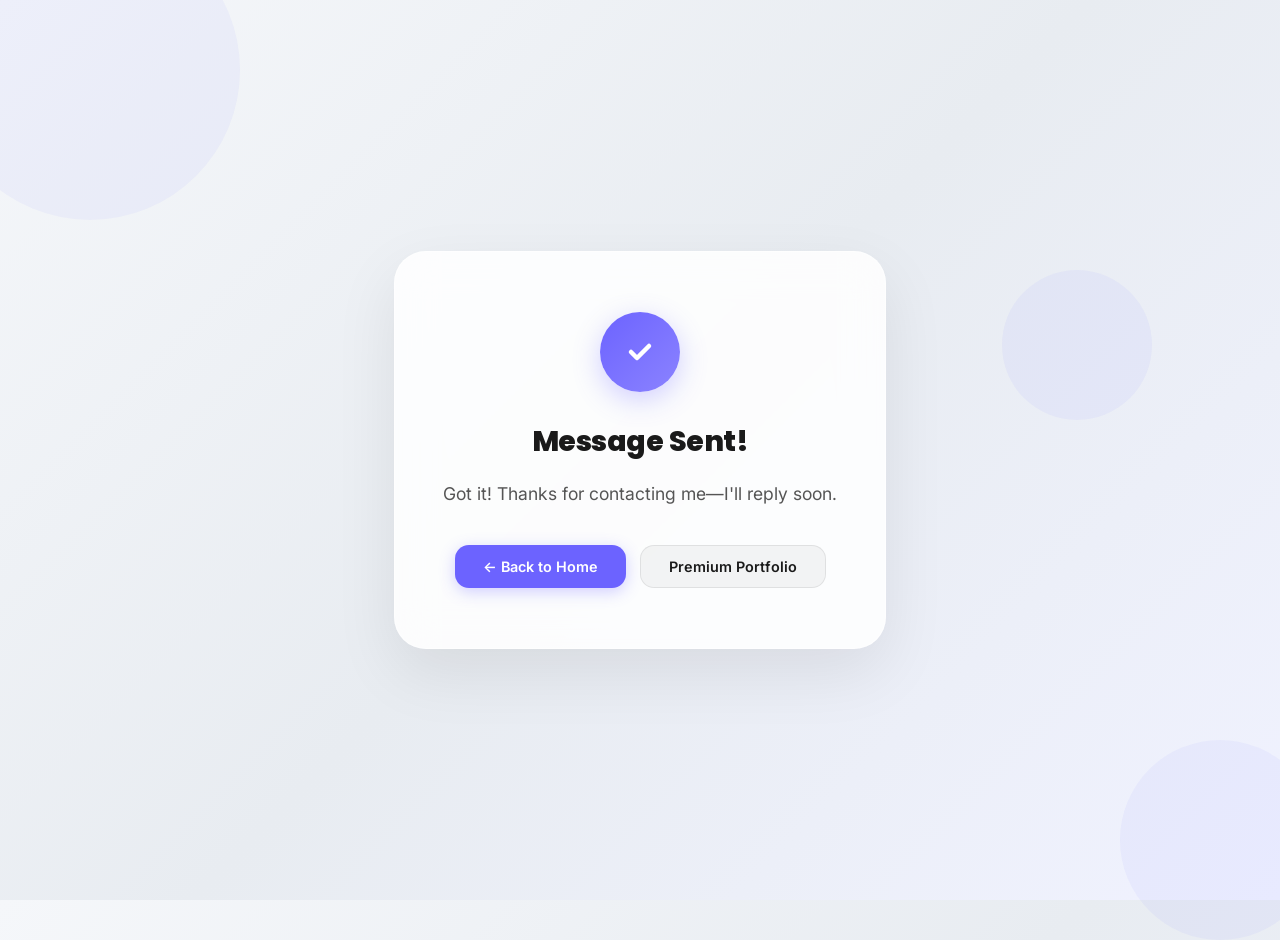
<file: thanks.html>
<!DOCTYPE html>
<html lang="en">
<head>
  <meta charset="UTF-8">
  <meta name="viewport" content="width=device-width, initial-scale=1.0">
  <title>Message Sent | Abhishek Abraham T A</title>
  <link rel="preconnect" href="https://fonts.googleapis.com">
  <link rel="preconnect" href="https://fonts.gstatic.com" crossorigin>
  <link href="https://fonts.googleapis.com/css2?family=Poppins:wght@400;600;700;800&family=Inter:wght@400;500;600&display=swap" rel="stylesheet">
  <style>
    *, *::before, *::after { margin: 0; padding: 0; box-sizing: border-box; }
    html { font-size: 16px; }
    body {
      font-family: 'Inter', -apple-system, BlinkMacSystemFont, sans-serif;
      min-height: 100vh;
      display: flex;
      align-items: center;
      justify-content: center;
      background: linear-gradient(135deg, #f5f7fa 0%, #e8ecf1 50%, #f0f2ff 100%);
      color: #1a1a1a;
      overflow: hidden;
      position: relative;
    }

    /* Floating background shapes */
    .bg-shape {
      position: absolute;
      border-radius: 50%;
      opacity: 0.06;
      background: #6c63ff;
      animation: float-drift 20s ease-in-out infinite;
    }
    .bg-shape-1 { width: 300px; height: 300px; top: -80px; left: -60px; }
    .bg-shape-2 { width: 200px; height: 200px; bottom: -40px; right: -40px; animation-delay: 5s; animation-direction: reverse; }
    .bg-shape-3 { width: 150px; height: 150px; top: 30%; right: 10%; animation-delay: 10s; }
    @keyframes float-drift {
      0%, 100% { transform: translate(0, 0); }
      25% { transform: translate(20px, -20px); }
      50% { transform: translate(-15px, 15px); }
      75% { transform: translate(10px, 5px); }
    }

    /* Main card */
    .thank-you-card {
      text-align: center;
      max-width: 520px;
      padding: 60px 48px;
      background: rgba(255, 255, 255, 0.85);
      backdrop-filter: blur(20px);
      -webkit-backdrop-filter: blur(20px);
      border: 1px solid rgba(255, 255, 255, 0.5);
      border-radius: 32px;
      box-shadow: 0 24px 64px rgba(0, 0, 0, 0.08);
      position: relative;
      z-index: 2;
      opacity: 0;
      transform: translateY(30px) scale(0.96);
      animation: card-appear 0.8s ease 0.2s forwards;
    }
    @keyframes card-appear {
      to { opacity: 1; transform: translateY(0) scale(1); }
    }

    /* Checkmark */
    .check-circle {
      width: 80px;
      height: 80px;
      border-radius: 50%;
      background: linear-gradient(135deg, #6c63ff, #8b83ff);
      display: flex;
      align-items: center;
      justify-content: center;
      margin: 0 auto 28px;
      box-shadow: 0 8px 28px rgba(108, 99, 255, 0.3);
      opacity: 0;
      transform: scale(0);
      animation: pop-in 0.5s cubic-bezier(0.175, 0.885, 0.32, 1.275) 0.6s forwards;
    }
    @keyframes pop-in {
      to { opacity: 1; transform: scale(1); }
    }
    .check-circle svg {
      width: 36px;
      height: 36px;
      stroke: #fff;
      stroke-width: 3;
      fill: none;
      stroke-linecap: round;
      stroke-linejoin: round;
      stroke-dasharray: 50;
      stroke-dashoffset: 50;
      animation: draw-check 0.6s ease 1s forwards;
    }
    @keyframes draw-check {
      to { stroke-dashoffset: 0; }
    }

    .thank-you-card h1 {
      font-family: 'Poppins', sans-serif;
      font-size: 1.8rem;
      font-weight: 800;
      color: #1a1a1a;
      margin-bottom: 16px;
      letter-spacing: -0.5px;
      opacity: 0;
      animation: fade-in-up 0.6s ease 0.8s forwards;
    }
    .thank-you-card p {
      font-size: 1.1rem;
      color: #555;
      line-height: 1.7;
      margin-bottom: 36px;
      opacity: 0;
      animation: fade-in-up 0.6s ease 1s forwards;
    }
    @keyframes fade-in-up {
      from { opacity: 0; transform: translateY(16px); }
      to { opacity: 1; transform: translateY(0); }
    }

    .back-links {
      display: flex;
      gap: 14px;
      justify-content: center;
      flex-wrap: wrap;
      opacity: 0;
      animation: fade-in-up 0.6s ease 1.2s forwards;
    }
    .back-link {
      display: inline-flex;
      align-items: center;
      gap: 6px;
      padding: 12px 28px;
      border-radius: 14px;
      font-size: 0.9rem;
      font-weight: 600;
      transition: all 0.3s ease;
      text-decoration: none;
    }
    .back-link-primary {
      background: #6c63ff;
      color: #fff;
      box-shadow: 0 4px 16px rgba(108, 99, 255, 0.3);
    }
    .back-link-primary:hover {
      background: #5a52e0;
      transform: translateY(-2px);
      box-shadow: 0 8px 24px rgba(108, 99, 255, 0.35);
    }
    .back-link-secondary {
      background: rgba(0, 0, 0, 0.04);
      color: #1a1a1a;
      border: 1px solid rgba(0, 0, 0, 0.08);
    }
    .back-link-secondary:hover {
      border-color: #6c63ff;
      color: #6c63ff;
      transform: translateY(-2px);
    }

    @media (max-width: 560px) {
      .thank-you-card { margin: 20px; padding: 40px 28px; }
      .thank-you-card h1 { font-size: 1.4rem; }
      .thank-you-card p { font-size: 1rem; }
      .back-links { flex-direction: column; }
      .back-link { justify-content: center; }
    }
  </style>
</head>
<body>
  <div class="bg-shape bg-shape-1"></div>
  <div class="bg-shape bg-shape-2"></div>
  <div class="bg-shape bg-shape-3"></div>

  <div class="thank-you-card">
    <div class="check-circle">
      <svg viewBox="0 0 24 24"><polyline points="6 12 10 16 18 8"></polyline></svg>
    </div>
    <h1>Message Sent!</h1>
    <p>Got it! Thanks for contacting me&mdash;I'll reply soon.</p>
    <div class="back-links">
      <a href="index.html" class="back-link back-link-primary">&larr; Back to Home</a>
      <a href="premium.html" class="back-link back-link-secondary">Premium Portfolio</a>
    </div>
  </div>
</body>
</html>
</file>
<file: assets/css/animations.css>
/* ===== Keyframe Animations ===== */

/* Glowing pulse for the pink profile box */
@keyframes glow-pulse {
  0%, 100% {
    box-shadow: 0 0 15px rgba(255, 105, 180, 0.4),
                0 0 30px rgba(255, 105, 180, 0.2);
  }
  50% {
    box-shadow: 0 0 25px rgba(255, 105, 180, 0.8),
                0 0 50px rgba(255, 105, 180, 0.4),
                0 0 80px rgba(255, 105, 180, 0.2);
  }
}

/* Slide-in from left */
@keyframes slide-in-left {
  0% {
    opacity: 0;
    transform: translateX(-80px);
  }
  100% {
    opacity: 1;
    transform: translateX(0);
  }
}

/* Slide-in from right */
@keyframes slide-in-right {
  0% {
    opacity: 0;
    transform: translateX(80px);
  }
  100% {
    opacity: 1;
    transform: translateX(0);
  }
}

/* Fade-in up */
@keyframes fade-in-up {
  0% {
    opacity: 0;
    transform: translateY(40px);
  }
  100% {
    opacity: 1;
    transform: translateY(0);
  }
}

/* Floating effect */
@keyframes float {
  0%, 100% {
    transform: translateY(0);
  }
  50% {
    transform: translateY(-12px);
  }
}

/* Sparkle / twinkle */
@keyframes twinkle {
  0%, 100% {
    opacity: 0;
    transform: scale(0);
  }
  50% {
    opacity: 1;
    transform: scale(1);
  }
}

/* Gradient text shimmer */
@keyframes shimmer {
  0% {
    background-position: -200% center;
  }
  100% {
    background-position: 200% center;
  }
}

/* Rotating border */
@keyframes rotate-border {
  0% {
    transform: rotate(0deg);
  }
  100% {
    transform: rotate(360deg);
  }
}

/* Particle drift */
@keyframes drift {
  0% {
    transform: translate(0, 0) scale(1);
    opacity: 0;
  }
  10% {
    opacity: 1;
  }
  90% {
    opacity: 1;
  }
  100% {
    transform: translate(var(--dx), var(--dy)) scale(0);
    opacity: 0;
  }
}

/* Typing cursor blink */
@keyframes blink-cursor {
  0%, 100% { opacity: 1; }
  50% { opacity: 0; }
}

/* Card popup — bouncy entrance */
@keyframes card-popup {
  0% {
    opacity: 0;
    transform: translateY(50px) scale(0.3) rotate(-5deg);
  }
  50% {
    opacity: 1;
    transform: translateY(-10px) scale(1.08) rotate(1deg);
  }
  70% {
    transform: translateY(5px) scale(0.96) rotate(-0.5deg);
  }
  100% {
    opacity: 1;
    transform: translateY(0) scale(1) rotate(0deg);
  }
}

/* Scale pop */
@keyframes scale-pop {
  0% {
    transform: scale(0.5);
    opacity: 0;
  }
  70% {
    transform: scale(1.08);
  }
  100% {
    transform: scale(1);
    opacity: 1;
  }
}
</file>
<file: assets/css/particles.css>
/* ===== Particle / Sparkle Background ===== */

.particles-container {
  position: fixed;
  top: 0;
  left: 0;
  width: 100%;
  height: 100%;
  pointer-events: none;
  z-index: 0;
  overflow: hidden;
}

.particle {
  position: absolute;
  border-radius: 50%;
  background: radial-gradient(circle, rgba(255, 105, 180, 0.9), transparent 70%);
  animation: drift var(--duration) ease-in-out infinite;
  animation-delay: var(--delay);
}

.sparkle {
  position: absolute;
  width: 4px;
  height: 4px;
  background: #fff;
  border-radius: 50%;
  animation: twinkle var(--duration) ease-in-out infinite;
  animation-delay: var(--delay);
  box-shadow: 0 0 6px 2px rgba(255, 255, 255, 0.4);
}

/* Gradient mesh background overlay */
.gradient-mesh {
  position: fixed;
  top: 0;
  left: 0;
  width: 100%;
  height: 100%;
  z-index: -1;
  background:
    radial-gradient(ellipse at 10% 20%, rgba(255, 20, 147, 0.08) 0%, transparent 50%),
    radial-gradient(ellipse at 90% 80%, rgba(255, 105, 180, 0.06) 0%, transparent 50%),
    radial-gradient(ellipse at 50% 50%, rgba(138, 43, 226, 0.04) 0%, transparent 60%);
}
</file>
<file: assets/css/layout.css>
/* ===== Page Layout ===== */

.page-wrapper {
  position: relative;
  min-height: 100vh;
  padding: 40px;
}

/* ===== Hero Section (Profile + Info) ===== */
.hero {
  display: flex;
  align-items: center;
  gap: 50px;
  padding: 40px 0;
  min-height: 60vh;
  animation: fade-in-up 1s ease-out;
  flex-direction: row-reverse;
}

/* Pink profile box - right middle, round */
.profile-box {
  flex-shrink: 0;
  width: 320px;
  height: 320px;
  background: linear-gradient(135deg, #ff69b4, #ff1493, #ff69b4);
  border-radius: 50%;
  padding: 12px;
  animation: glow-pulse 3s ease-in-out infinite, slide-in-right 1s ease-out;
  position: relative;
  overflow: hidden;
}

.profile-box::before {
  content: '';
  position: absolute;
  top: -50%;
  left: -50%;
  width: 200%;
  height: 200%;
  background: conic-gradient(
    transparent,
    rgba(255, 255, 255, 0.15),
    transparent 30%
  );
  animation: rotate-border 4s linear infinite;
}

.profile-box img {
  width: 100%;
  height: 100%;
  object-fit: cover;
  border-radius: 50%;
  position: relative;
  z-index: 1;
}

/* Info section to the left of profile */
.info-section {
  flex: 1;
  padding-top: 10px;
  animation: slide-in-left 1s ease-out;
}

.info-section .name {
  font-size: 4.2rem;
  font-weight: 800;
  color: #fff;
  letter-spacing: 2px;
  line-height: 1.15;
  margin-bottom: 18px;
  background: linear-gradient(
    90deg,
    #fff 0%,
    #ff69b4 25%,
    #fff 50%,
    #ff69b4 75%,
    #fff 100%
  );
  background-size: 200% auto;
  -webkit-background-clip: text;
  -webkit-text-fill-color: transparent;
  background-clip: text;
  animation: shimmer 4s linear infinite;
}

.info-section .bio {
  font-size: 1.5rem;
  font-weight: 400;
  color: #fff;
  line-height: 1.7;
  max-width: 600px;
  opacity: 0;
  animation: fade-in-up 1s ease-out 0.5s forwards;
}

/* ===== Hobby Box ===== */
.hobby-section {
  margin-top: 50px;
  opacity: 0;
  animation: scale-pop 0.8s ease-out 1s forwards;
}

.hobby-box {
  display: inline-block;
  background: linear-gradient(135deg, rgba(255, 105, 180, 0.15), rgba(255, 20, 147, 0.08));
  border: 1px solid rgba(255, 105, 180, 0.35);
  border-radius: 16px;
  padding: 24px 36px;
  position: relative;
  overflow: hidden;
  transition: transform 0.3s ease, box-shadow 0.3s ease;
}

.hobby-box:hover {
  transform: translateY(-4px);
  box-shadow: 0 8px 30px rgba(255, 105, 180, 0.25);
}

.hobby-box::after {
  content: '';
  position: absolute;
  top: 0;
  left: -100%;
  width: 100%;
  height: 100%;
  background: linear-gradient(
    90deg,
    transparent,
    rgba(255, 255, 255, 0.05),
    transparent
  );
  transition: left 0.6s ease;
}

.hobby-box:hover::after {
  left: 100%;
}

.hobby-box .hobby-label {
  font-size: 1.4rem;
  font-weight: 700;
  color: #ff69b4;
  text-transform: uppercase;
  letter-spacing: 3px;
  margin-bottom: 10px;
}

.hobby-box .hobby-text {
  font-size: 1.1rem;
  font-weight: 300;
  color: #fff;
  letter-spacing: 0.5px;
}

/* ===== Navigation Link Cards ===== */
.about-link-section {
  display: flex;
  gap: 18px;
  flex-wrap: wrap;
  margin-top: 40px;
  padding: 10px 0;
}

.about-link-box {
  display: flex;
  align-items: center;
  gap: 14px;
  padding: 20px 28px;
  border-radius: 18px;
  border: 1px solid rgba(255, 105, 180, 0.25);
  background: linear-gradient(135deg, rgba(255, 105, 180, 0.1), rgba(255, 20, 147, 0.05));
  text-decoration: none;
  color: #fff;
  position: relative;
  overflow: hidden;
  cursor: pointer;
  backdrop-filter: blur(12px);
  transition: transform 0.4s cubic-bezier(0.175, 0.885, 0.32, 1.275),
              box-shadow 0.4s ease,
              border-color 0.3s ease;
  opacity: 0;
  animation: card-popup 0.6s cubic-bezier(0.175, 0.885, 0.32, 1.275) forwards;
}

.about-link-box:nth-child(1) { animation-delay: 0.8s; }
.about-link-box:nth-child(2) { animation-delay: 1.0s; }
.about-link-box:nth-child(3) { animation-delay: 1.2s; }
.about-link-box:nth-child(4) { animation-delay: 1.4s; }

.about-link-box:hover {
  transform: translateY(-8px) scale(1.03);
  box-shadow:
    0 12px 40px rgba(255, 105, 180, 0.25),
    0 0 20px rgba(255, 105, 180, 0.1);
  border-color: rgba(255, 105, 180, 0.6);
}

.about-link-box:active {
  transform: translateY(-2px) scale(0.98);
  transition-duration: 0.1s;
}

/* Shine sweep on hover */
.about-link-box::before {
  content: '';
  position: absolute;
  top: 0;
  left: -100%;
  width: 100%;
  height: 100%;
  background: linear-gradient(
    90deg,
    transparent,
    rgba(255, 255, 255, 0.08),
    rgba(255, 255, 255, 0.12),
    transparent
  );
  transition: left 0.6s ease;
  z-index: 1;
}

.about-link-box:hover::before {
  left: 100%;
}

/* Glowing bottom border accent */
.about-link-box::after {
  content: '';
  position: absolute;
  bottom: 0;
  left: 50%;
  width: 0;
  height: 2px;
  background: linear-gradient(90deg, #ff69b4, #ff1493);
  transition: width 0.4s ease, left 0.4s ease;
  border-radius: 2px;
}

.about-link-box:hover::after {
  width: 80%;
  left: 10%;
}

.about-link-icon {
  font-size: 2rem;
  flex-shrink: 0;
  transition: transform 0.4s cubic-bezier(0.175, 0.885, 0.32, 1.275);
  filter: drop-shadow(0 0 4px rgba(255, 105, 180, 0.3));
}

.about-link-box:hover .about-link-icon {
  transform: scale(1.25) rotate(-8deg);
  filter: drop-shadow(0 0 10px rgba(255, 105, 180, 0.6));
}

.about-link-content {
  display: flex;
  flex-direction: column;
  gap: 4px;
}

.about-link-title {
  font-size: 1.1rem;
  font-weight: 700;
  color: #ff69b4;
  letter-spacing: 0.5px;
  transition: text-shadow 0.3s ease;
}

.about-link-box:hover .about-link-title {
  text-shadow: 0 0 12px currentColor;
}

.about-link-subtitle {
  font-size: 0.82rem;
  color: rgba(255, 255, 255, 0.5);
  font-weight: 400;
  transition: color 0.3s ease;
}

.about-link-box:hover .about-link-subtitle {
  color: rgba(255, 255, 255, 0.8);
}

/* Per-card color variants */
.about-link-box.card-portfolio {
  border-color: rgba(0, 113, 227, 0.25);
  background: linear-gradient(135deg, rgba(0, 113, 227, 0.1), rgba(90, 200, 250, 0.05));
}
.about-link-box.card-portfolio:hover {
  border-color: rgba(0, 113, 227, 0.6);
  box-shadow: 0 12px 40px rgba(0, 113, 227, 0.2), 0 0 20px rgba(0, 113, 227, 0.1);
}
.about-link-box.card-portfolio::after {
  background: linear-gradient(90deg, #0071e3, #5ac8fa);
}
.about-link-box.card-portfolio .about-link-title { color: #5ac8fa; }
.about-link-box.card-portfolio:hover .about-link-icon {
  filter: drop-shadow(0 0 10px rgba(0, 113, 227, 0.6));
}

.about-link-box.card-premium {
  border-color: rgba(108, 99, 255, 0.25);
  background: linear-gradient(135deg, rgba(108, 99, 255, 0.1), rgba(138, 43, 226, 0.05));
}
.about-link-box.card-premium:hover {
  border-color: rgba(108, 99, 255, 0.6);
  box-shadow: 0 12px 40px rgba(108, 99, 255, 0.2), 0 0 20px rgba(108, 99, 255, 0.1);
}
.about-link-box.card-premium::after {
  background: linear-gradient(90deg, #6c63ff, #8a2be2);
}
.about-link-box.card-premium .about-link-title { color: #a78bfa; }
.about-link-box.card-premium:hover .about-link-icon {
  filter: drop-shadow(0 0 10px rgba(108, 99, 255, 0.6));
}

.about-link-box.card-github {
  border-color: rgba(255, 105, 180, 0.25);
  background: linear-gradient(135deg, rgba(255, 105, 180, 0.1), rgba(255, 20, 147, 0.05));
}
.about-link-box.card-github:hover {
  border-color: rgba(255, 105, 180, 0.6);
  box-shadow: 0 12px 40px rgba(255, 105, 180, 0.25), 0 0 20px rgba(255, 105, 180, 0.1);
}

/* ===== Responsive ===== */
@media (max-width: 768px) {
  .hero {
    flex-direction: column;
    align-items: center;
    text-align: center;
  }

  .profile-box {
    width: 220px;
    height: 220px;
  }

  .info-section .name {
    font-size: 2.5rem;
  }

  .info-section .bio {
    font-size: 1.15rem;
  }

  .page-wrapper {
    padding: 20px;
  }

  .about-link-section {
    flex-direction: column;
    align-items: stretch;
    gap: 12px;
  }

  .about-link-box {
    padding: 16px 20px;
  }

  .about-link-icon {
    font-size: 1.6rem;
  }

  .about-link-title {
    font-size: 1rem;
  }
}
</file>
<file: assets/css/github-main.css>
/* ============================================
   GITHUB PAGE — Dark Theme Base
   ============================================ */

*,
*::before,
*::after {
  margin: 0;
  padding: 0;
  box-sizing: border-box;
}

html {
  scroll-behavior: smooth;
  font-size: 16px;
}

body {
  font-family: 'Poppins', sans-serif;
  background: #000000;
  color: #ffffff;
  min-height: 100vh;
  overflow-x: hidden;
  position: relative;
}

a {
  color: inherit;
  text-decoration: none;
}

#particles {
  position: fixed;
  top: 0;
  left: 0;
  width: 100%;
  height: 100%;
  z-index: 0;
  pointer-events: none;
}

.container {
  position: relative;
  z-index: 1;
  max-width: 1200px;
  margin: 0 auto;
  padding: 0 2rem;
}

/* Back to Home button */
.back-home {
  position: fixed;
  top: 20px;
  left: 20px;
  z-index: 100;
  display: flex;
  align-items: center;
  gap: 6px;
  padding: 8px 16px;
  background: rgba(255, 105, 180, 0.15);
  border: 1px solid rgba(255, 105, 180, 0.3);
  border-radius: 50px;
  color: #ff69b4;
  font-family: 'Poppins', sans-serif;
  font-size: 0.85rem;
  font-weight: 600;
  transition: all 0.3s ease;
  backdrop-filter: blur(10px);
}

.back-home:hover {
  background: rgba(255, 105, 180, 0.3);
  box-shadow: 0 0 20px rgba(255, 105, 180, 0.3);
  transform: translateX(-3px);
}

.back-home svg {
  transition: transform 0.3s ease;
}

.back-home:hover svg {
  transform: translateX(-3px);
}

/* GitHub Corner */
.github-corner {
  position: fixed;
  top: 0;
  right: 0;
  z-index: 100;
  color: #000;
}

.github-corner svg {
  fill: #ff69b4;
  color: #000;
}

.github-corner:hover .octo-arm {
  animation: octocat-wave 560ms ease-in-out;
}

@keyframes octocat-wave {
  0%, 100% { transform: rotate(0); }
  20%, 60% { transform: rotate(-25deg); }
  40%, 80% { transform: rotate(10deg); }
}

/* Hero Section */
.hero {
  min-height: 100vh;
  display: flex;
  align-items: center;
  padding: 4rem 0;
}

.hero-content {
  display: flex;
  align-items: center;
  justify-content: space-between;
  gap: 4rem;
  width: 100%;
}

.hero-text {
  flex: 1;
}

.name {
  font-family: 'Orbitron', sans-serif;
  font-size: 3.5rem;
  font-weight: 900;
  color: #ffffff;
  line-height: 1.1;
  letter-spacing: 2px;
  text-transform: uppercase;
  margin-bottom: 1.5rem;
  position: relative;
}

.bio {
  font-size: 1.25rem;
  font-weight: 300;
  color: #ffffff;
  line-height: 1.8;
  margin-bottom: 2.5rem;
  max-width: 550px;
  border-left: 3px solid #ff69b4;
  padding-left: 1rem;
}

.social-links {
  display: flex;
  gap: 1rem;
  flex-wrap: wrap;
}

.btn {
  display: inline-flex;
  align-items: center;
  gap: 0.5rem;
  padding: 0.85rem 1.8rem;
  border-radius: 50px;
  font-family: 'Poppins', sans-serif;
  font-weight: 600;
  font-size: 0.95rem;
  transition: all 0.3s ease;
  border: 2px solid transparent;
}

.btn .icon {
  width: 20px;
  height: 20px;
}

.btn-github {
  background: linear-gradient(135deg, #ff69b4, #ff1493);
  color: #fff;
  border-color: #ff69b4;
}

.btn-github:hover {
  background: transparent;
  color: #ff69b4;
  box-shadow: 0 0 25px rgba(255, 105, 180, 0.4);
  transform: translateY(-2px);
}

/* Photo Frame with Pink Lines */
.hero-photo {
  flex-shrink: 0;
}

.photo-frame {
  width: 280px;
  height: 320px;
  border: 3px solid #ff69b4;
  border-radius: 16px;
  padding: 8px;
  position: relative;
  background: rgba(255, 105, 180, 0.05);
  overflow: hidden;
  box-shadow:
    0 0 20px rgba(255, 105, 180, 0.2),
    0 0 60px rgba(255, 105, 180, 0.1),
    inset 0 0 20px rgba(255, 105, 180, 0.05);
}

.photo-frame::before,
.photo-frame::after {
  content: '';
  position: absolute;
  width: 40px;
  height: 40px;
  border-color: #ff69b4;
  border-style: solid;
  z-index: 2;
}

.photo-frame::before {
  top: -8px;
  left: -8px;
  border-width: 3px 0 0 3px;
  border-radius: 4px 0 0 0;
}

.photo-frame::after {
  bottom: -8px;
  right: -8px;
  border-width: 0 3px 3px 0;
  border-radius: 0 0 4px 0;
}

.profile-img {
  width: 100%;
  height: 100%;
  object-fit: cover;
  border-radius: 10px;
  display: block;
}

/* GitHub Section */
.github-section {
  padding: 6rem 0;
}

.section-title {
  font-family: 'Orbitron', sans-serif;
  font-size: 2rem;
  font-weight: 700;
  text-align: center;
  margin-bottom: 3rem;
  color: #ffffff;
}

.section-title .accent {
  color: #ff69b4;
}

.github-card {
  background: rgba(255, 255, 255, 0.03);
  border: 1px solid rgba(255, 105, 180, 0.2);
  border-radius: 16px;
  padding: 2rem;
  margin-bottom: 3rem;
  backdrop-filter: blur(10px);
  transition: all 0.3s ease;
}

.github-card:hover {
  border-color: rgba(255, 105, 180, 0.5);
  box-shadow: 0 0 30px rgba(255, 105, 180, 0.1);
}

.card-header {
  display: flex;
  align-items: center;
  gap: 1rem;
  margin-bottom: 1.5rem;
  padding-bottom: 1rem;
  border-bottom: 1px solid rgba(255, 105, 180, 0.15);
}

.card-header .icon {
  width: 32px;
  height: 32px;
  color: #ff69b4;
}

.card-header h3 {
  font-family: 'Orbitron', sans-serif;
  font-size: 1.3rem;
  color: #ff69b4;
}

.stat-grid {
  display: grid;
  grid-template-columns: repeat(3, 1fr);
  gap: 2rem;
  text-align: center;
}

.stat-item {
  display: flex;
  flex-direction: column;
  gap: 0.5rem;
}

.stat-number {
  font-family: 'Orbitron', sans-serif;
  font-size: 2.5rem;
  font-weight: 800;
  color: #ff69b4;
}

.stat-label {
  font-size: 0.9rem;
  color: rgba(255, 255, 255, 0.6);
  text-transform: uppercase;
  letter-spacing: 2px;
  font-weight: 500;
}

/* Repos Section */
.repos-section {
  margin-bottom: 3rem;
}

.repos-title {
  font-family: 'Orbitron', sans-serif;
  font-size: 1rem;
  color: rgba(255, 255, 255, 0.7);
  margin-bottom: 1.5rem;
  text-transform: uppercase;
  letter-spacing: 2px;
}

.repos-grid {
  display: grid;
  grid-template-columns: repeat(auto-fill, minmax(300px, 1fr));
  gap: 1rem;
}

.repo-card {
  background: rgba(255, 255, 255, 0.03);
  border: 1px solid rgba(255, 105, 180, 0.15);
  border-radius: 12px;
  padding: 1.5rem;
  transition: all 0.3s ease;
  display: flex;
  flex-direction: column;
  gap: 0.75rem;
}

.repo-card:hover {
  border-color: #ff69b4;
  transform: translateY(-4px);
  box-shadow: 0 8px 30px rgba(255, 105, 180, 0.15);
}

.repo-name {
  font-weight: 700;
  color: #ff69b4;
  font-size: 1.05rem;
  display: flex;
  align-items: center;
  gap: 0.5rem;
}

.repo-name svg {
  width: 16px;
  height: 16px;
  flex-shrink: 0;
}

.repo-desc {
  font-size: 0.85rem;
  color: rgba(255, 255, 255, 0.5);
  line-height: 1.5;
}

.repo-meta {
  display: flex;
  gap: 1rem;
  font-size: 0.8rem;
  color: rgba(255, 255, 255, 0.4);
  margin-top: auto;
}

.repo-lang {
  display: flex;
  align-items: center;
  gap: 4px;
}

.lang-dot {
  width: 10px;
  height: 10px;
  border-radius: 50%;
  display: inline-block;
}

/* Contribution Graph */
.contribution-graph {
  background: rgba(255, 255, 255, 0.03);
  border: 1px solid rgba(255, 105, 180, 0.2);
  border-radius: 16px;
  padding: 2rem;
}

.graph-title {
  font-family: 'Orbitron', sans-serif;
  font-size: 1rem;
  color: rgba(255, 255, 255, 0.7);
  margin-bottom: 1.5rem;
  text-transform: uppercase;
  letter-spacing: 2px;
}

.graph-grid {
  display: grid;
  grid-template-columns: repeat(52, 1fr);
  grid-template-rows: repeat(7, 1fr);
  gap: 3px;
  margin-bottom: 1rem;
}

.graph-cell {
  aspect-ratio: 1;
  background: #ff69b4;
  border-radius: 2px;
  min-width: 8px;
  min-height: 8px;
  transition: opacity 0.3s ease, transform 0.2s ease;
}

.graph-cell:hover {
  transform: scale(1.8);
  outline: 1px solid #ff69b4;
  outline-offset: 1px;
}

.graph-legend {
  display: flex;
  align-items: center;
  justify-content: flex-end;
  gap: 0.5rem;
  font-size: 0.75rem;
  color: rgba(255, 255, 255, 0.5);
}

.legend-boxes {
  display: flex;
  gap: 3px;
}

.legend-box {
  width: 12px;
  height: 12px;
  background: #ff69b4;
  border-radius: 2px;
}

/* Skills Section */
.skills-section {
  padding: 4rem 0 6rem;
}

.skills-grid {
  display: grid;
  grid-template-columns: repeat(auto-fit, minmax(140px, 1fr));
  gap: 1.5rem;
}

.skill-card {
  background: rgba(255, 255, 255, 0.03);
  border: 1px solid rgba(255, 105, 180, 0.15);
  border-radius: 16px;
  padding: 2rem 1rem;
  text-align: center;
  display: flex;
  flex-direction: column;
  align-items: center;
  gap: 1rem;
  transition: all 0.3s ease;
  cursor: pointer;
  position: relative;
  overflow: hidden;
}

.skill-card:hover {
  transform: translateY(-8px);
  border-color: #ff69b4;
  box-shadow: 0 10px 40px rgba(255, 105, 180, 0.15);
  background: rgba(255, 105, 180, 0.08);
}

.skill-icon {
  width: 48px;
  height: 48px;
}

.skill-icon svg {
  width: 100%;
  height: 100%;
}

.skill-card span {
  font-weight: 600;
  font-size: 0.9rem;
  letter-spacing: 1px;
}

/* Footer */
.footer {
  padding: 3rem 0;
  text-align: center;
  border-top: 1px solid rgba(255, 105, 180, 0.15);
}

.footer-content p {
  color: rgba(255, 255, 255, 0.6);
  font-size: 0.95rem;
}

.footer-content .heart {
  color: #ff69b4;
  font-size: 1.1rem;
}

.footer-sub {
  margin-top: 0.5rem;
  font-size: 0.8rem !important;
  color: rgba(255, 255, 255, 0.3) !important;
  letter-spacing: 2px;
  text-transform: uppercase;
}

/* Scrollbar */
::-webkit-scrollbar { width: 8px; }
::-webkit-scrollbar-track { background: #000; }
::-webkit-scrollbar-thumb { background: #ff69b4; border-radius: 4px; }
::-webkit-scrollbar-thumb:hover { background: #ff1493; }

::selection {
  background: rgba(255, 105, 180, 0.3);
  color: #fff;
}
</file>
<file: assets/css/github-pink.css>
/* ============================================
   GITHUB PAGE — Pink Accent & Glow Effects
   ============================================ */

.name {
  text-shadow:
    0 0 10px rgba(255, 105, 180, 0.3),
    0 0 40px rgba(255, 105, 180, 0.1);
}

.name::after {
  content: '';
  display: block;
  width: 120px;
  height: 4px;
  margin-top: 1rem;
  background: linear-gradient(90deg, #ff69b4, #ff1493, transparent);
  border-radius: 2px;
}

.photo-frame {
  animation: borderGlow 3s ease-in-out infinite alternate;
}

@keyframes borderGlow {
  0% {
    box-shadow:
      0 0 15px rgba(255, 105, 180, 0.15),
      0 0 40px rgba(255, 105, 180, 0.05),
      inset 0 0 15px rgba(255, 105, 180, 0.03);
  }
  100% {
    box-shadow:
      0 0 25px rgba(255, 105, 180, 0.3),
      0 0 80px rgba(255, 105, 180, 0.15),
      inset 0 0 25px rgba(255, 105, 180, 0.08);
  }
}

.photo-frame::before {
  box-shadow: 0 0 8px rgba(255, 105, 180, 0.5);
}

.photo-frame::after {
  box-shadow: 0 0 8px rgba(255, 105, 180, 0.5);
}

.stat-number {
  text-shadow: 0 0 20px rgba(255, 105, 180, 0.4);
}

.section-title .accent {
  text-shadow: 0 0 15px rgba(255, 105, 180, 0.5);
}

.btn-github:hover {
  text-shadow: 0 0 15px rgba(255, 105, 180, 0.6);
}

.hero-photo {
  position: relative;
}

.hero-photo::before {
  content: '';
  position: absolute;
  top: -15px;
  left: -15px;
  right: -15px;
  bottom: -15px;
  border: 1px solid rgba(255, 105, 180, 0.1);
  border-radius: 22px;
  animation: pulseRing 4s ease-in-out infinite;
}

@keyframes pulseRing {
  0%, 100% { opacity: 0; transform: scale(0.98); }
  50% { opacity: 1; transform: scale(1); }
}

.hero::before {
  content: '';
  position: absolute;
  top: 0;
  left: 0;
  width: 100%;
  height: 100%;
  background:
    radial-gradient(ellipse at 20% 50%, rgba(255, 105, 180, 0.06) 0%, transparent 60%),
    radial-gradient(ellipse at 80% 30%, rgba(255, 20, 147, 0.04) 0%, transparent 50%);
  pointer-events: none;
  z-index: -1;
}

.heart {
  text-shadow: 0 0 10px rgba(255, 105, 180, 0.6);
  animation: heartbeat 1.5s ease-in-out infinite;
}

@keyframes heartbeat {
  0%, 100% { transform: scale(1); }
  15% { transform: scale(1.15); }
  30% { transform: scale(1); }
  45% { transform: scale(1.1); }
}

a:focus-visible {
  outline: 2px solid #ff69b4;
  outline-offset: 4px;
  border-radius: 4px;
}

.card-header .icon {
  filter: drop-shadow(0 0 6px rgba(255, 105, 180, 0.4));
}
</file>
<file: assets/css/github-animations.css>
/* ============================================
   GITHUB PAGE — Animations
   ============================================ */

/* Fade-in on scroll */
.hero-text,
.hero-photo,
.github-card,
.contribution-graph,
.repos-section,
.skill-card {
  opacity: 0;
  transform: translateY(30px);
  transition: opacity 0.8s ease, transform 0.8s ease;
}

.hero-text.visible,
.hero-photo.visible,
.github-card.visible,
.contribution-graph.visible,
.repos-section.visible,
.skill-card.visible {
  opacity: 1;
  transform: translateY(0);
}

.skill-card:nth-child(1) { transition-delay: 0.05s; }
.skill-card:nth-child(2) { transition-delay: 0.1s; }
.skill-card:nth-child(3) { transition-delay: 0.15s; }
.skill-card:nth-child(4) { transition-delay: 0.2s; }
.skill-card:nth-child(5) { transition-delay: 0.25s; }
.skill-card:nth-child(6) { transition-delay: 0.3s; }

/* Glitch Effect */
.glitch {
  position: relative;
}

.glitch::before,
.glitch::after {
  content: attr(data-text);
  position: absolute;
  top: 0;
  left: 0;
  width: 100%;
  height: 100%;
  opacity: 0.8;
}

.glitch::before {
  color: #ff69b4;
  z-index: -1;
  animation: glitch-1 3s infinite linear alternate-reverse;
}

.glitch::after {
  color: #00ffff;
  z-index: -2;
  animation: glitch-2 2s infinite linear alternate-reverse;
}

@keyframes glitch-1 {
  0% { clip-path: inset(40% 0 61% 0); transform: translate(-2px, 2px); }
  10% { clip-path: inset(92% 0 1% 0); transform: translate(1px, -1px); }
  20% { clip-path: inset(43% 0 1% 0); transform: translate(-1px, 2px); }
  30% { clip-path: inset(25% 0 58% 0); transform: translate(2px, 1px); }
  40% { clip-path: inset(54% 0 7% 0); transform: translate(-2px, -1px); }
  50% { clip-path: inset(10% 0 85% 0); transform: translate(1px, 2px); }
  60% { clip-path: inset(72% 0 10% 0); transform: translate(-1px, -2px); }
  70% { clip-path: inset(31% 0 43% 0); transform: translate(2px, -1px); }
  80% { clip-path: inset(87% 0 5% 0); transform: translate(-2px, 1px); }
  90% { clip-path: inset(15% 0 60% 0); transform: translate(1px, -2px); }
  100% { clip-path: inset(67% 0 20% 0); transform: translate(-1px, 1px); }
}

@keyframes glitch-2 {
  0% { clip-path: inset(65% 0 13% 0); transform: translate(2px, -1px); }
  10% { clip-path: inset(15% 0 72% 0); transform: translate(-1px, 2px); }
  20% { clip-path: inset(48% 0 29% 0); transform: translate(1px, -2px); }
  30% { clip-path: inset(82% 0 8% 0); transform: translate(-2px, 1px); }
  40% { clip-path: inset(5% 0 88% 0); transform: translate(2px, 2px); }
  50% { clip-path: inset(53% 0 30% 0); transform: translate(-1px, -1px); }
  60% { clip-path: inset(18% 0 69% 0); transform: translate(1px, 1px); }
  70% { clip-path: inset(90% 0 2% 0); transform: translate(-2px, -2px); }
  80% { clip-path: inset(35% 0 48% 0); transform: translate(2px, -1px); }
  90% { clip-path: inset(70% 0 15% 0); transform: translate(-1px, 2px); }
  100% { clip-path: inset(22% 0 55% 0); transform: translate(1px, -1px); }
}

/* Floating photo */
.photo-frame {
  animation: float 6s ease-in-out infinite, borderGlow 3s ease-in-out infinite alternate;
}

@keyframes float {
  0%, 100% { transform: translateY(0px); }
  50% { transform: translateY(-12px); }
}

/* Contribution cell pop */
.graph-cell {
  animation: cellPop 0.3s ease backwards;
}

/* GitHub card hover */
.github-card {
  transition: all 0.4s cubic-bezier(0.175, 0.885, 0.32, 1.275);
}

.github-card:hover {
  transform: translateY(-4px);
}

/* Skill icon rotate on hover */
.skill-icon {
  transition: transform 0.3s ease;
}

.skill-card:hover .skill-icon {
  transform: rotateY(360deg);
  transition: transform 0.6s ease;
}

/* Page load */
body {
  animation: pageLoad 0.6s ease;
}

@keyframes pageLoad {
  from { opacity: 0; }
  to { opacity: 1; }
}
</file>
<file: assets/css/github-responsive.css>
/* ============================================
   GITHUB PAGE — Responsive Breakpoints
   ============================================ */

@media (max-width: 900px) {
  .hero-content {
    flex-direction: column;
    text-align: center;
    gap: 3rem;
  }

  .name {
    font-size: 2.8rem;
  }

  .name::after {
    margin-left: auto;
    margin-right: auto;
  }

  .bio {
    border-left: none;
    border-bottom: 3px solid #ff69b4;
    padding-left: 0;
    padding-bottom: 1rem;
    margin-left: auto;
    margin-right: auto;
  }

  .social-links {
    justify-content: center;
  }

  .hero-photo {
    order: -1;
  }

  .stat-grid {
    gap: 1.5rem;
  }

  .stat-number {
    font-size: 2rem;
  }

  .skills-grid {
    grid-template-columns: repeat(3, 1fr);
  }

  .graph-grid {
    grid-template-columns: repeat(26, 1fr);
  }

  .repos-grid {
    grid-template-columns: 1fr;
  }
}

@media (max-width: 600px) {
  html {
    font-size: 14px;
  }

  .container {
    padding: 0 1rem;
  }

  .name {
    font-size: 2rem;
  }

  .bio {
    font-size: 1.1rem;
  }

  .photo-frame {
    width: 220px;
    height: 260px;
  }

  .stat-grid {
    grid-template-columns: 1fr;
    gap: 1.5rem;
  }

  .stat-number {
    font-size: 1.8rem;
  }

  .skills-grid {
    grid-template-columns: repeat(2, 1fr);
    gap: 1rem;
  }

  .skill-card {
    padding: 1.5rem 0.75rem;
  }

  .section-title {
    font-size: 1.5rem;
  }

  .github-section,
  .skills-section {
    padding: 3rem 0;
  }

  .graph-grid {
    grid-template-columns: repeat(13, 1fr);
  }

  .github-corner svg {
    width: 60px;
    height: 60px;
  }

  .back-home {
    top: 12px;
    left: 12px;
    padding: 6px 12px;
    font-size: 0.75rem;
  }
}

@media (max-width: 400px) {
  .name {
    font-size: 1.6rem;
    letter-spacing: 1px;
  }

  .bio {
    font-size: 1rem;
  }

  .photo-frame {
    width: 180px;
    height: 220px;
  }

  .btn {
    padding: 0.7rem 1.3rem;
    font-size: 0.85rem;
  }

  .skills-grid {
    grid-template-columns: repeat(2, 1fr);
  }
}

@media (min-width: 1400px) {
  .container {
    max-width: 1300px;
  }

  .name {
    font-size: 4.5rem;
  }

  .bio {
    font-size: 1.4rem;
  }

  .photo-frame {
    width: 340px;
    height: 380px;
  }
}

@media (prefers-reduced-motion: reduce) {
  *,
  *::before,
  *::after {
    animation-duration: 0.01ms !important;
    animation-iteration-count: 1 !important;
    transition-duration: 0.01ms !important;
  }

  .photo-frame {
    animation: none;
  }
}
</file>
